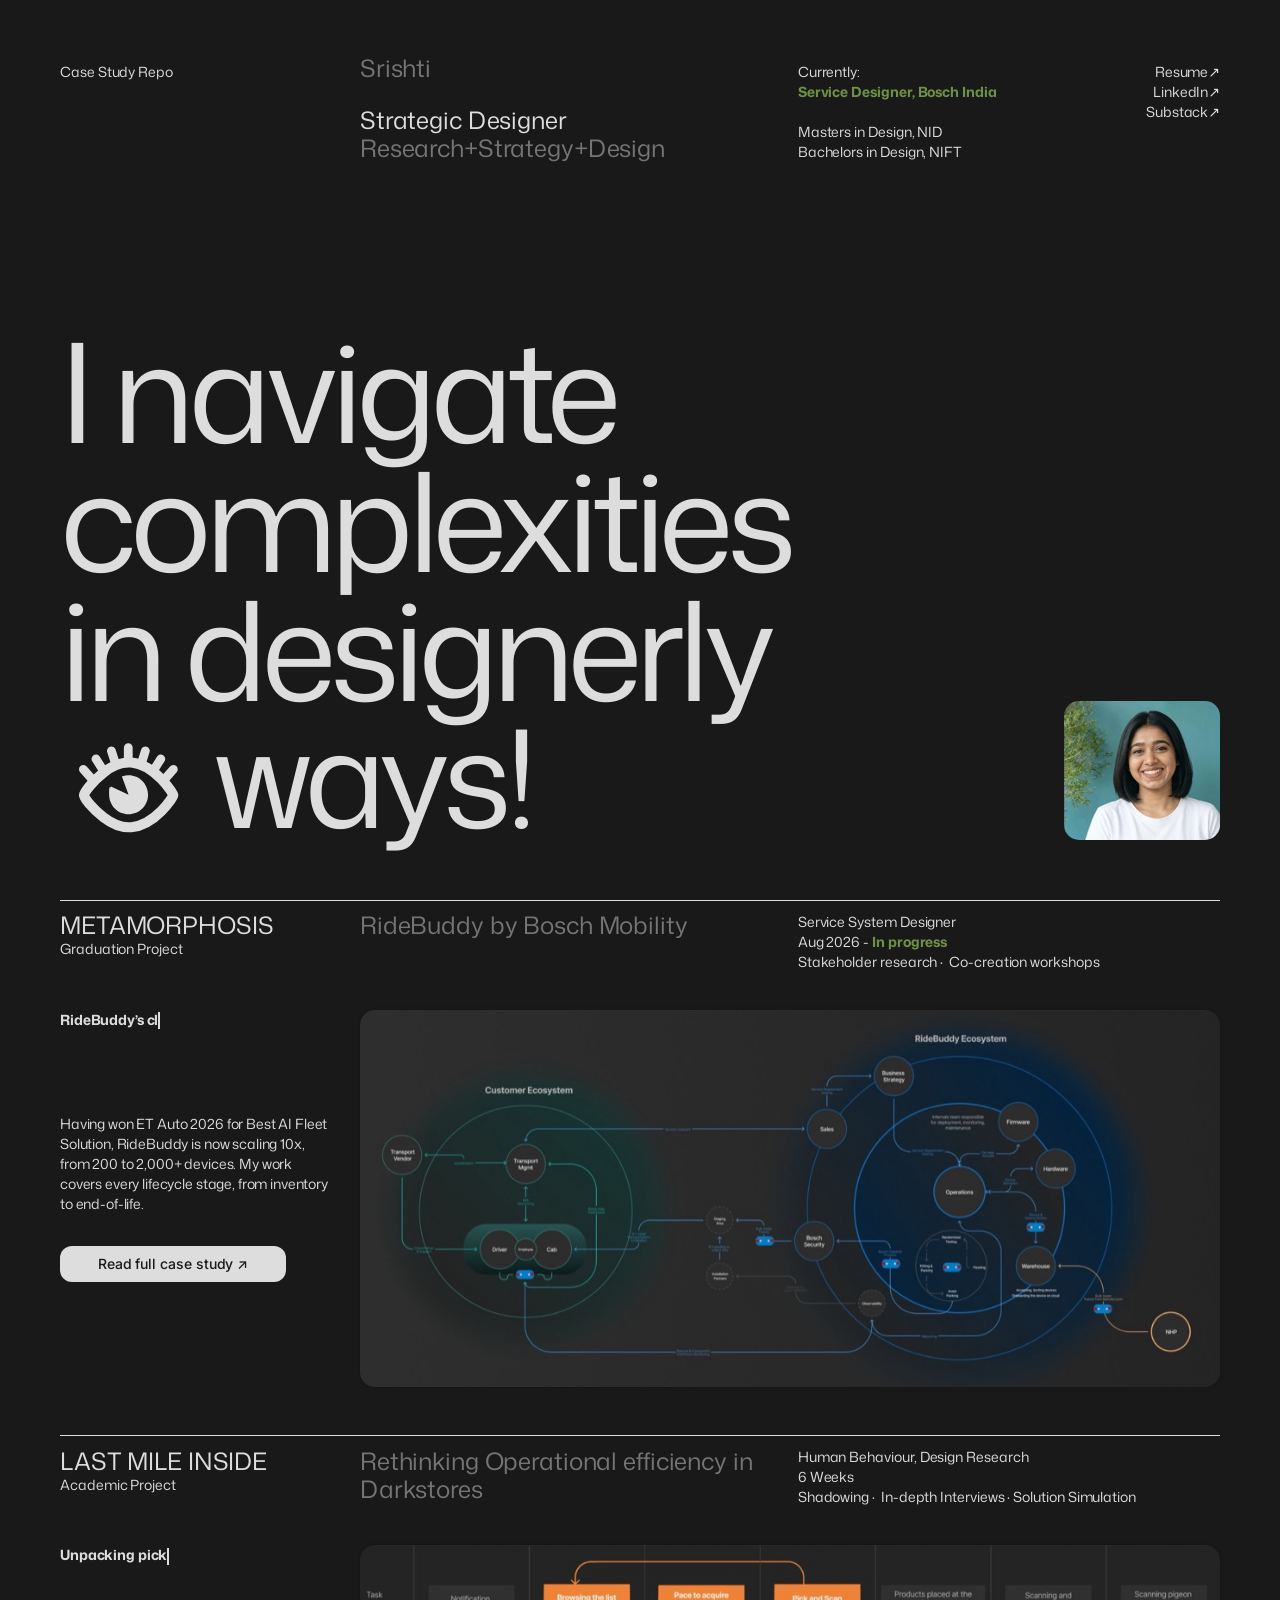
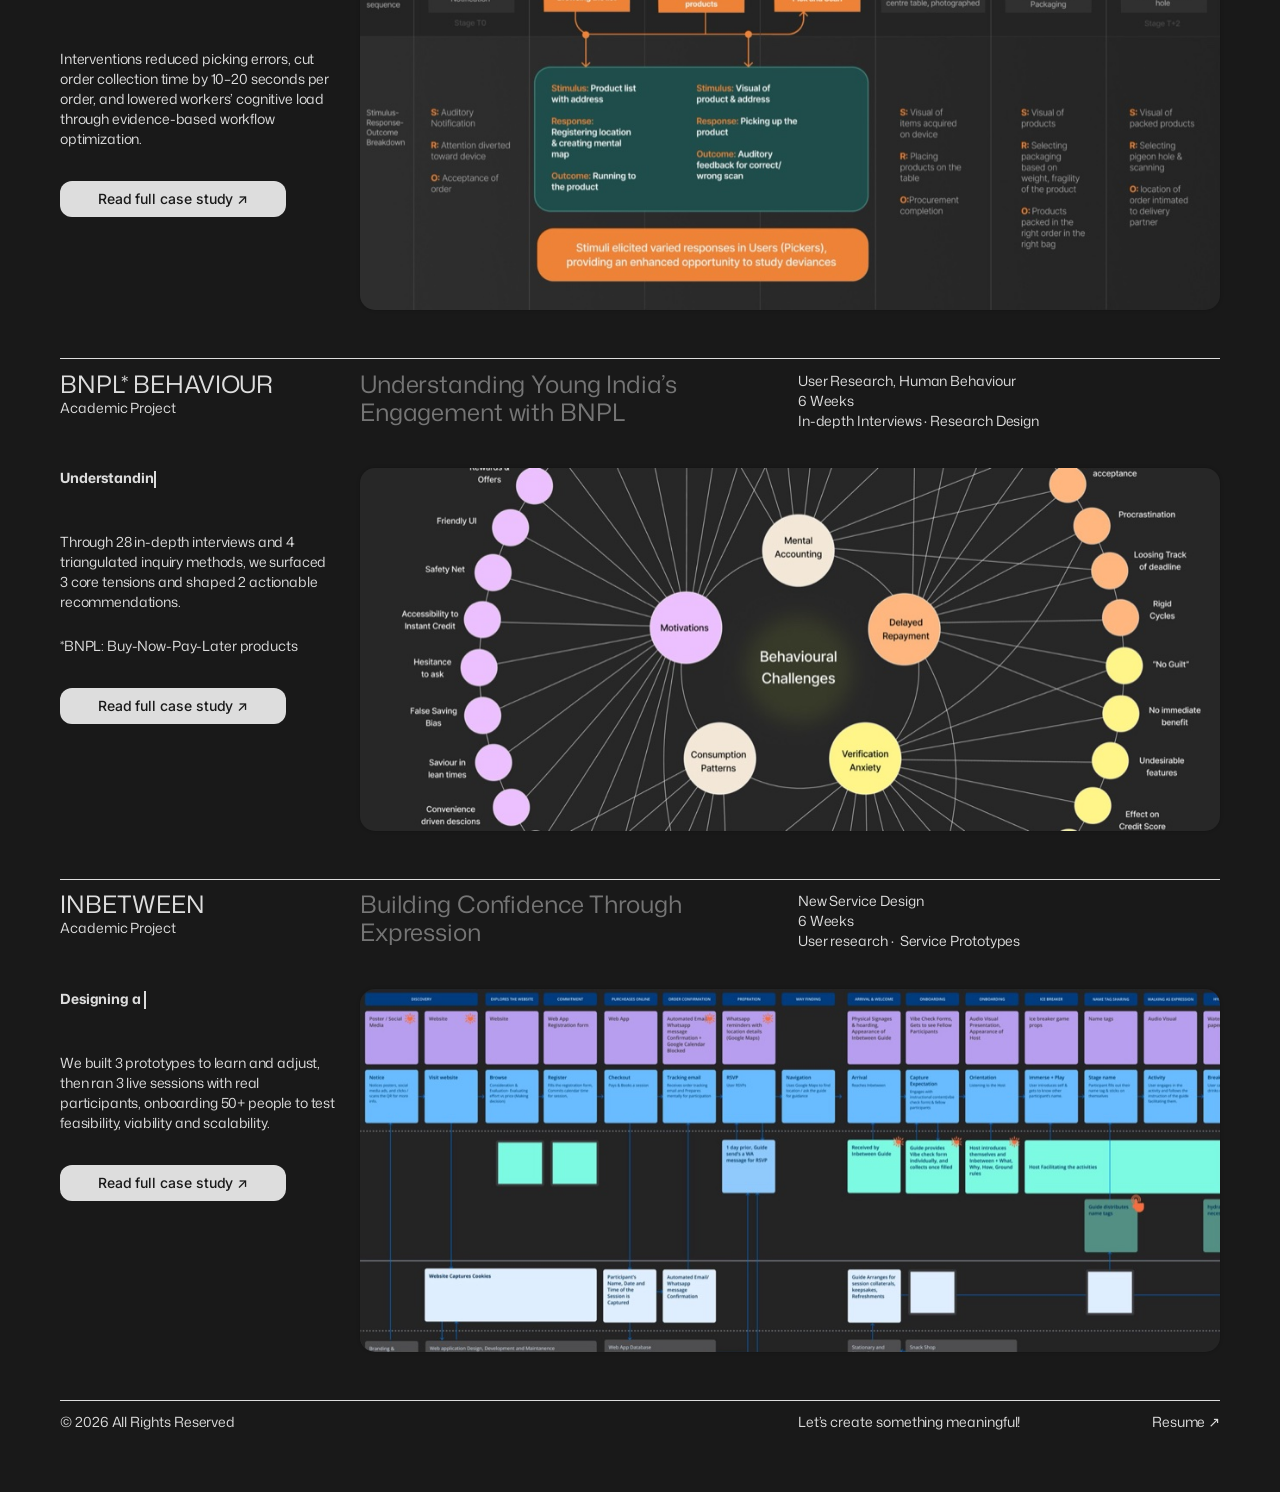
<file: index.html>
<!doctype html>
<html lang="en">
<head>
  <meta charset="utf-8">
  <meta name="viewport" content="width=device-width, initial-scale=1">
  <meta name="color-scheme" content="dark">
  <meta name="theme-color" content="#191919">
  <title>Srishti · Strategic Designer</title>
  <meta name="description" content="Case study repository of Srishti, a strategic designer working across research, strategy and design.">
  <link rel="icon" type="image/png" sizes="32x32" href="assets/icons/favicon-32.png">
  <link rel="icon" type="image/png" sizes="192x192" href="assets/icons/icon-192.png">
  <link rel="apple-touch-icon" href="assets/icons/apple-touch-icon.png">
  <link rel="canonical" href="https://srishtis.work/">
  <meta property="og:type" content="website">
  <meta property="og:url" content="https://srishtis.work/">
  <meta property="og:site_name" content="Srishti · Case Study Repo">
  <meta property="og:title" content="Srishti · Strategic Designer">
  <meta property="og:description" content="Case study repository of Srishti, a strategic designer working across research, strategy and design.">
  <meta property="og:image" content="https://srishtis.work/assets/share/home.jpg">
  <meta property="og:image:width" content="1200">
  <meta property="og:image:height" content="630">
  <meta property="og:image:alt" content="“I navigate complexities in designerly ways!” beside a photo of Srishti">
  <meta name="twitter:card" content="summary_large_image">
  <link rel="preconnect" href="https://fonts.googleapis.com">
  <link rel="preconnect" href="https://fonts.gstatic.com" crossorigin>
  <link rel="stylesheet" href="https://fonts.googleapis.com/css2?family=Mona+Sans:wght@400;700&family=Inter:wght@500&display=swap">
  <link rel="stylesheet" href="styles.css">
</head>
<body>
  <div class="page">
    <!-- Header and hero together fill the browser window -->
    <div class="intro">
      <!-- Figma 53:3513 · Header 1 -->
      <header class="site-header">
        <p class="site-header__repo">Case Study Repo</p>

        <div class="site-header__identity">
          <p class="is-muted">Srishti</p>
          <p class="site-header__role">Strategic Designer</p>
          <p class="is-muted">Research+<wbr>Strategy+<wbr>Design</p>
        </div>

        <div class="site-header__status">
          <p>Currently:</p>
          <p class="site-header__current">Service Designer, Bosch India</p>
          <p class="site-header__education">Masters in Design, NID</p>
          <p>Bachelors in Design, NIFT</p>
        </div>

        <nav class="site-header__links" aria-label="Elsewhere">
          <a href="https://docs.google.com/document/d/1N4HZvbiK7__q2nO2KZzqvmrJiSM6603BOmvfcZcDiYc/edit?usp=sharing" target="_blank" rel="noopener">Resume↗</a>
          <a href="https://www.linkedin.com/in/srishti111/" target="_blank" rel="noopener">LinkedIn↗</a>
          <a href="https://substack.com/@manchalie" target="_blank" rel="noopener">Substack↗</a>
        </nav>
      </header>

      <!-- Figma 53:3520 · Hero -->
      <section class="hero" aria-label="Introduction">
        <h1 class="hero__title">
          I navigate<br>
          complexities<br>
          in designerly<br>
          <span class="hero__last"><img class="hero__eye" src="assets/eye.svg" alt="" width="90" height="80">      ways!</span>
        </h1>

        <!-- Figma 113:10870 -->
        <img class="hero__photo" src="assets/portrait-156.jpg" srcset="assets/portrait-312.jpg 2x, assets/portrait-468.jpg 3x" alt="Portrait of Srishti" width="156" height="139">
      </section>
    </div>

    <main>
      <!-- Figma 53:4417 + 53:4426 · Metamorphosis -->
      <article class="project" aria-labelledby="project-ridebuddy">
        <header class="project__header">
          <div class="project__name">
            <p class="project__codename">METAMORPHOSIS</p>
            <p class="project__kind">Graduation Project</p>
          </div>
          <h2 class="project__title" id="project-ridebuddy">RideBuddy by Bosch Mobility</h2>
          <ul class="project__meta">
            <li>Service System Designer</li>
            <li>Aug 2026 - <strong class="project__status">In progress</strong></li>
            <li>Stakeholder research ·&nbsp; Co-creation workshops</li>
          </ul>
        </header>

        <div class="project__body">
          <div class="project__content">
            <div class="project__text">
              <h3 class="project__lede">RideBuddy’s client growth outpaced the operations behind it. I’m designing the service system that lets this in-cabin safety product scale reliably.</h3>
              <p>Having won ET Auto 2026 for Best AI Fleet Solution, RideBuddy is now scaling 10x, from 200 to 2,000+ devices. My work covers every lifecycle stage, from inventory to end-of-life.</p>
            </div>
            <a class="button" href="metamorphosis.html">Read full case study ↗</a>
          </div>
          <div class="project__media project__media--ridebuddy">
            <img src="assets/ridebuddy-ecosystem-map-dark-1000.jpg" srcset="assets/ridebuddy-ecosystem-map-dark-1000.jpg 1000w, assets/ridebuddy-ecosystem-map-dark.jpg 1967w" sizes="(max-width: 1023px) 100vw, 74vw" alt="RideBuddy service ecosystem map" width="1967" height="863" loading="lazy">
          </div>
        </div>
      </article>

      <!-- Figma 53:4443 + 53:4452 · Last Mile Inside -->
      <article class="project" aria-labelledby="project-darkstores">
        <header class="project__header">
          <div class="project__name">
            <p class="project__codename">LAST MILE INSIDE</p>
            <p class="project__kind">Academic Project</p>
          </div>
          <h2 class="project__title" id="project-darkstores">Rethinking Operational efficiency in Darkstores</h2>
          <ul class="project__meta">
            <li>Human Behaviour, Design Research</li>
            <li>6 Weeks</li>
            <li>Shadowing ·&nbsp; In-depth Interviews · Solution Simulation</li>
          </ul>
        </header>

        <div class="project__body">
          <div class="project__content">
            <div class="project__text">
              <h3 class="project__lede">Unpacking picker workflows in darkstores. Mapping how pickers work under pressure, then fixing what slows them down.</h3>
              <p>Interventions reduced picking errors, cut order collection time by 10–20 seconds per order, and lowered workers’ cognitive load through evidence-based workflow optimization.</p>
            </div>
            <a class="button" href="last-mile-inside.html">Read full case study ↗</a>
          </div>
          <div class="project__media project__media--darkstores">
            <img src="assets/darkstores-sro-breakdown-dark-1000.jpg" srcset="assets/darkstores-sro-breakdown-dark-1000.jpg 1000w, assets/darkstores-sro-breakdown-dark.jpg 1967w" sizes="(max-width: 1023px) 100vw, 74vw" alt="Stimulus–response–outcome breakdown of each step in a darkstore picker’s task" width="1967" height="835" loading="lazy">
          </div>
        </div>
      </article>

      <!-- Figma 53:4468 + 53:4477 · BNPL Behaviour -->
      <article class="project" aria-labelledby="project-bnpl">
        <header class="project__header">
          <div class="project__name">
            <p class="project__codename">BNPL* BEHAVIOUR</p>
            <p class="project__kind">Academic Project</p>
          </div>
          <h2 class="project__title" id="project-bnpl">Understanding Young India’s Engagement with BNPL</h2>
          <ul class="project__meta">
            <li>User Research, Human Behaviour</li>
            <li>6 Weeks</li>
            <li>In-depth Interviews · Research Design</li>
          </ul>
        </header>

        <div class="project__body">
          <div class="project__content">
            <div class="project__text">
              <h3 class="project__lede">Understanding BNPL behavior to design more responsible experiences</h3>
              <p>Through 28 in-depth interviews and 4 triangulated inquiry methods, we surfaced 3 core tensions and shaped 2 actionable recommendations.</p>
              <p>*BNPL: Buy-Now-Pay-Later products</p>
            </div>
            <a class="button" href="bnpl-behaviour.html">Read full case study ↗</a>
          </div>
          <div class="project__media project__media--bnpl">
            <img src="assets/bnpl-behaviour-map-dark-1000.jpg" srcset="assets/bnpl-behaviour-map-dark-1000.jpg 1000w, assets/bnpl-behaviour-map-dark.jpg 1962w" sizes="(max-width: 1023px) 100vw, 74vw" alt="Map of behavioural challenges in BNPL usage" width="1962" height="827" loading="lazy">
          </div>
        </div>
      </article>

      <!-- Figma 61:10512 + 53:4503 · Inbetween -->
      <article class="project" aria-labelledby="project-inbetween">
        <header class="project__header">
          <div class="project__name">
            <p class="project__codename">INBETWEEN</p>
            <p class="project__kind">Academic Project</p>
          </div>
          <h2 class="project__title" id="project-inbetween">Building Confidence Through Expression</h2>
          <ul class="project__meta">
            <li>New Service Design</li>
            <li>6 Weeks</li>
            <li>User research ·&nbsp; Service Prototypes</li>
          </ul>
        </header>

        <div class="project__body">
          <div class="project__content">
            <div class="project__text">
              <h3 class="project__lede">Designing a service for healthy self-expression through co-creation</h3>
              <p>We built 3 prototypes to learn and adjust, then ran 3 live sessions with real participants, onboarding 50+ people to test feasibility, viability and scalability.</p>
            </div>
            <a class="button" href="inbetween.html">Read full case study ↗</a>
          </div>
          <!-- Figma 53:4520: screenshot plus seven blocks drawn over it -->
          <div class="project__media project__media--inbetween">
            <img src="assets/inbetween-service-blueprint-dark-1000.jpg" srcset="assets/inbetween-service-blueprint-dark-1000.jpg 1000w, assets/inbetween-service-blueprint-dark.jpg 1962w" sizes="(max-width: 1023px) 100vw, 74vw" alt="Inbetween service blueprint" width="1962" height="827" loading="lazy">
          </div>
        </div>
      </article>
    </main>

    <!-- Figma 61:10482 · Footer -->
    <footer class="site-footer">
      <p>© 2026 All Rights Reserved</p>
      <p class="site-footer__tagline">Let’s create something meaningful!</p>
      <a class="site-footer__link" href="https://docs.google.com/document/d/1N4HZvbiK7__q2nO2KZzqvmrJiSM6603BOmvfcZcDiYc/edit?usp=sharing" target="_blank" rel="noopener">Resume ↗</a>
      <img class="site-footer__photo" src="assets/portrait-156.jpg" srcset="assets/portrait-312.jpg 2x, assets/portrait-468.jpg 3x" alt="Portrait of Srishti" width="156" height="139" loading="lazy">
    </footer>
  </div>
  <script src="typewriter.js" defer></script>
</body>
</html>
</file>
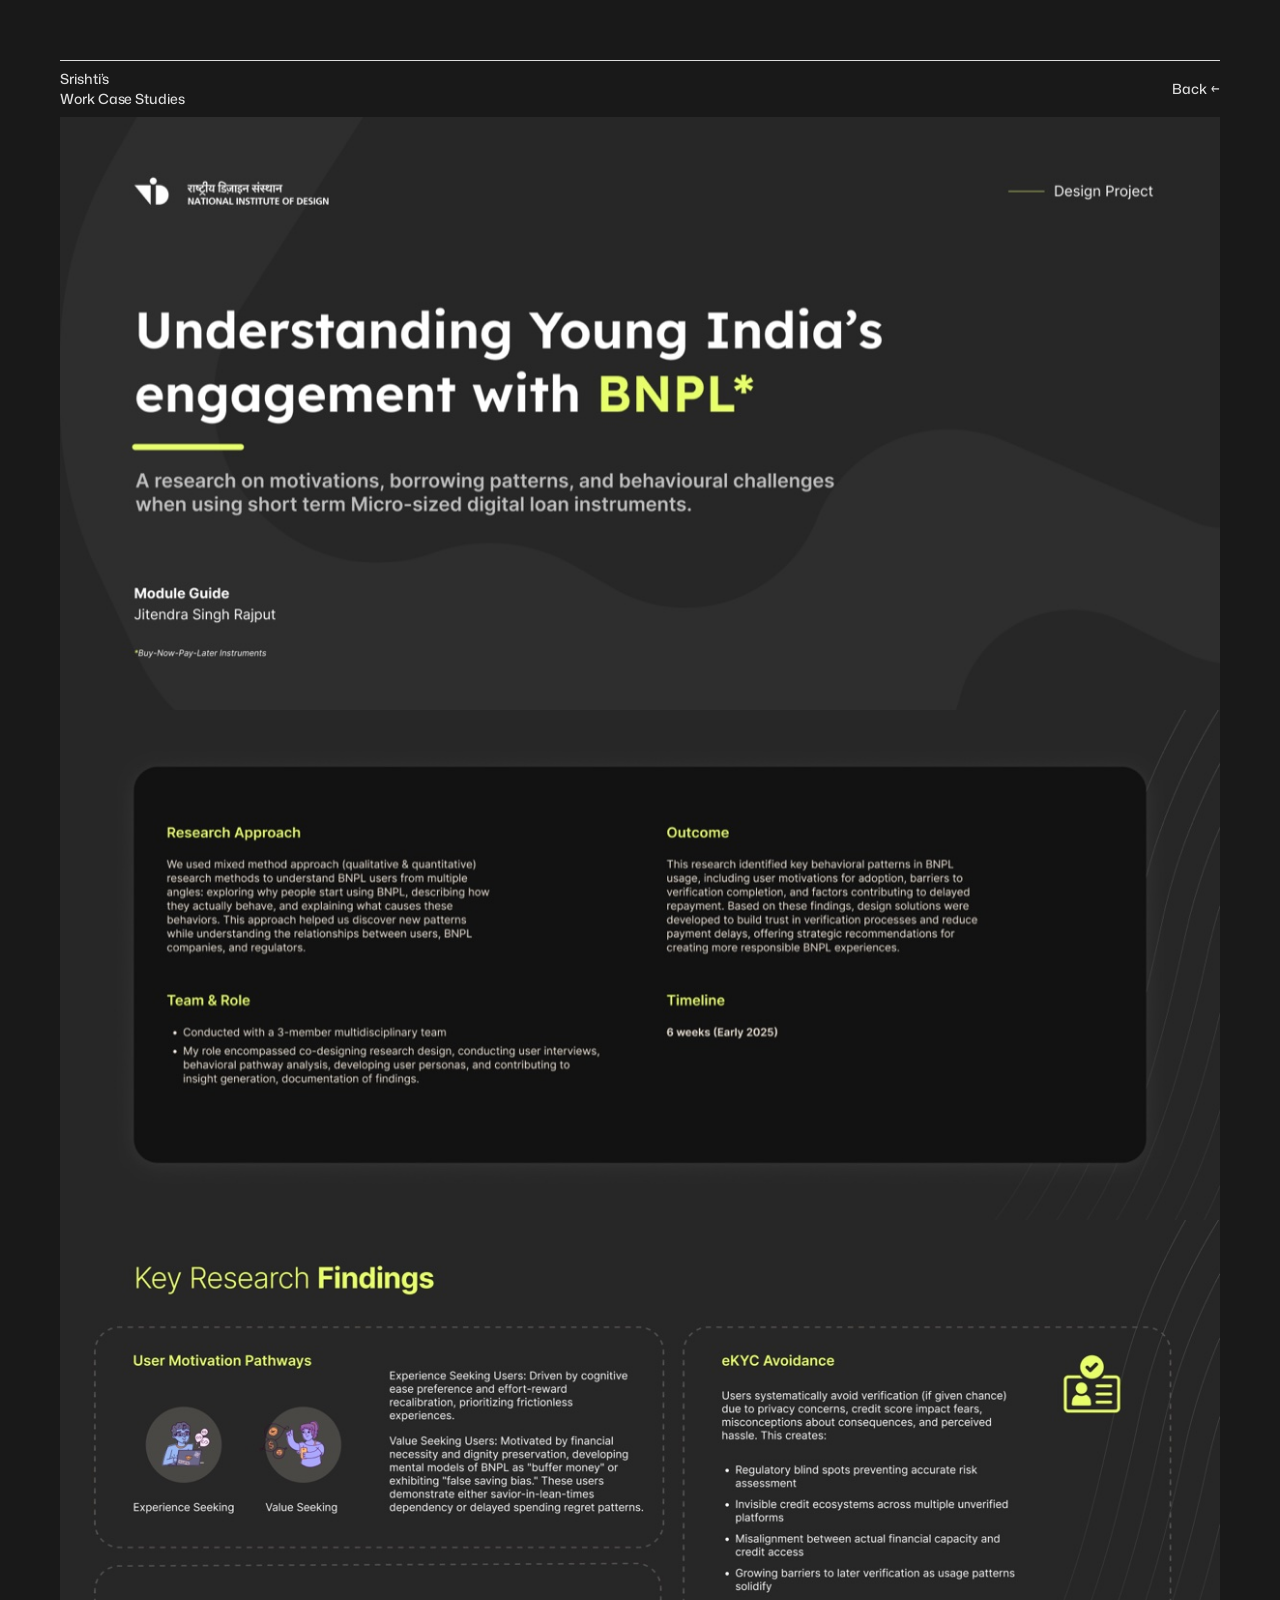
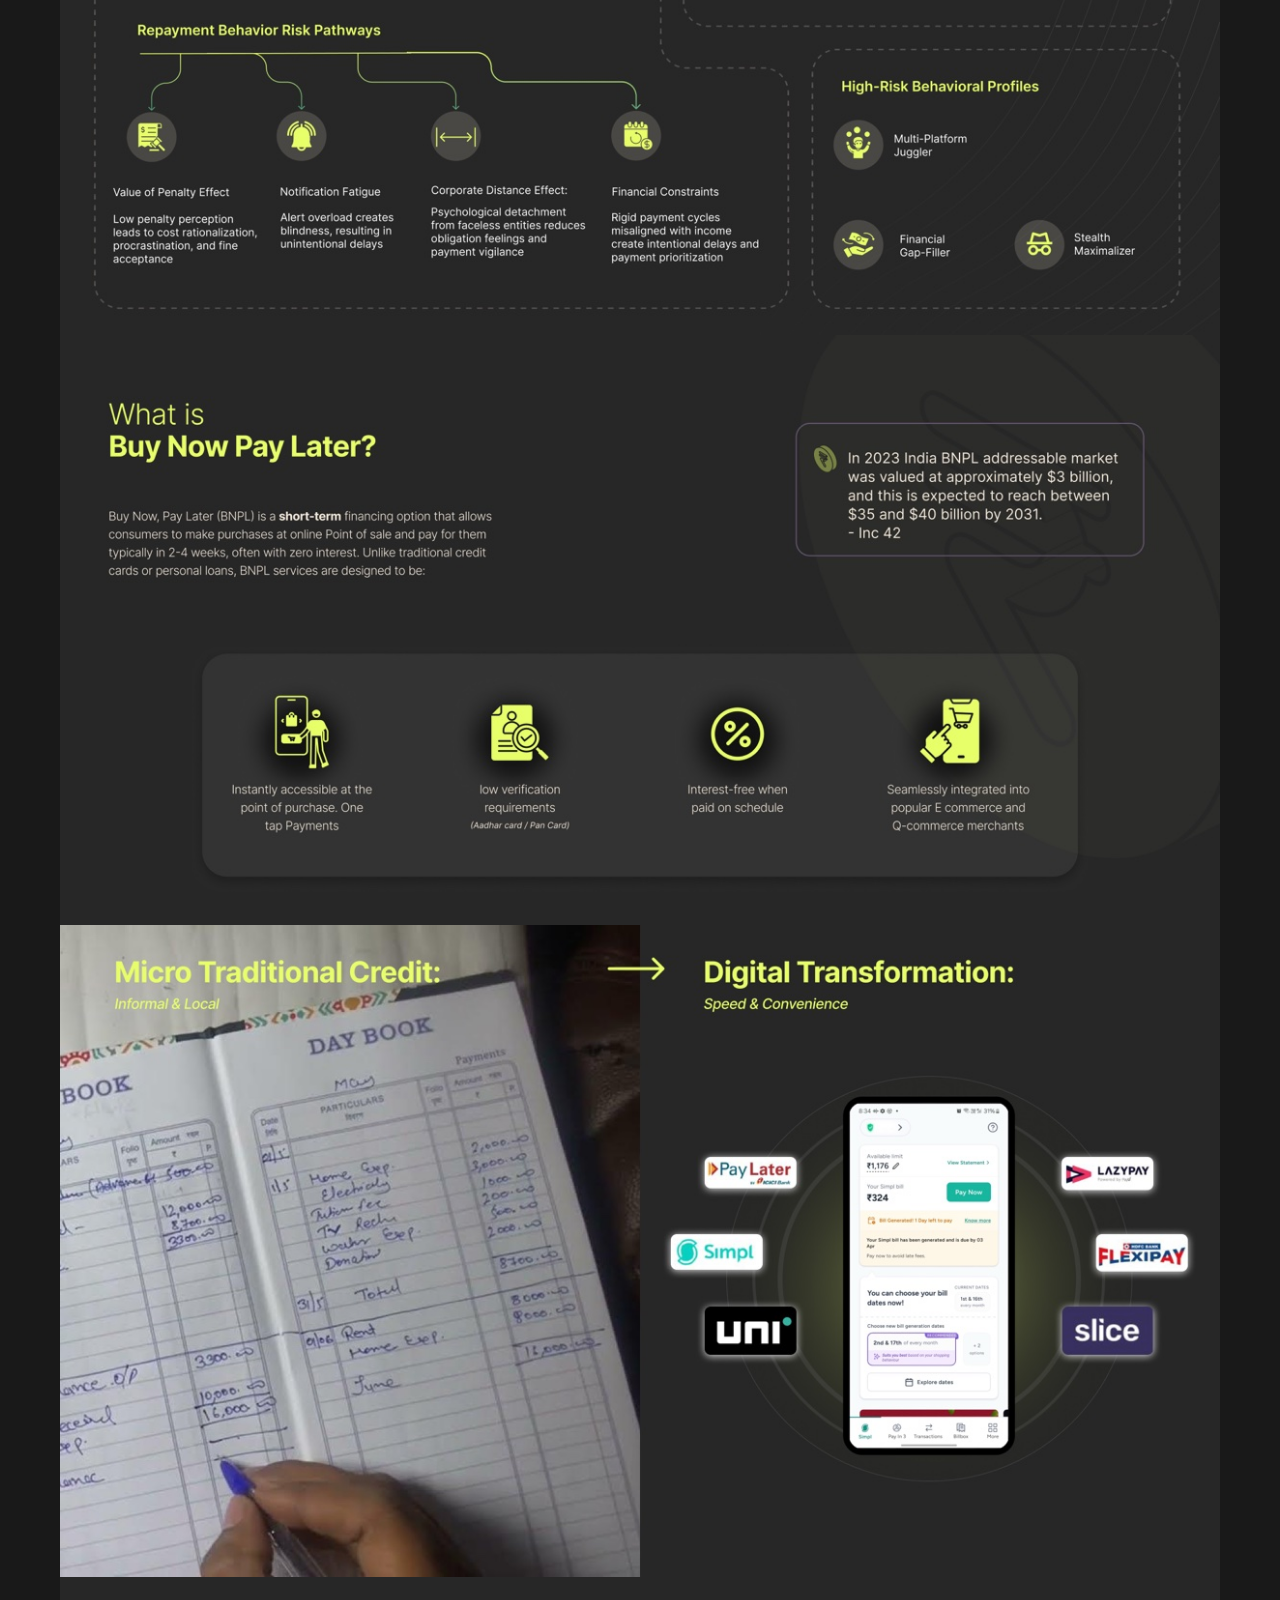
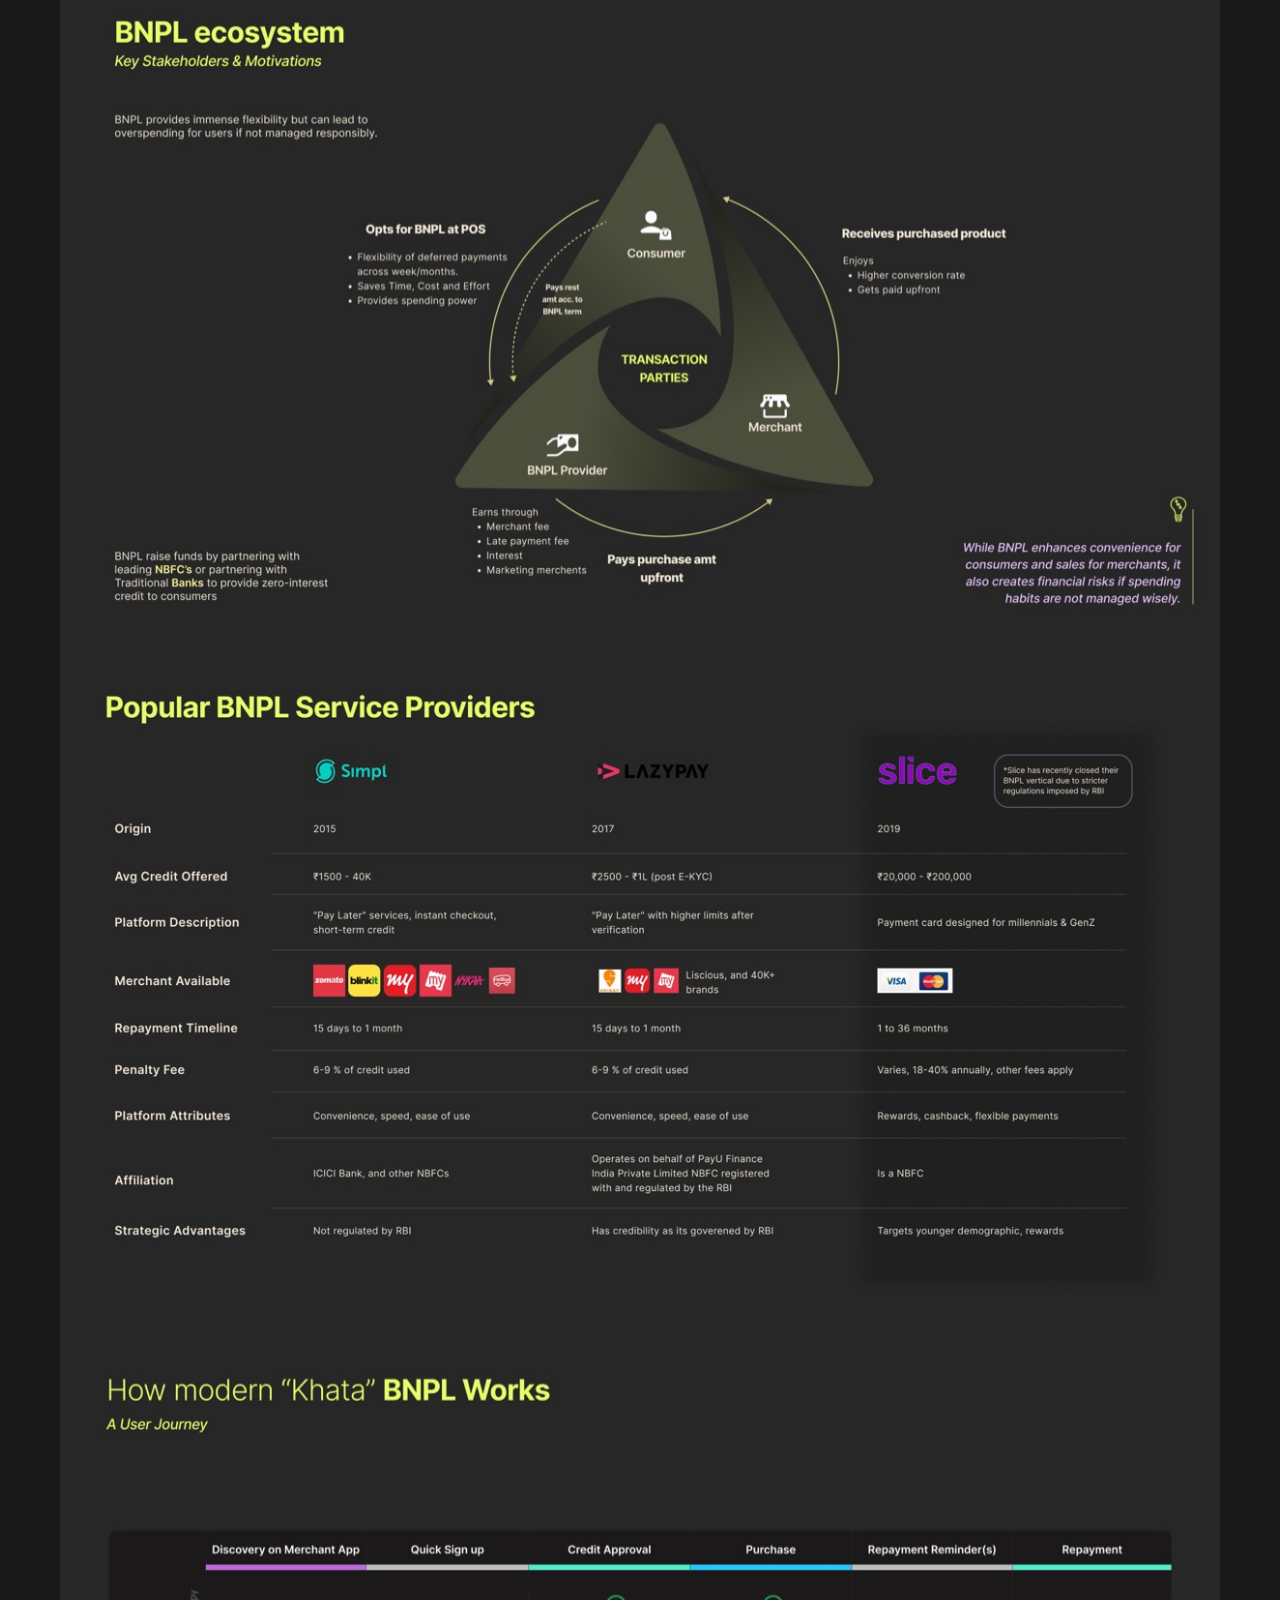
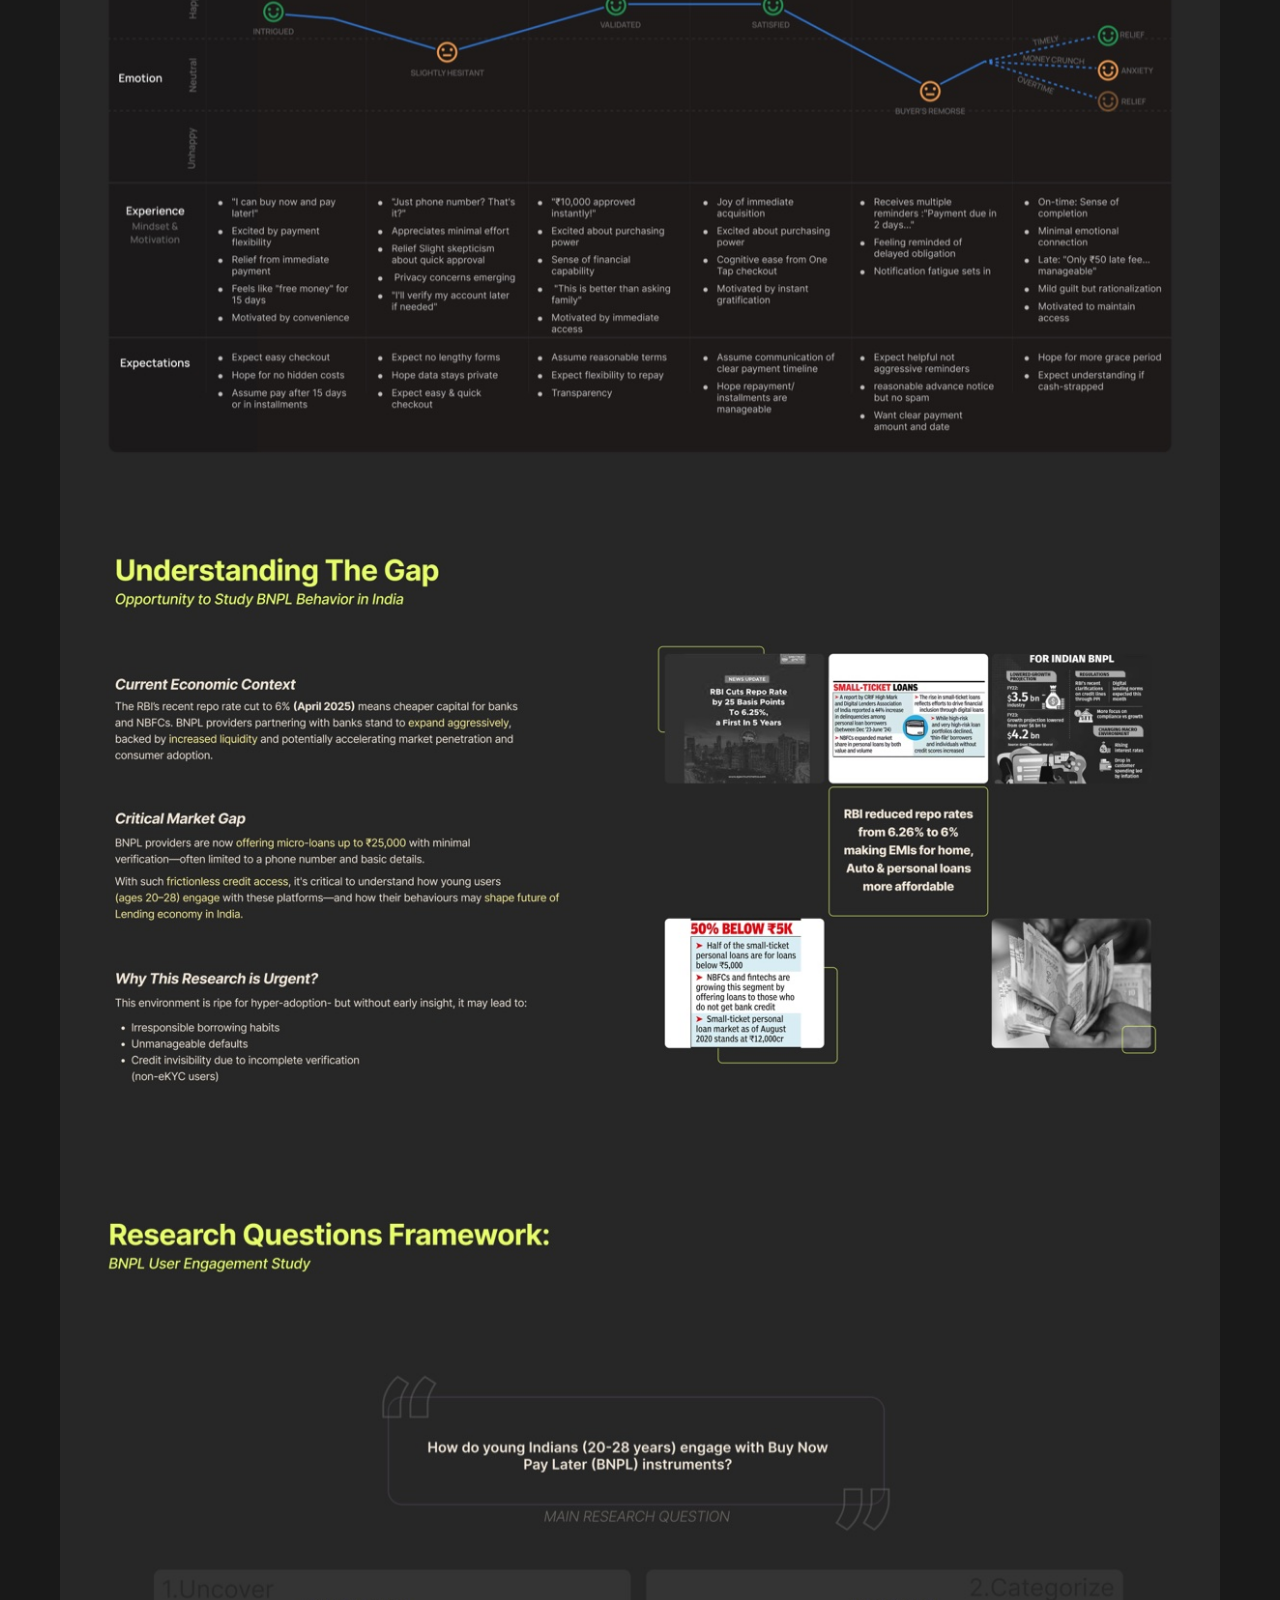
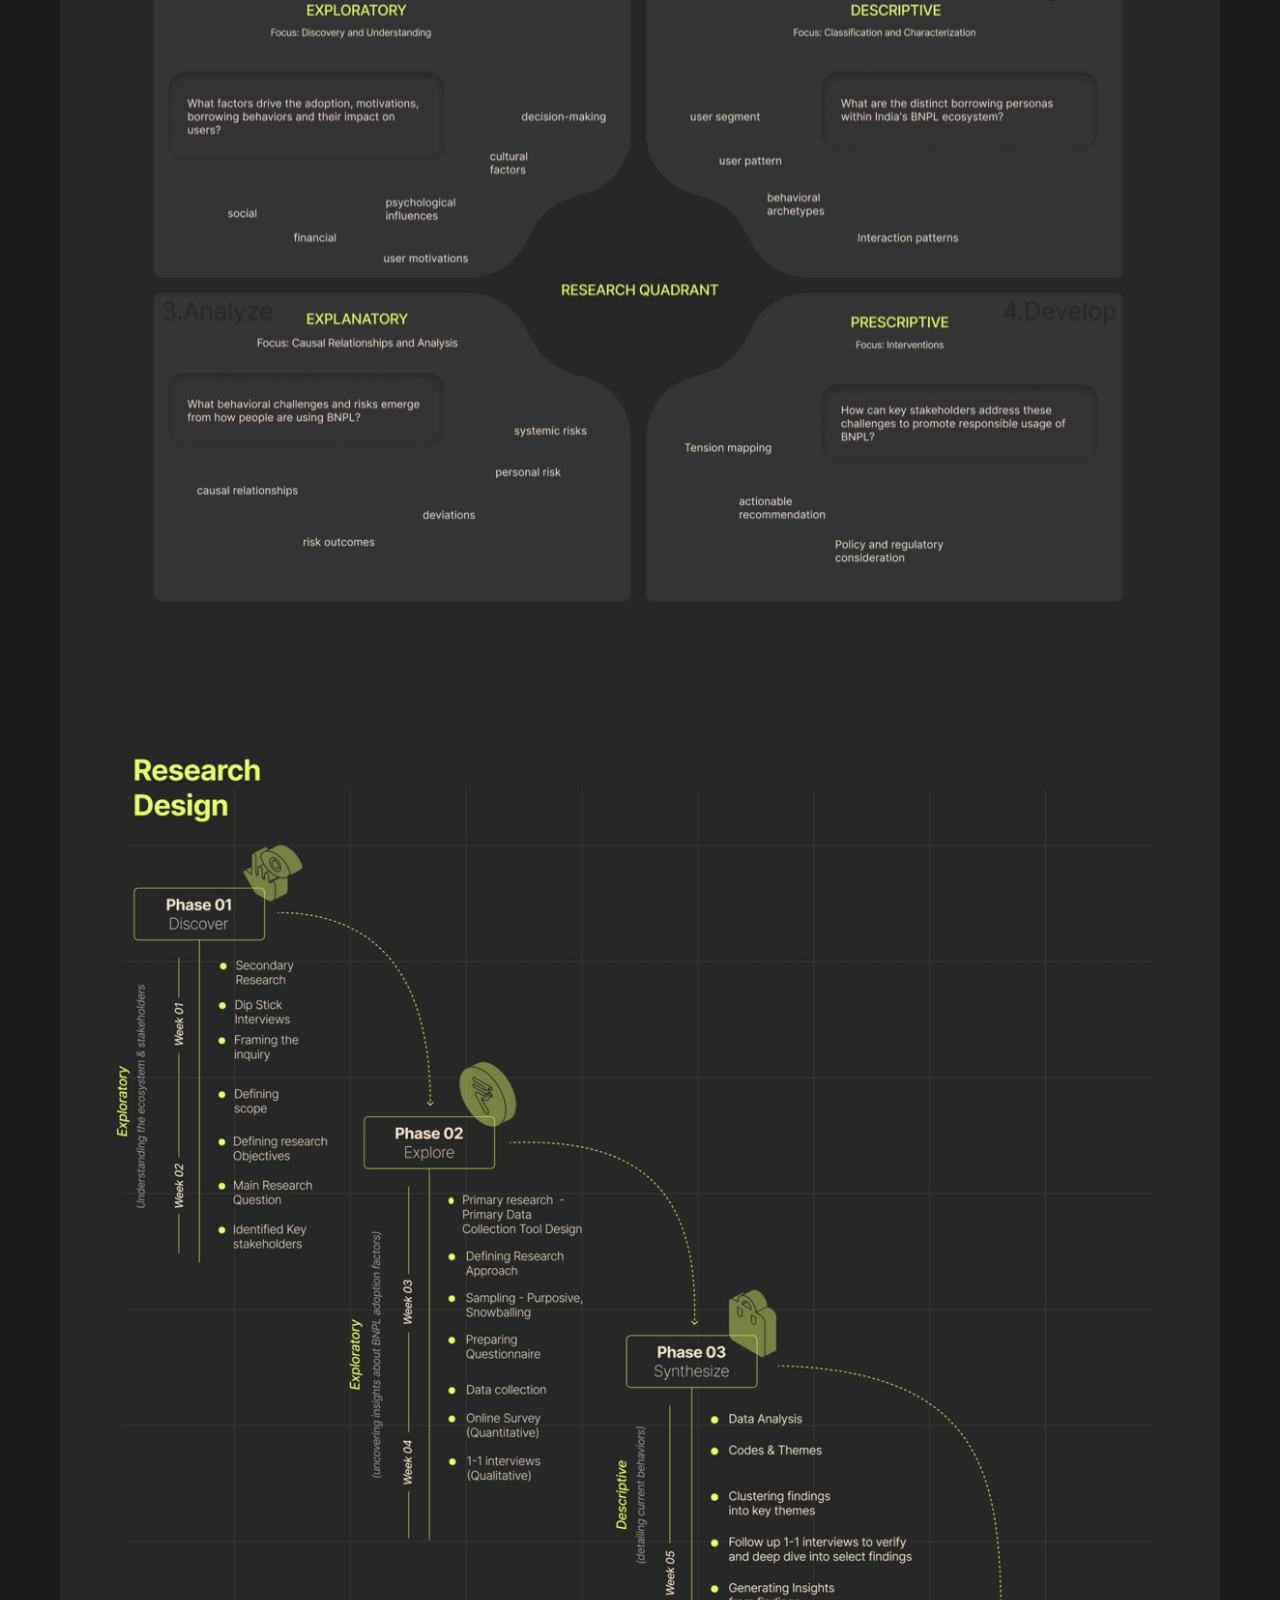
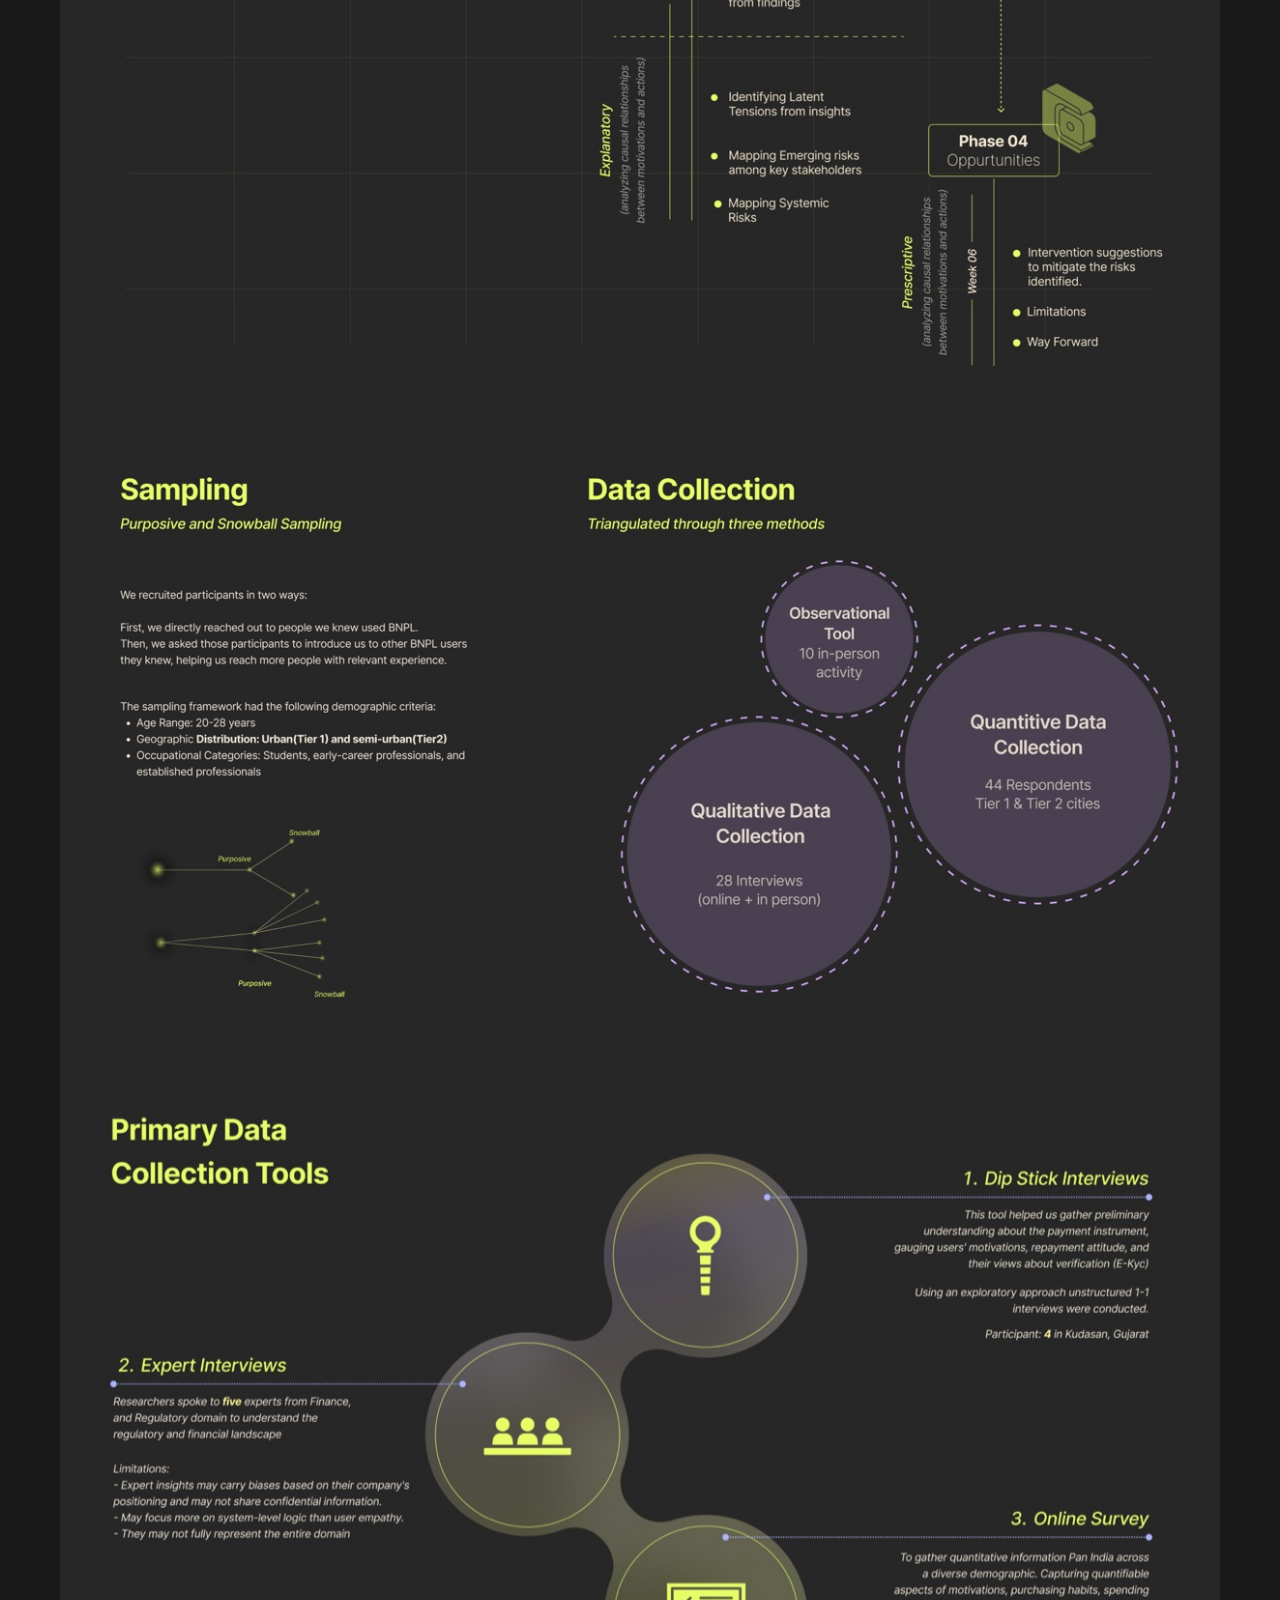
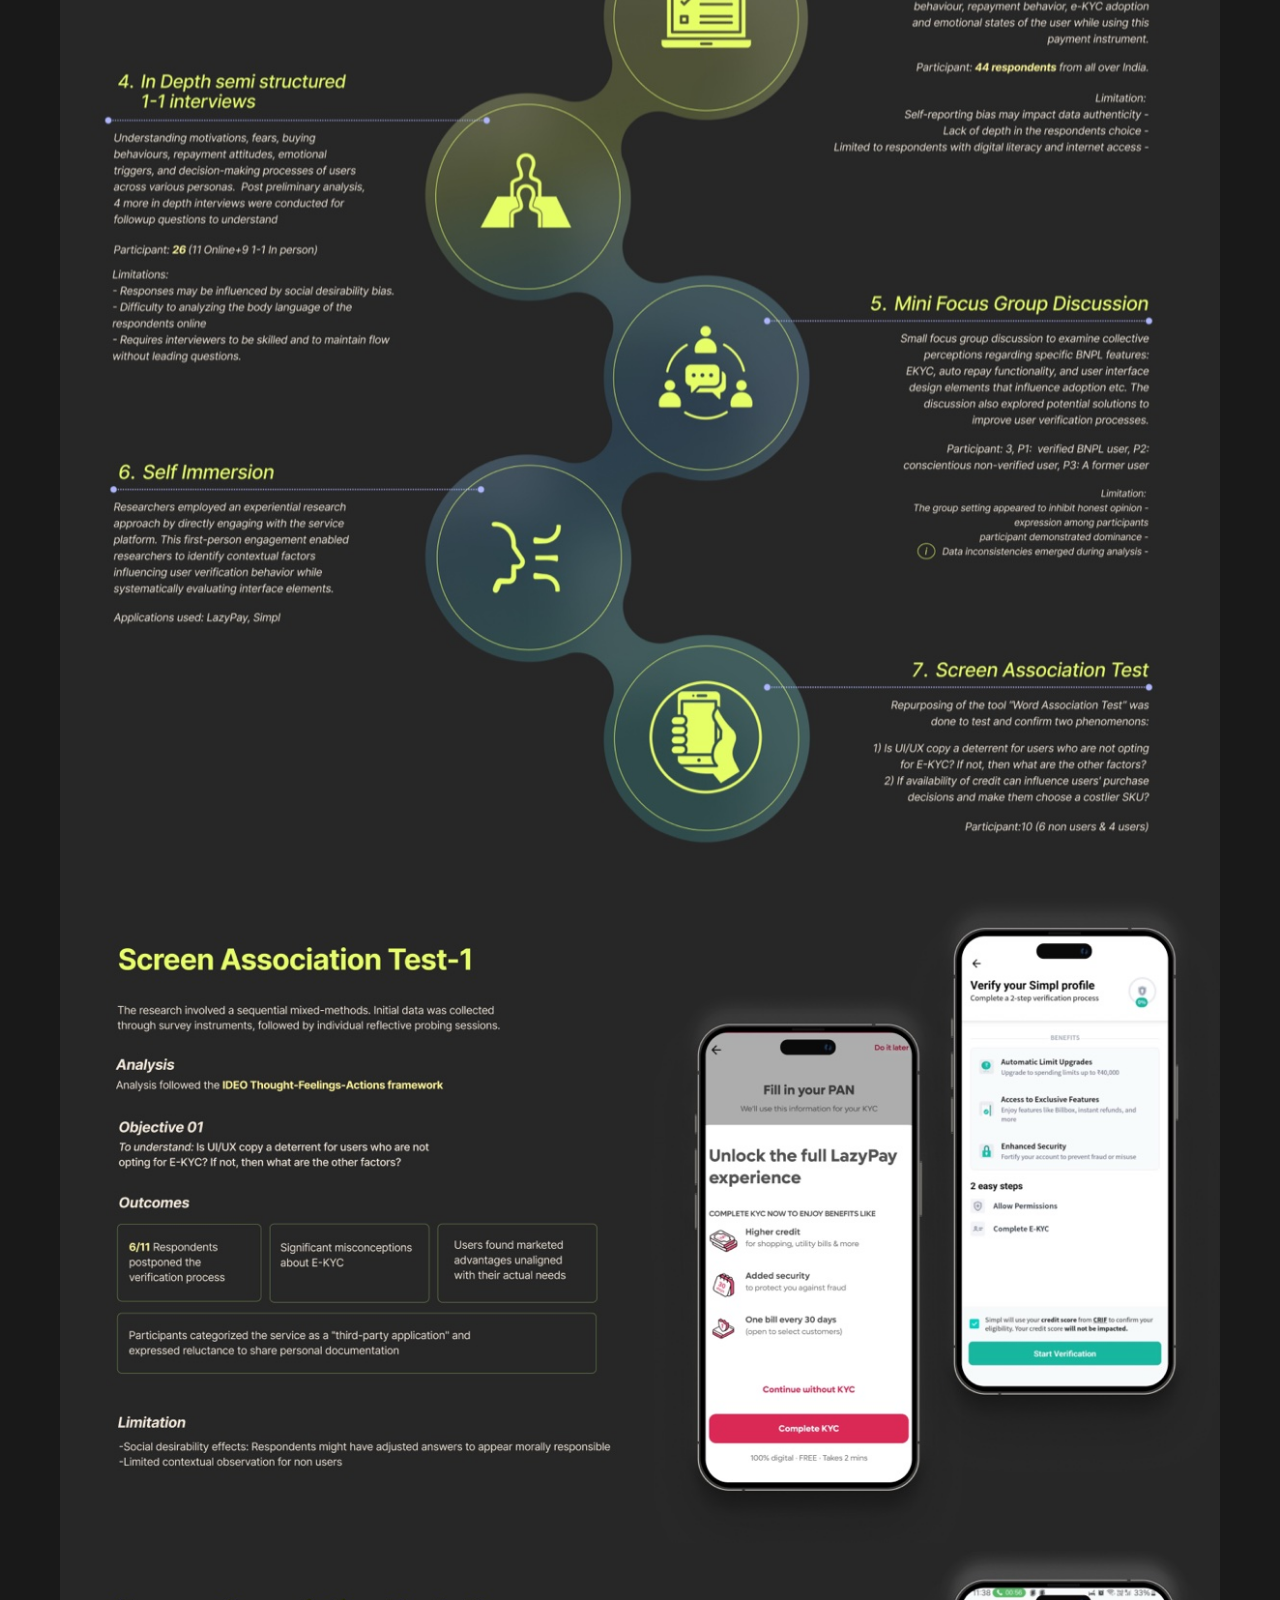
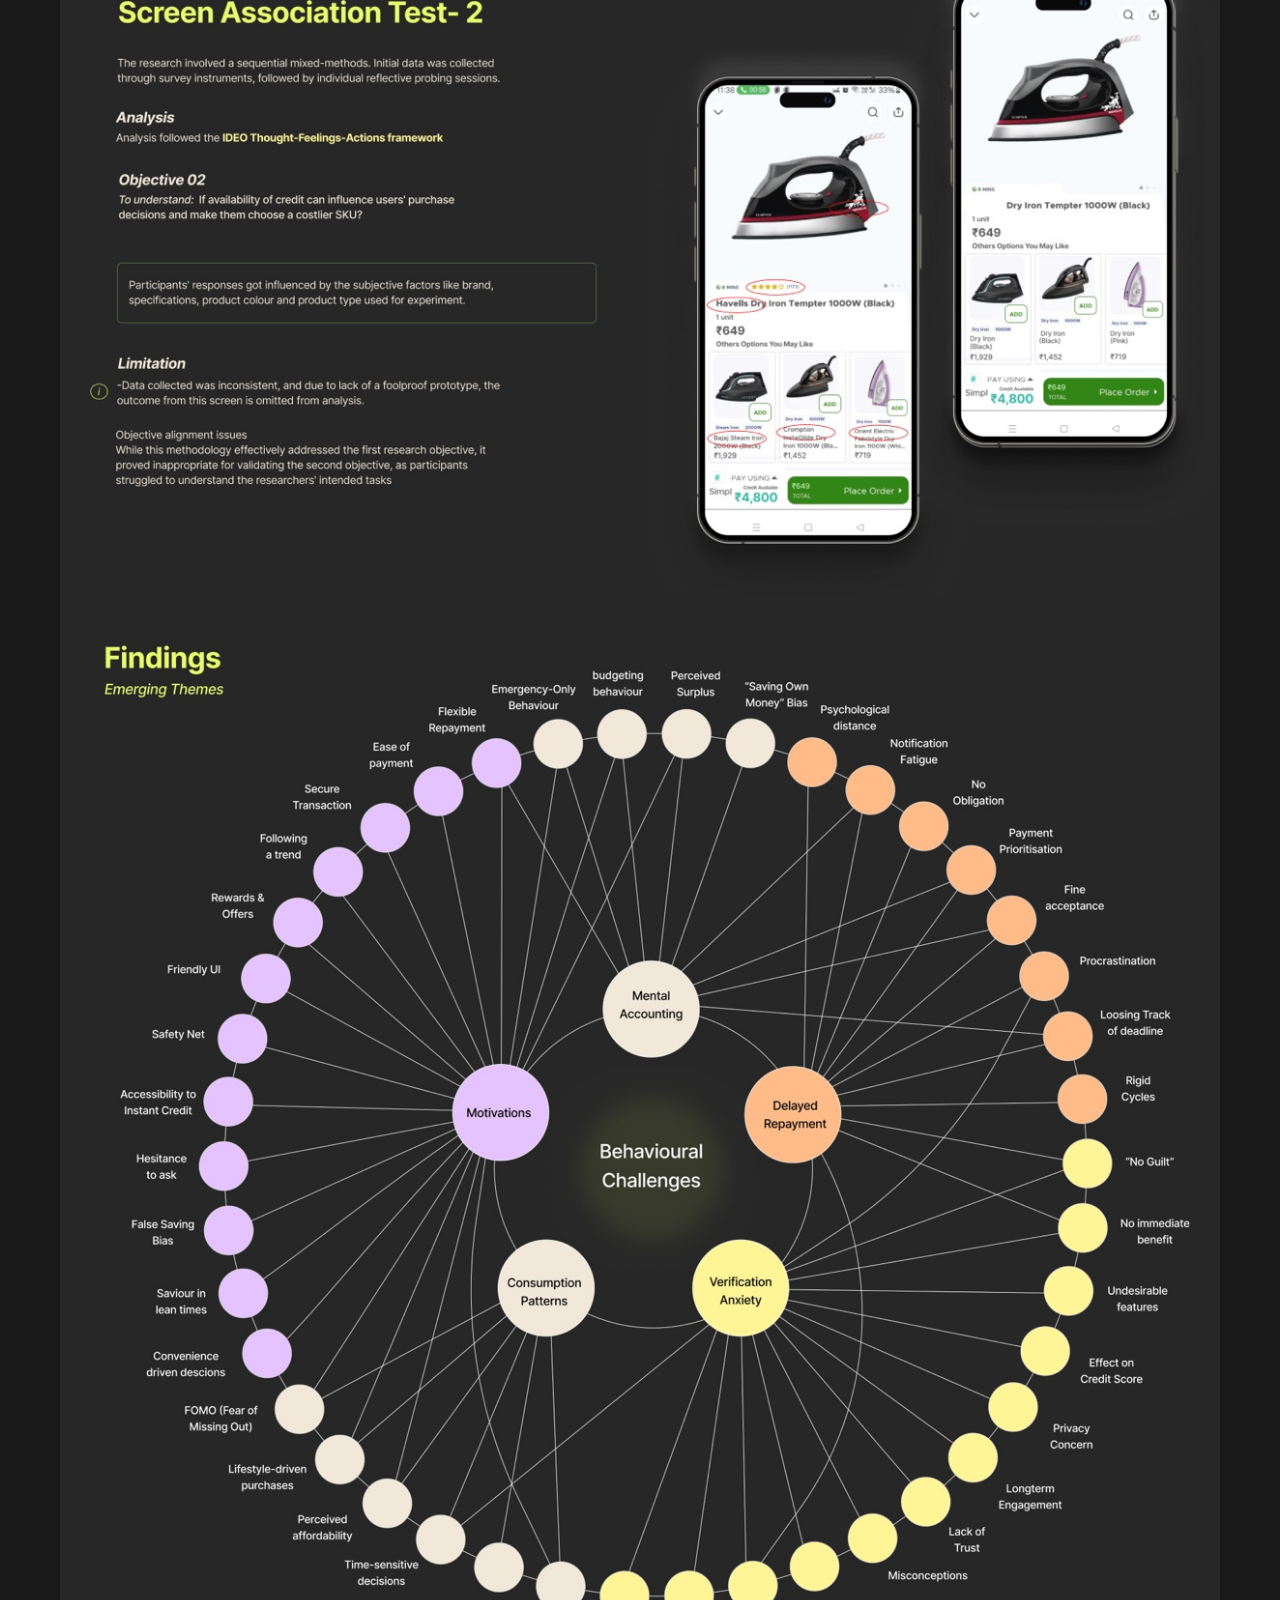
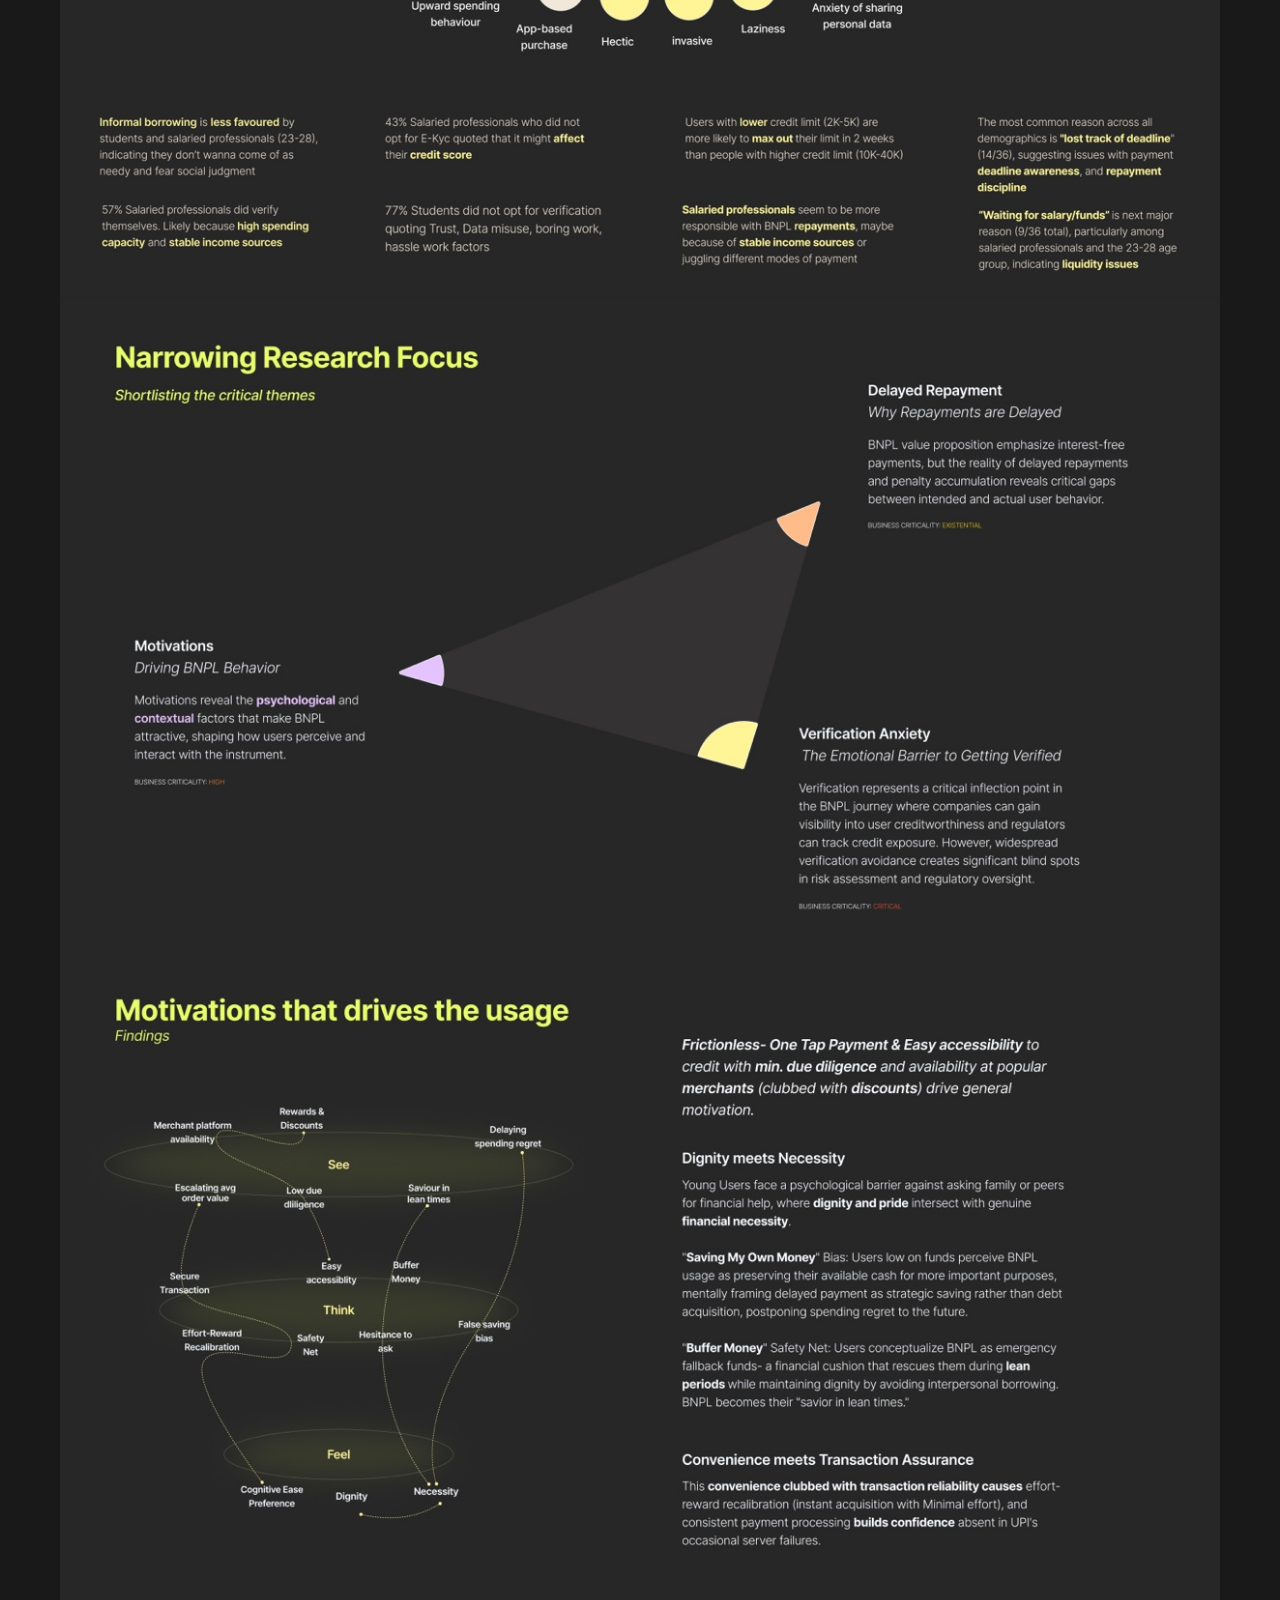
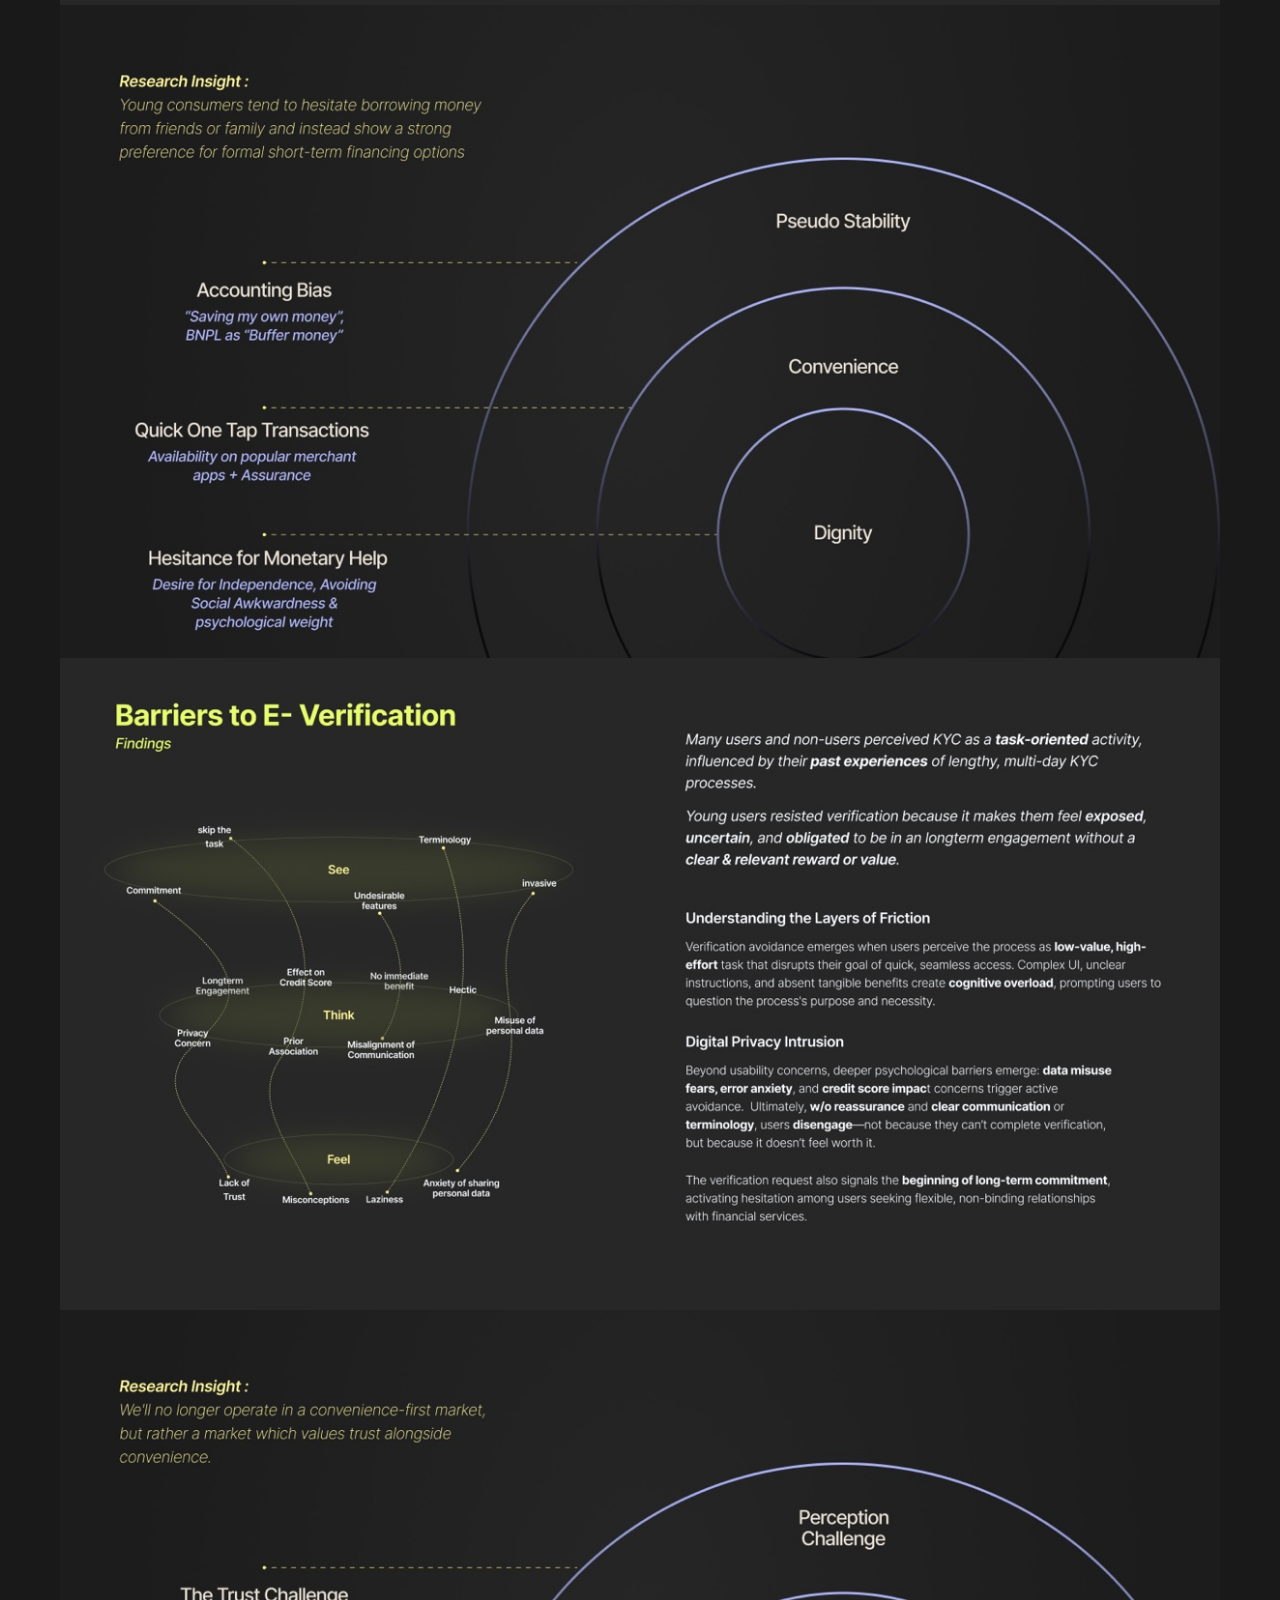
<file: bnpl-behaviour.html>
<!doctype html>
<html lang="en">
<head>
  <meta charset="utf-8">
  <meta name="viewport" content="width=device-width, initial-scale=1">
  <meta name="color-scheme" content="dark">
  <meta name="theme-color" content="#191919">
  <title>BNPL Behaviour · Srishti</title>
  <meta name="description" content="Case study: how young adults in India use Buy-Now-Pay-Later, and why they avoid verification.">
  <link rel="icon" type="image/png" sizes="32x32" href="assets/icons/favicon-32.png">
  <link rel="icon" type="image/png" sizes="192x192" href="assets/icons/icon-192.png">
  <link rel="apple-touch-icon" href="assets/icons/apple-touch-icon.png">
  <link rel="canonical" href="https://srishtis.work/bnpl-behaviour.html">
  <meta property="og:type" content="article">
  <meta property="og:url" content="https://srishtis.work/bnpl-behaviour.html">
  <meta property="og:site_name" content="Srishti · Case Study Repo">
  <meta property="og:title" content="BNPL Behaviour · Srishti">
  <meta property="og:description" content="Case study: how young adults in India use Buy-Now-Pay-Later, and why they avoid verification.">
  <meta property="og:image" content="https://srishtis.work/assets/case-studies/bnpl/01-1200.jpg">
  <meta property="og:image:width" content="1200">
  <meta property="og:image:height" content="614">
  <meta property="og:image:alt" content="First slide of the BNPL Behaviour case study">
  <meta name="twitter:card" content="summary_large_image">
  <link rel="preconnect" href="https://fonts.googleapis.com">
  <link rel="preconnect" href="https://fonts.gstatic.com" crossorigin>
  <link rel="stylesheet" href="https://fonts.googleapis.com/css2?family=Mona+Sans:wght@400;500;600;700&display=swap">
  <link rel="stylesheet" href="styles.css">
</head>
<body>
  <div class="page">
    <!-- Generated from the "BNPL Behaviour" frame in Figma. -->
    <header class="cs-header">
      <a class="cs-header__home" href="index.html">Srishti’s <br>Work Case Studies</a>
      <a class="cs-header__back" href="index.html" data-back>Back ←</a>
    </header>

    <main class="cs-slides">
      <h1 class="visually-hidden">BNPL Behaviour: Understanding Young India’s Engagement with Buy-Now-Pay-Later</h1>
      <img src="assets/case-studies/bnpl/01-1200.jpg" srcset="assets/case-studies/bnpl/01-1200.jpg 1200w, assets/case-studies/bnpl/01-2400.jpg 2400w, assets/case-studies/bnpl/01-3200.jpg 3200w, assets/case-studies/bnpl/01.jpg 3840w" sizes="(max-width: 640px) calc(100vw - 40px), calc(100vw - 120px)" width="3840" height="1964" alt="BNPL Behaviour case study, slide 1 of 27" fetchpriority="high" decoding="async">
      <img src="assets/case-studies/bnpl/02-1200.jpg" srcset="assets/case-studies/bnpl/02-1200.jpg 1200w, assets/case-studies/bnpl/02-2400.jpg 2400w, assets/case-studies/bnpl/02.jpg 2880w" sizes="(max-width: 640px) calc(100vw - 40px), calc(100vw - 120px)" width="2880" height="1269" alt="BNPL Behaviour case study, slide 2 of 27" loading="eager" decoding="async">
      <img src="assets/case-studies/bnpl/03-1200.jpg" srcset="assets/case-studies/bnpl/03-1200.jpg 1200w, assets/case-studies/bnpl/03-2400.jpg 2400w, assets/case-studies/bnpl/03-3200.jpg 3200w, assets/case-studies/bnpl/03.jpg 3840w" sizes="(max-width: 640px) calc(100vw - 40px), calc(100vw - 120px)" width="3840" height="2368" alt="BNPL Behaviour case study, slide 3 of 27" loading="lazy" decoding="async">
      <img src="assets/case-studies/bnpl/04-1200.jpg" srcset="assets/case-studies/bnpl/04-1200.jpg 1200w, assets/case-studies/bnpl/04-2400.jpg 2400w, assets/case-studies/bnpl/04-3200.jpg 3200w, assets/case-studies/bnpl/04.jpg 3840w" sizes="(max-width: 640px) calc(100vw - 40px), calc(100vw - 120px)" width="3840" height="1952" alt="BNPL Behaviour case study, slide 4 of 27" loading="lazy" decoding="async">
      <img src="assets/case-studies/bnpl/05-1200.jpg" srcset="assets/case-studies/bnpl/05-1200.jpg 1200w, assets/case-studies/bnpl/05-2400.jpg 2400w, assets/case-studies/bnpl/05-3200.jpg 3200w, assets/case-studies/bnpl/05.jpg 3840w" sizes="(max-width: 640px) calc(100vw - 40px), calc(100vw - 120px)" width="3840" height="2160" alt="BNPL Behaviour case study, slide 5 of 27" loading="lazy" decoding="async">
      <img src="assets/case-studies/bnpl/06-1200.jpg" srcset="assets/case-studies/bnpl/06-1200.jpg 1200w, assets/case-studies/bnpl/06-2400.jpg 2400w, assets/case-studies/bnpl/06-3200.jpg 3200w, assets/case-studies/bnpl/06.jpg 3840w" sizes="(max-width: 640px) calc(100vw - 40px), calc(100vw - 120px)" width="3840" height="2254" alt="BNPL Behaviour case study, slide 6 of 27" loading="lazy" decoding="async">
      <img src="assets/case-studies/bnpl/07-1200.jpg" srcset="assets/case-studies/bnpl/07-1200.jpg 1200w, assets/case-studies/bnpl/07-2400.jpg 2400w, assets/case-studies/bnpl/07-3200.jpg 3200w, assets/case-studies/bnpl/07.jpg 3840w" sizes="(max-width: 640px) calc(100vw - 40px), calc(100vw - 120px)" width="3840" height="2160" alt="BNPL Behaviour case study, slide 7 of 27" loading="lazy" decoding="async">
      <img src="assets/case-studies/bnpl/08-1200.jpg" srcset="assets/case-studies/bnpl/08-1200.jpg 1200w, assets/case-studies/bnpl/08-2400.jpg 2400w, assets/case-studies/bnpl/08-3200.jpg 3200w, assets/case-studies/bnpl/08.jpg 3840w" sizes="(max-width: 640px) calc(100vw - 40px), calc(100vw - 120px)" width="3840" height="2658" alt="BNPL Behaviour case study, slide 8 of 27" loading="lazy" decoding="async">
      <img src="assets/case-studies/bnpl/09-1200.jpg" srcset="assets/case-studies/bnpl/09-1200.jpg 1200w, assets/case-studies/bnpl/09-2400.jpg 2400w, assets/case-studies/bnpl/09-3200.jpg 3200w, assets/case-studies/bnpl/09.jpg 3840w" sizes="(max-width: 640px) calc(100vw - 40px), calc(100vw - 120px)" width="3840" height="2160" alt="BNPL Behaviour case study, slide 9 of 27" loading="lazy" decoding="async">
      <img src="assets/case-studies/bnpl/10-1200.jpg" srcset="assets/case-studies/bnpl/10-1200.jpg 1200w, assets/case-studies/bnpl/10-2400.jpg 2400w, assets/case-studies/bnpl/10-3200.jpg 3200w, assets/case-studies/bnpl/10.jpg 3840w" sizes="(max-width: 640px) calc(100vw - 40px), calc(100vw - 120px)" width="3840" height="3806" alt="BNPL Behaviour case study, slide 10 of 27" loading="lazy" decoding="async">
      <img src="assets/case-studies/bnpl/11-1200.jpg" srcset="assets/case-studies/bnpl/11-1200.jpg 1200w, assets/case-studies/bnpl/11-2400.jpg 2400w, assets/case-studies/bnpl/11-3200.jpg 3200w, assets/case-studies/bnpl/11.jpg 3641w" sizes="(max-width: 640px) calc(100vw - 40px), calc(100vw - 120px)" width="3641" height="4096" alt="BNPL Behaviour case study, slide 11 of 27" loading="lazy" decoding="async">
      <img src="assets/case-studies/bnpl/12-1200.jpg" srcset="assets/case-studies/bnpl/12-1200.jpg 1200w, assets/case-studies/bnpl/12-2400.jpg 2400w, assets/case-studies/bnpl/12-3200.jpg 3200w, assets/case-studies/bnpl/12.jpg 3840w" sizes="(max-width: 640px) calc(100vw - 40px), calc(100vw - 120px)" width="3840" height="2160" alt="BNPL Behaviour case study, slide 12 of 27" loading="lazy" decoding="async">
      <img src="assets/case-studies/bnpl/13-1200.jpg" srcset="assets/case-studies/bnpl/13-1200.jpg 1200w, assets/case-studies/bnpl/13-2400.jpg 2400w, assets/case-studies/bnpl/13.jpg 3349w" sizes="(max-width: 640px) calc(100vw - 40px), calc(100vw - 120px)" width="3349" height="4096" alt="BNPL Behaviour case study, slide 13 of 27" loading="lazy" decoding="async">
      <img src="assets/case-studies/bnpl/14-1200.jpg" srcset="assets/case-studies/bnpl/14-1200.jpg 1200w, assets/case-studies/bnpl/14-2400.jpg 2400w, assets/case-studies/bnpl/14.jpg 2880w" sizes="(max-width: 640px) calc(100vw - 40px), calc(100vw - 120px)" width="2880" height="1620" alt="BNPL Behaviour case study, slide 14 of 27" loading="lazy" decoding="async">
      <img src="assets/case-studies/bnpl/15-1200.jpg" srcset="assets/case-studies/bnpl/15-1200.jpg 1200w, assets/case-studies/bnpl/15-2400.jpg 2400w, assets/case-studies/bnpl/15.jpg 2880w" sizes="(max-width: 640px) calc(100vw - 40px), calc(100vw - 120px)" width="2880" height="1620" alt="BNPL Behaviour case study, slide 15 of 27" loading="lazy" decoding="async">
      <img src="assets/case-studies/bnpl/16-1200.jpg" srcset="assets/case-studies/bnpl/16-1200.jpg 1200w, assets/case-studies/bnpl/16-2400.jpg 2400w, assets/case-studies/bnpl/16-3200.jpg 3200w, assets/case-studies/bnpl/16.jpg 3641w" sizes="(max-width: 640px) calc(100vw - 40px), calc(100vw - 120px)" width="3641" height="4096" alt="BNPL Behaviour case study, slide 16 of 27" loading="lazy" decoding="async">
      <img src="assets/case-studies/bnpl/17-1200.jpg" srcset="assets/case-studies/bnpl/17-1200.jpg 1200w, assets/case-studies/bnpl/17-2400.jpg 2400w, assets/case-studies/bnpl/17.jpg 2880w" sizes="(max-width: 640px) calc(100vw - 40px), calc(100vw - 120px)" width="2880" height="1620" alt="BNPL Behaviour case study, slide 17 of 27" loading="lazy" decoding="async">
      <img src="assets/case-studies/bnpl/18-1200.jpg" srcset="assets/case-studies/bnpl/18-1200.jpg 1200w, assets/case-studies/bnpl/18-2400.jpg 2400w, assets/case-studies/bnpl/18.jpg 2880w" sizes="(max-width: 640px) calc(100vw - 40px), calc(100vw - 120px)" width="2880" height="1620" alt="BNPL Behaviour case study, slide 18 of 27" loading="lazy" decoding="async">
      <img src="assets/case-studies/bnpl/19-1200.jpg" srcset="assets/case-studies/bnpl/19-1200.jpg 1200w, assets/case-studies/bnpl/19-2400.jpg 2400w, assets/case-studies/bnpl/19.jpg 2880w" sizes="(max-width: 640px) calc(100vw - 40px), calc(100vw - 120px)" width="2880" height="1620" alt="BNPL Behaviour case study, slide 19 of 27" loading="lazy" decoding="async">
      <img src="assets/case-studies/bnpl/20-1200.jpg" srcset="assets/case-studies/bnpl/20-1200.jpg 1200w, assets/case-studies/bnpl/20-2400.jpg 2400w, assets/case-studies/bnpl/20.jpg 2880w" sizes="(max-width: 640px) calc(100vw - 40px), calc(100vw - 120px)" width="2880" height="1620" alt="BNPL Behaviour case study, slide 20 of 27" loading="lazy" decoding="async">
      <img src="assets/case-studies/bnpl/21-1200.jpg" srcset="assets/case-studies/bnpl/21-1200.jpg 1200w, assets/case-studies/bnpl/21-2400.jpg 2400w, assets/case-studies/bnpl/21.jpg 2880w" sizes="(max-width: 640px) calc(100vw - 40px), calc(100vw - 120px)" width="2880" height="1620" alt="BNPL Behaviour case study, slide 21 of 27" loading="lazy" decoding="async">
      <img src="assets/case-studies/bnpl/22-1200.jpg" srcset="assets/case-studies/bnpl/22-1200.jpg 1200w, assets/case-studies/bnpl/22-2400.jpg 2400w, assets/case-studies/bnpl/22.jpg 2880w" sizes="(max-width: 640px) calc(100vw - 40px), calc(100vw - 120px)" width="2880" height="1620" alt="BNPL Behaviour case study, slide 22 of 27" loading="lazy" decoding="async">
      <img src="assets/case-studies/bnpl/23-1200.jpg" srcset="assets/case-studies/bnpl/23-1200.jpg 1200w, assets/case-studies/bnpl/23-2400.jpg 2400w, assets/case-studies/bnpl/23.jpg 2880w" sizes="(max-width: 640px) calc(100vw - 40px), calc(100vw - 120px)" width="2880" height="1620" alt="BNPL Behaviour case study, slide 23 of 27" loading="lazy" decoding="async">
      <img src="assets/case-studies/bnpl/24-1200.jpg" srcset="assets/case-studies/bnpl/24-1200.jpg 1200w, assets/case-studies/bnpl/24-2400.jpg 2400w, assets/case-studies/bnpl/24.jpg 2880w" sizes="(max-width: 640px) calc(100vw - 40px), calc(100vw - 120px)" width="2880" height="1620" alt="BNPL Behaviour case study, slide 24 of 27" loading="lazy" decoding="async">
      <img src="assets/case-studies/bnpl/25-1200.jpg" srcset="assets/case-studies/bnpl/25-1200.jpg 1200w, assets/case-studies/bnpl/25-2400.jpg 2400w, assets/case-studies/bnpl/25.jpg 2880w" sizes="(max-width: 640px) calc(100vw - 40px), calc(100vw - 120px)" width="2880" height="2418" alt="BNPL Behaviour case study, slide 25 of 27" loading="lazy" decoding="async">
      <img src="assets/case-studies/bnpl/26-1200.jpg" srcset="assets/case-studies/bnpl/26-1200.jpg 1200w, assets/case-studies/bnpl/26-2400.jpg 2400w, assets/case-studies/bnpl/26.jpg 2880w" sizes="(max-width: 640px) calc(100vw - 40px), calc(100vw - 120px)" width="2880" height="2268" alt="BNPL Behaviour case study, slide 26 of 27" loading="lazy" decoding="async">
      <img src="assets/case-studies/bnpl/31-1200.jpg" srcset="assets/case-studies/bnpl/31-1200.jpg 1200w, assets/case-studies/bnpl/31-2400.jpg 2400w, assets/case-studies/bnpl/31.jpg 2880w" sizes="(max-width: 640px) calc(100vw - 40px), calc(100vw - 120px)" width="2880" height="1860" alt="BNPL Behaviour case study, slide 27 of 27" loading="lazy" decoding="async">
    </main>

    <footer class="site-footer cs-footer">
      <p>© 2026 All Rights Reserved</p>
      <p class="site-footer__tagline">Let’s create something meaningful!</p>
      <a class="site-footer__link" href="https://docs.google.com/document/d/1N4HZvbiK7__q2nO2KZzqvmrJiSM6603BOmvfcZcDiYc/edit?usp=sharing" target="_blank" rel="noopener">Resume ↗</a>
    </footer>
  </div>
  <script>
    // "Back" returns to the previous page when it was on this site; otherwise it links home.
    document.querySelector("[data-back]").addEventListener("click", function (event) {
      if (document.referrer && new URL(document.referrer).origin === location.origin && history.length > 1) {
        event.preventDefault();
        history.back();
      }
    });
  </script>
</body>
</html>
</file>
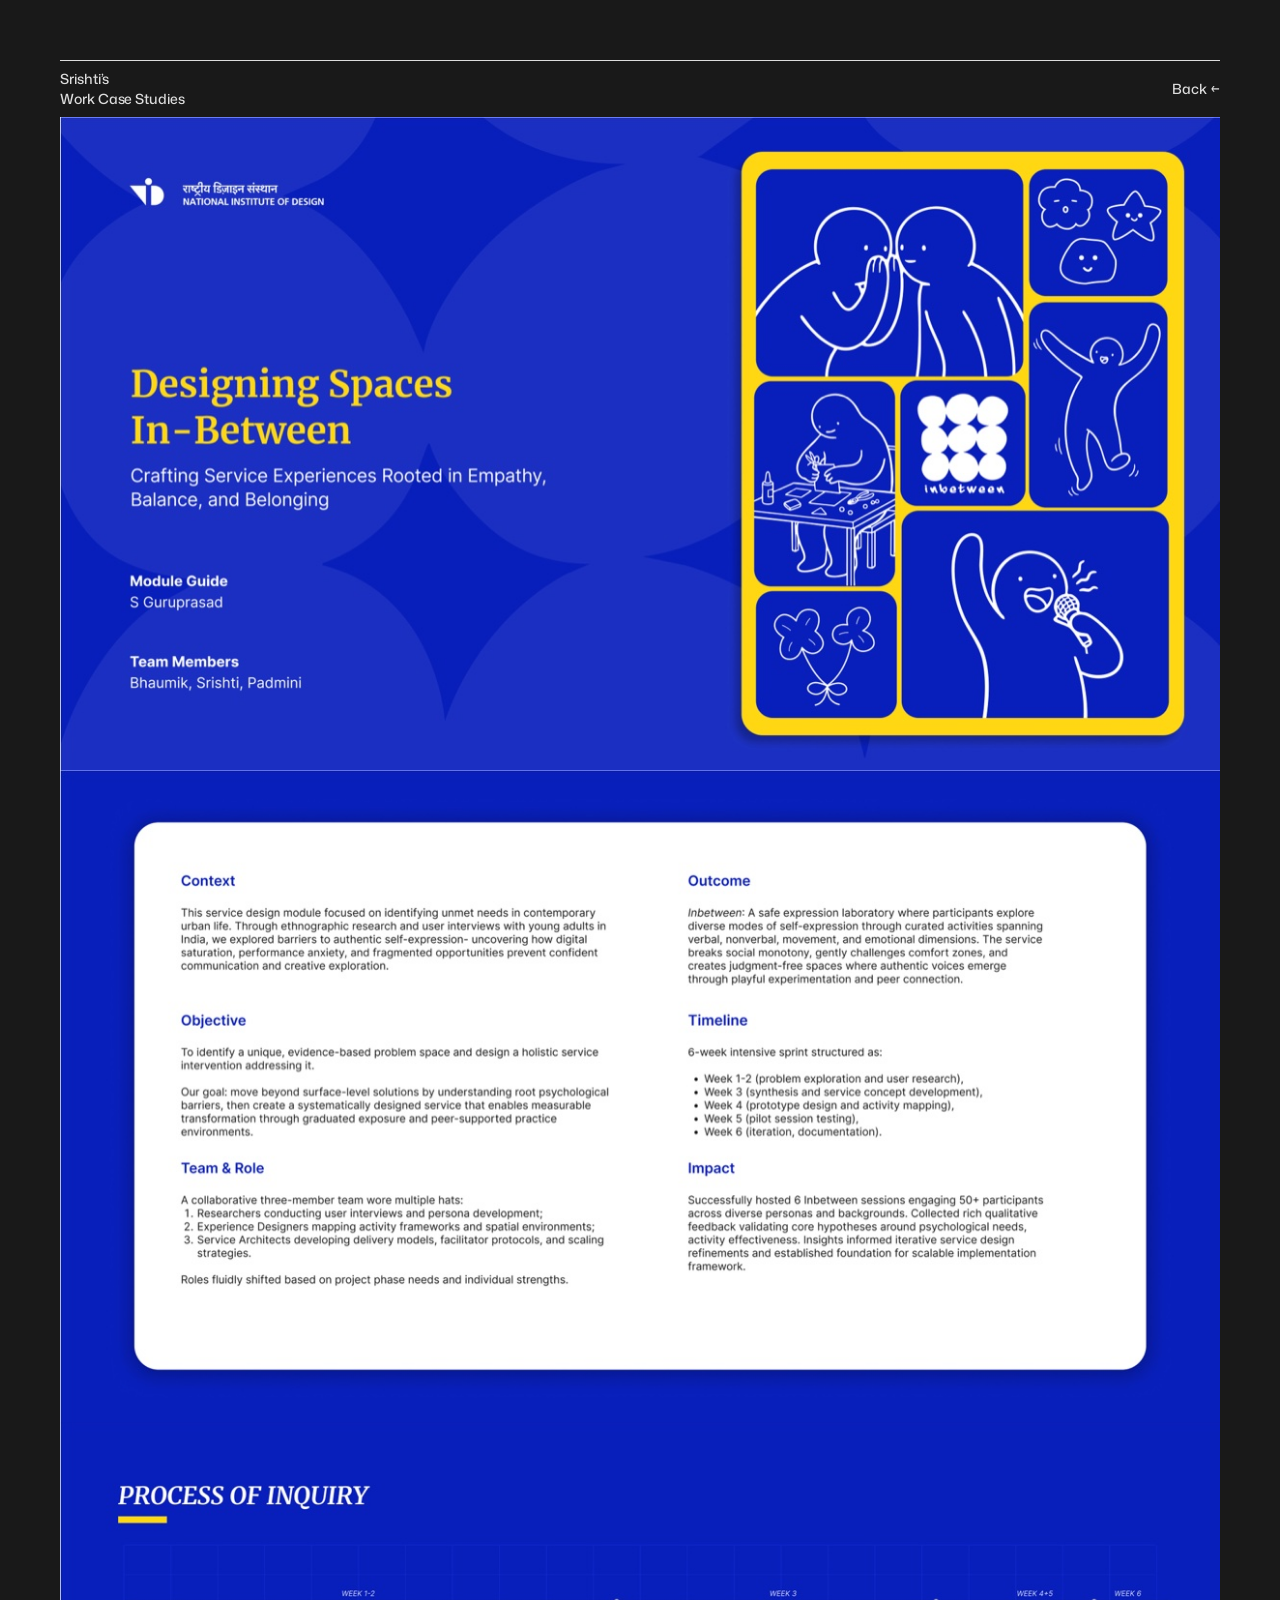
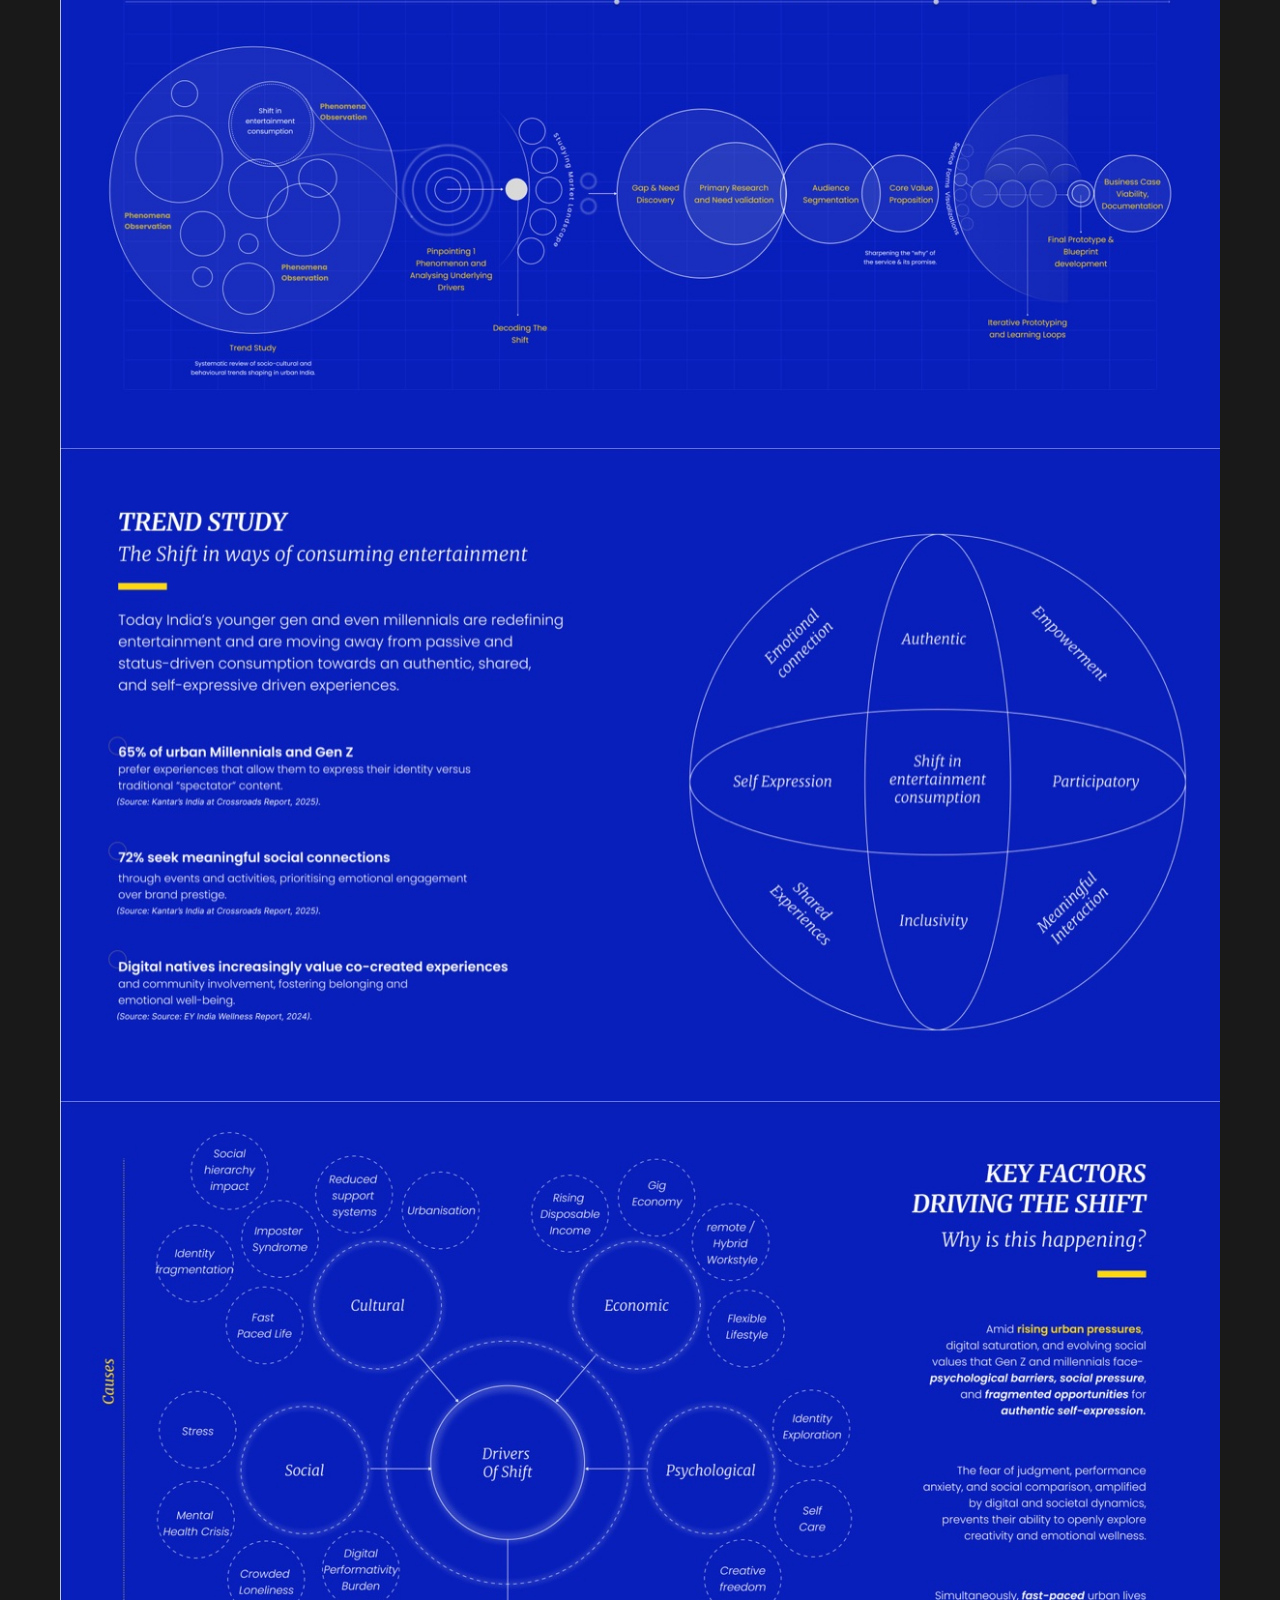
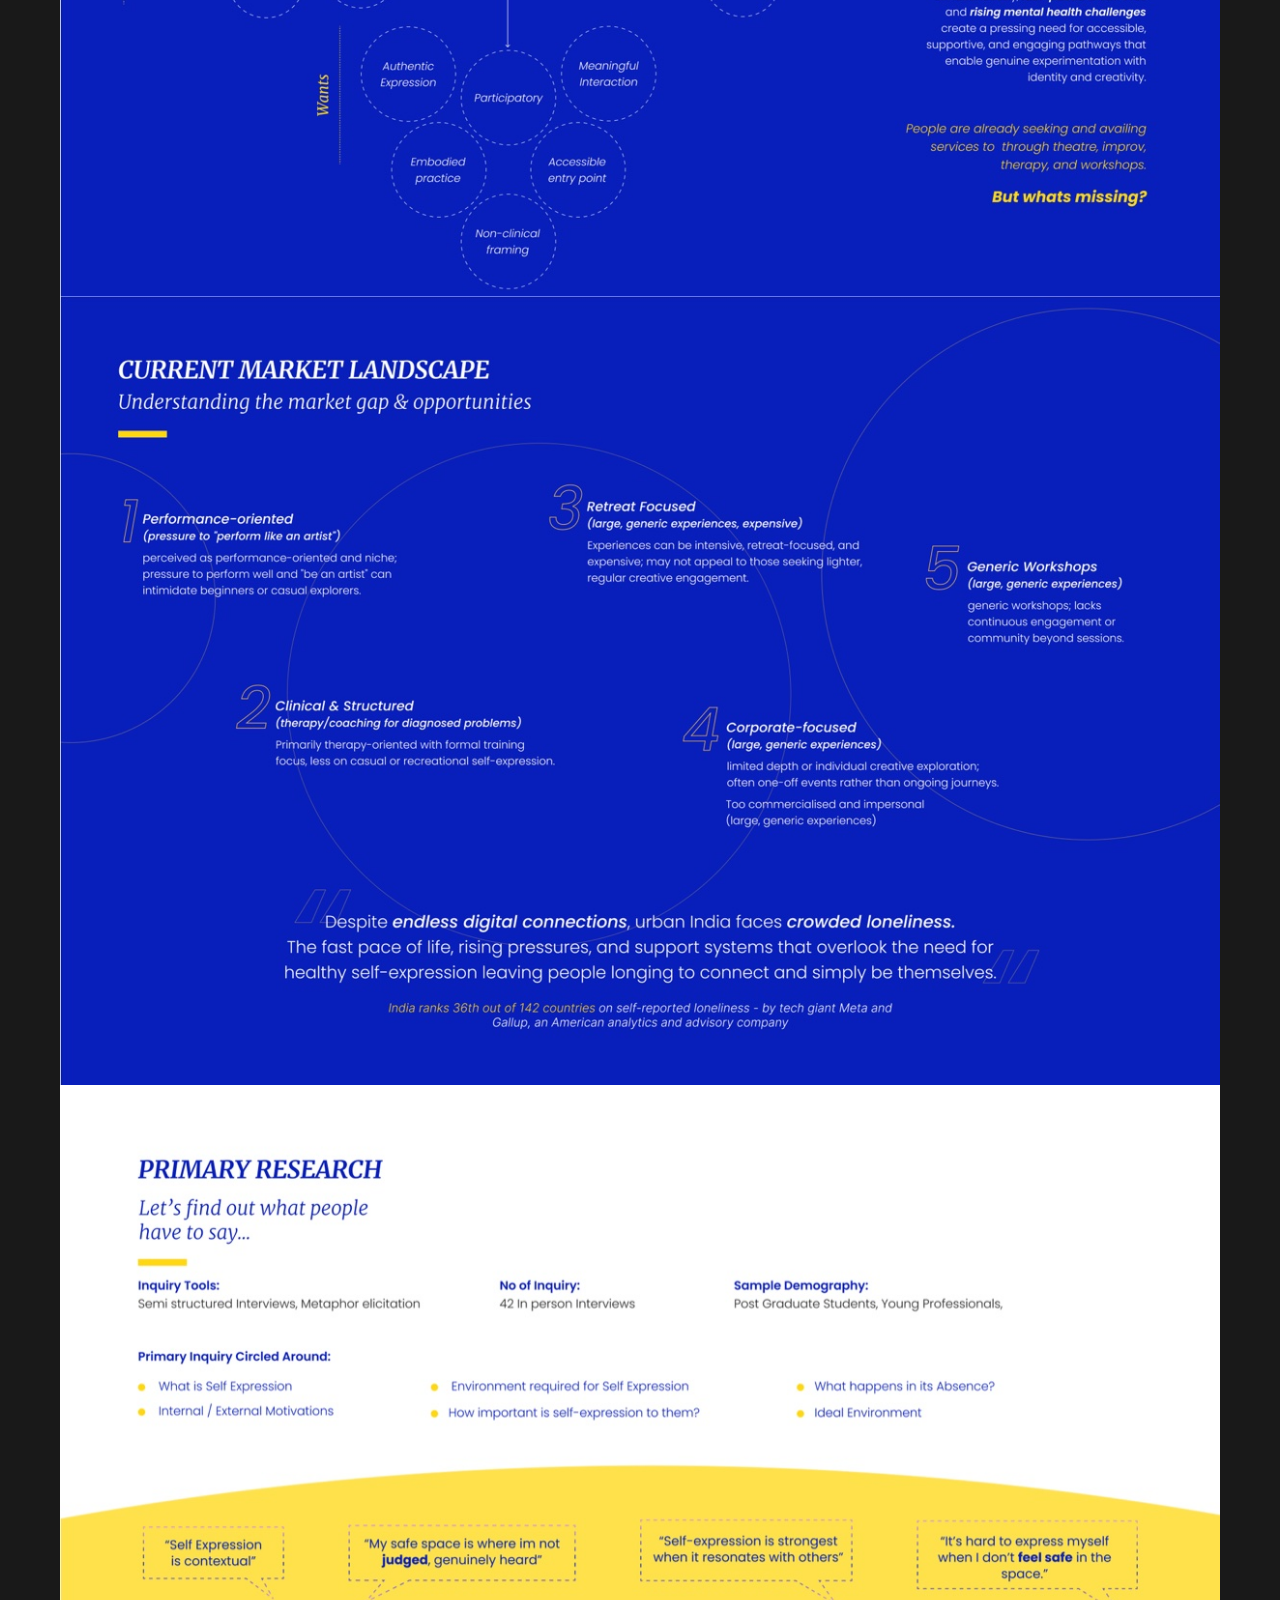
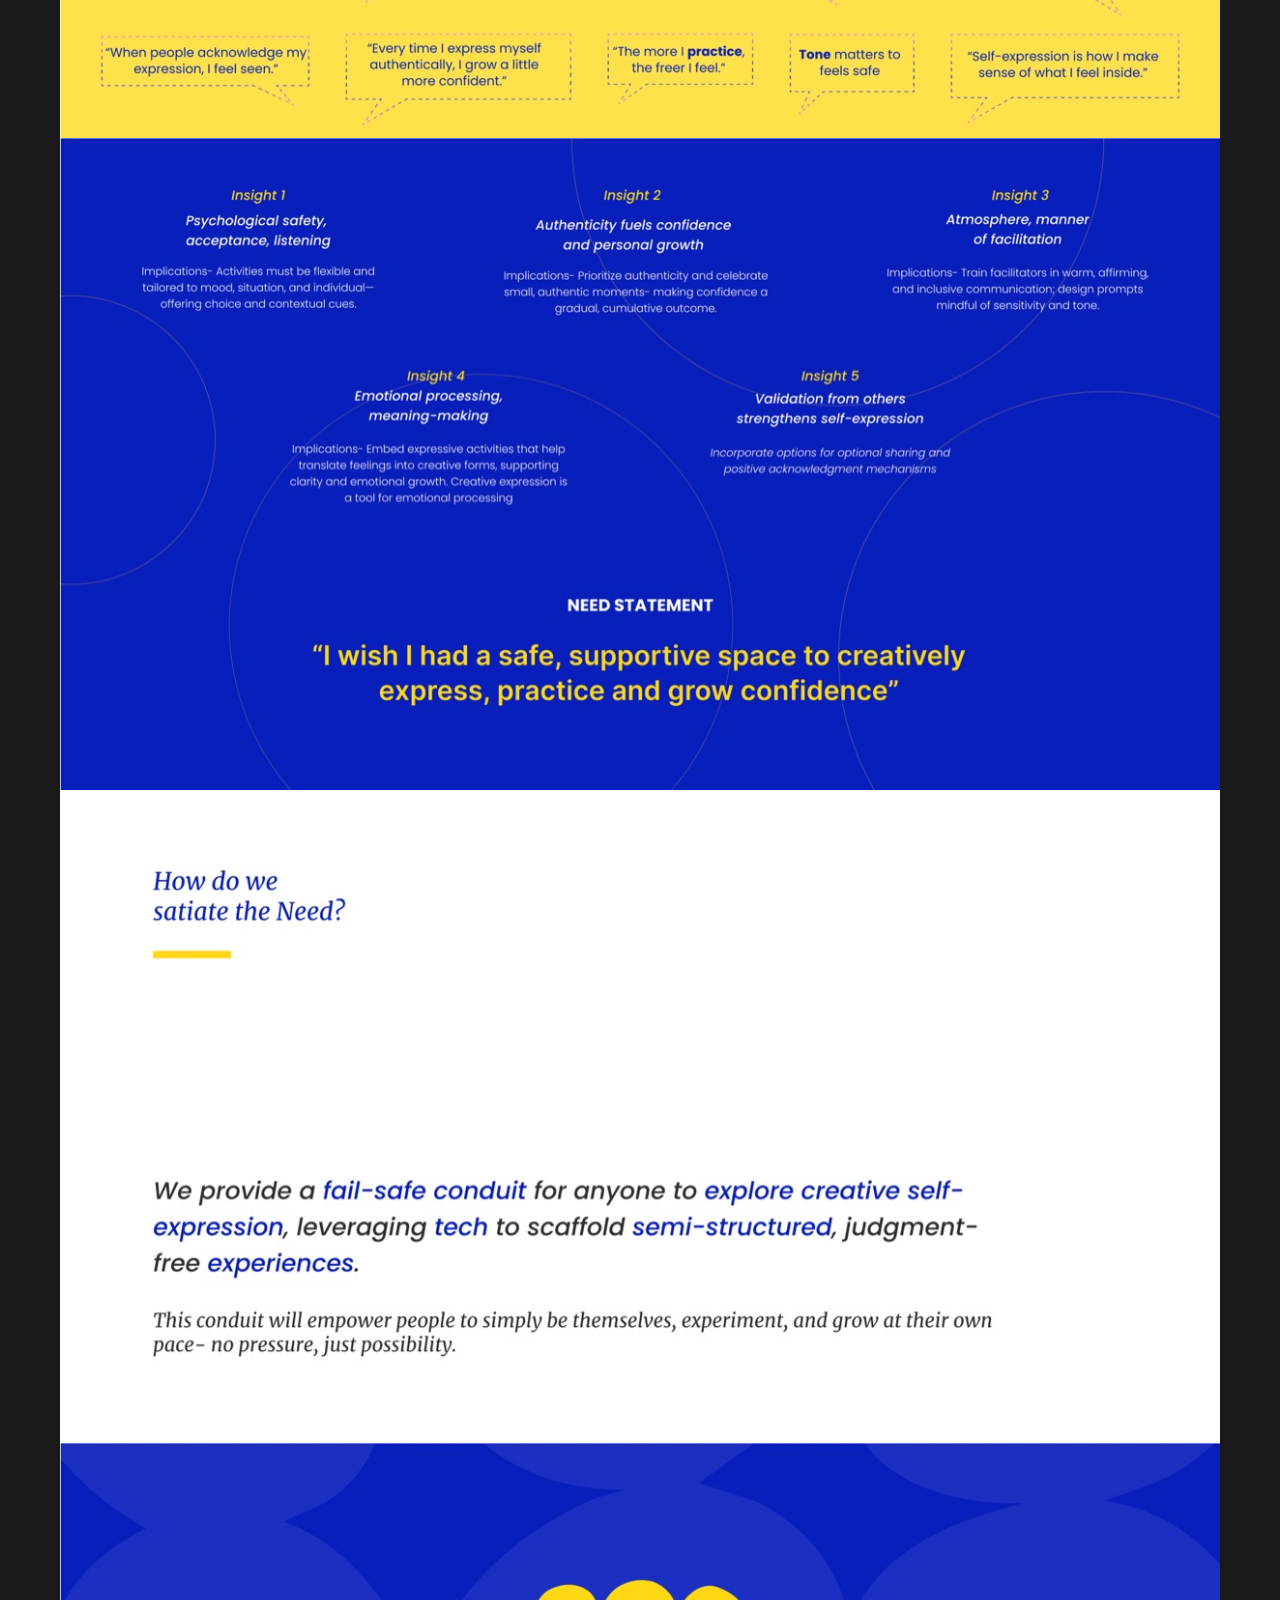
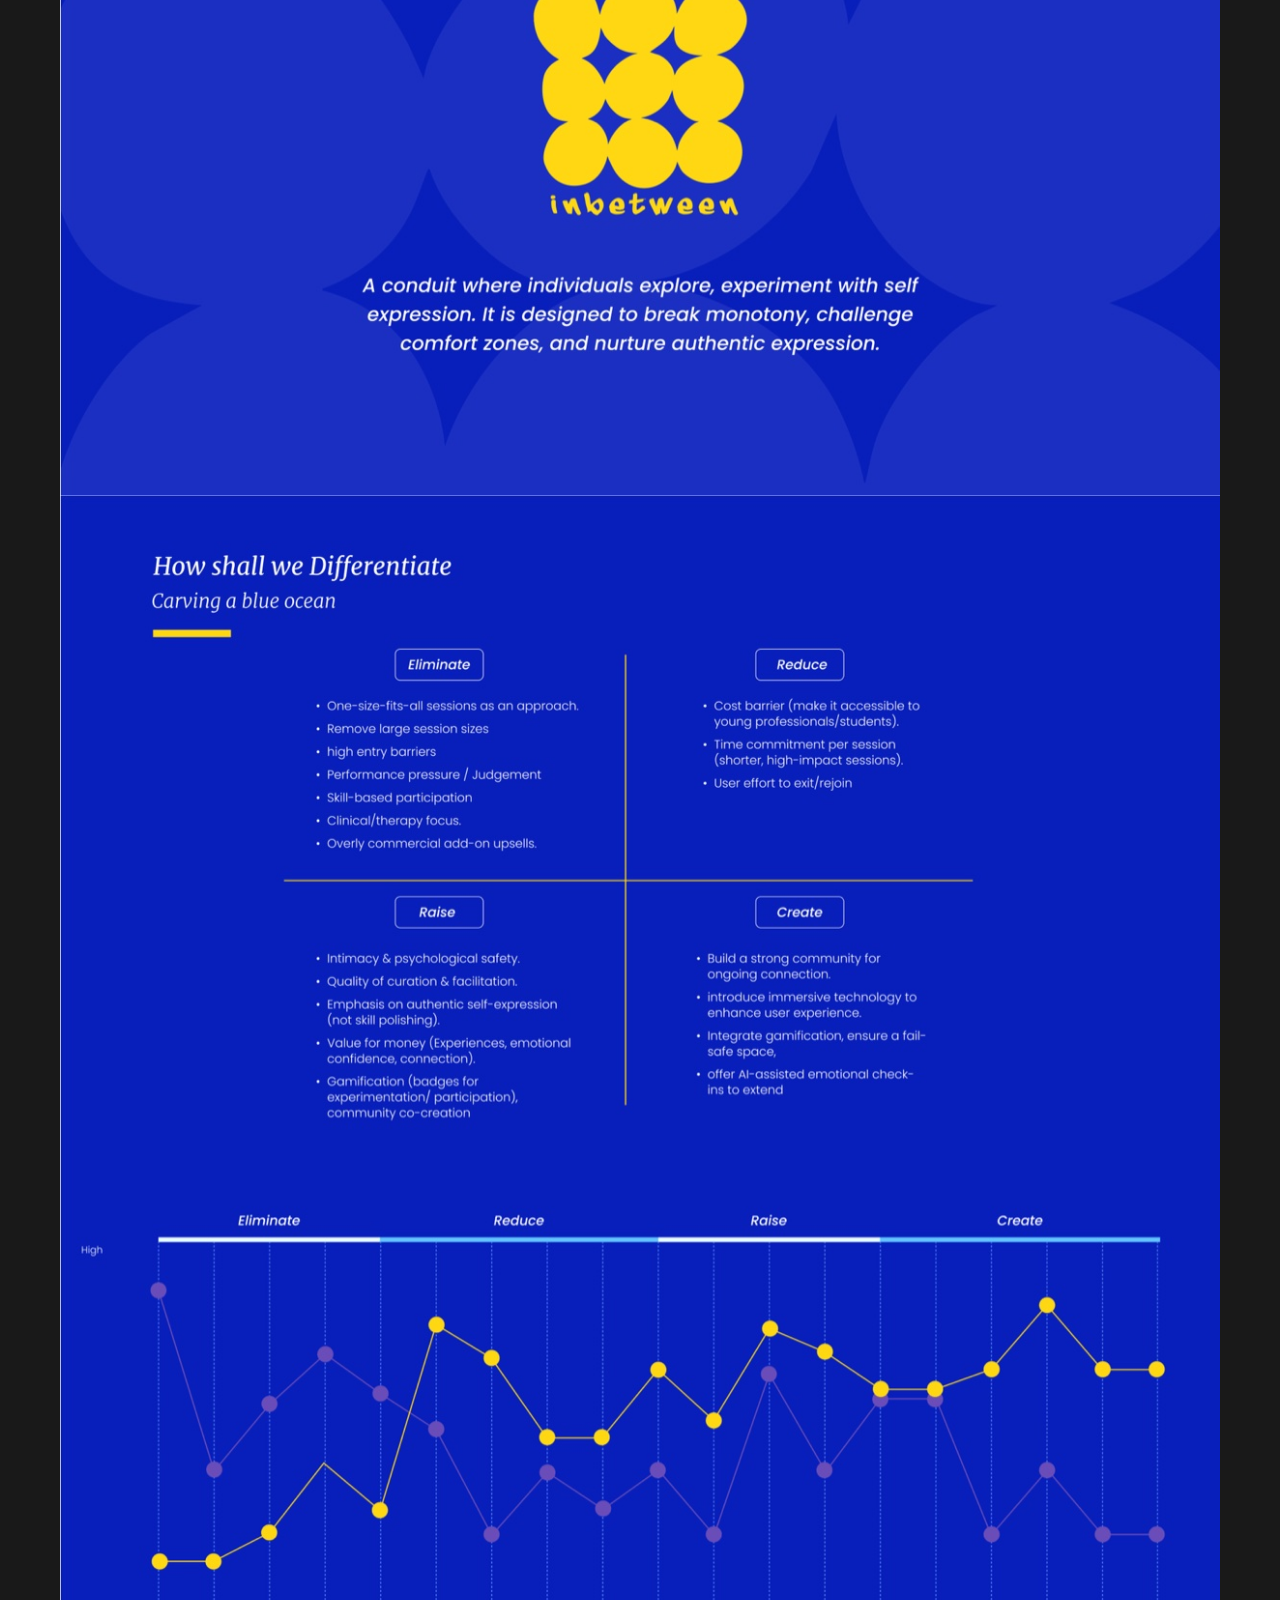
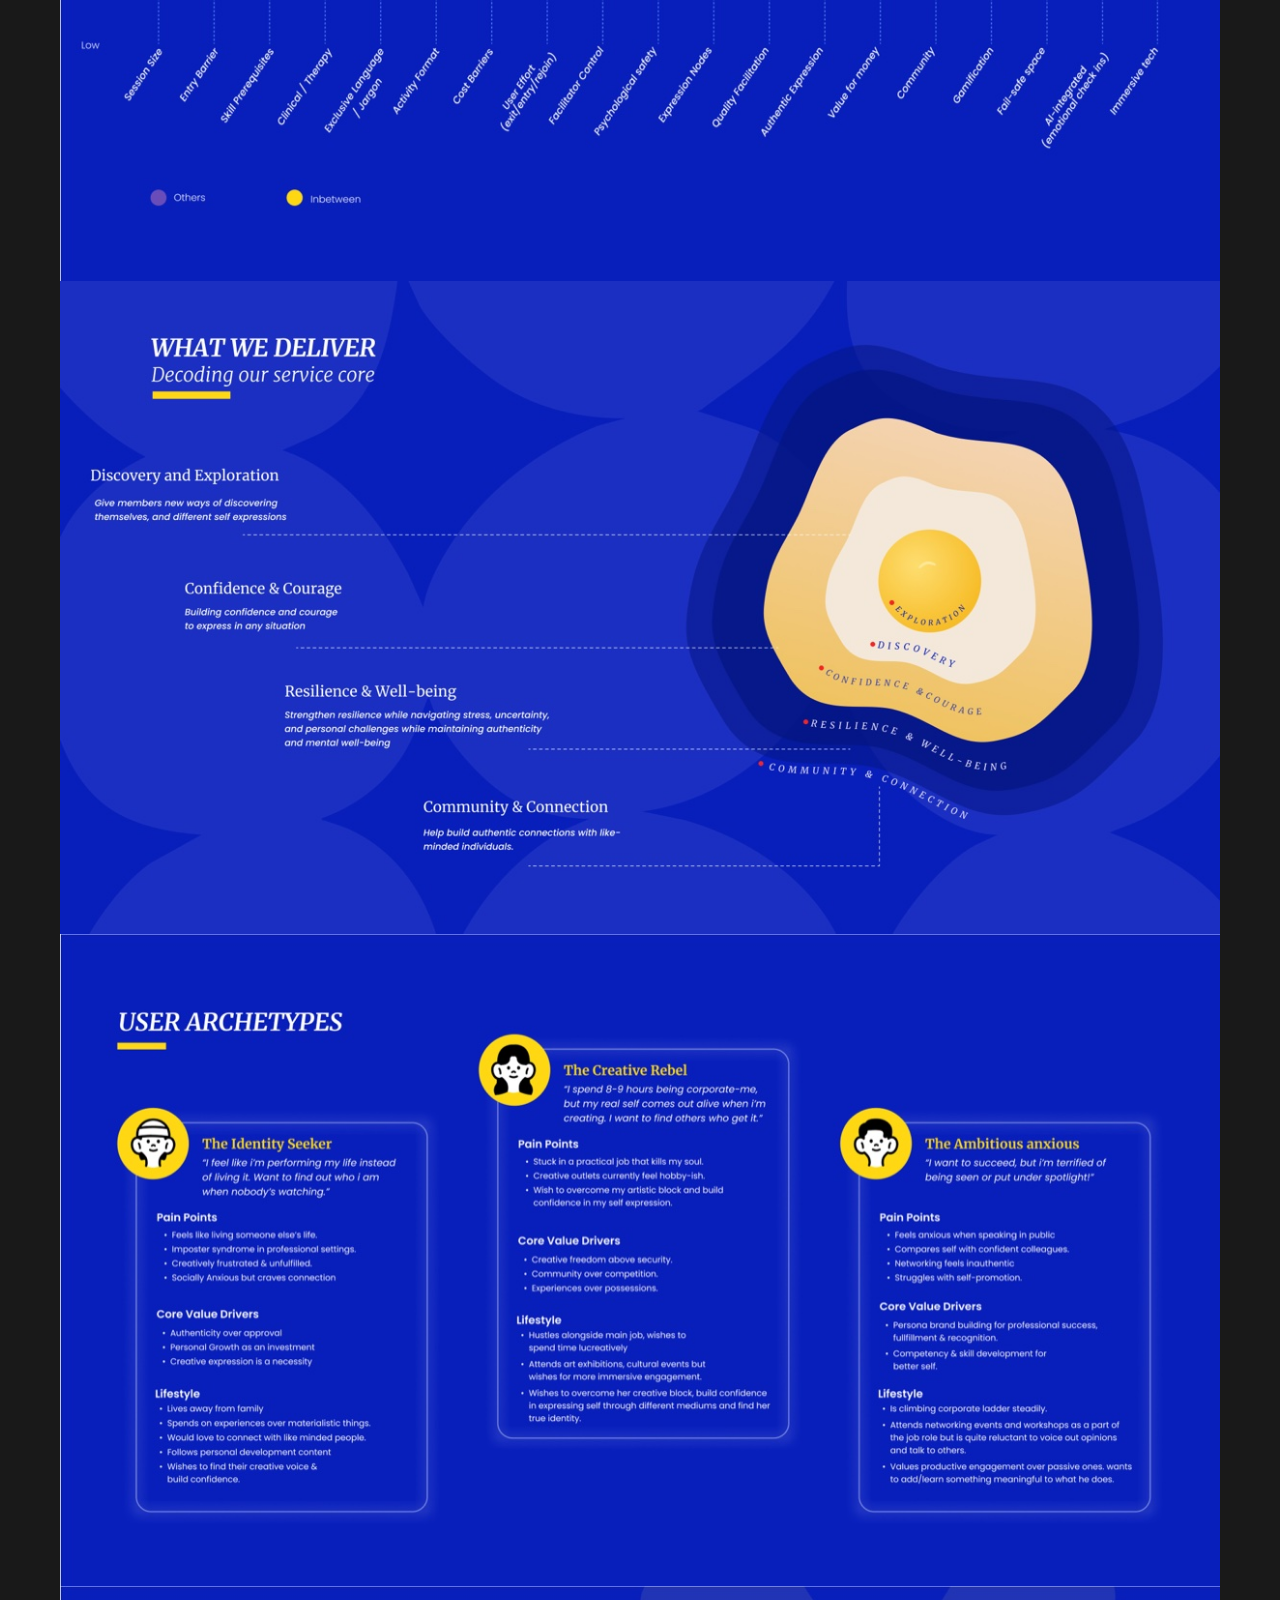
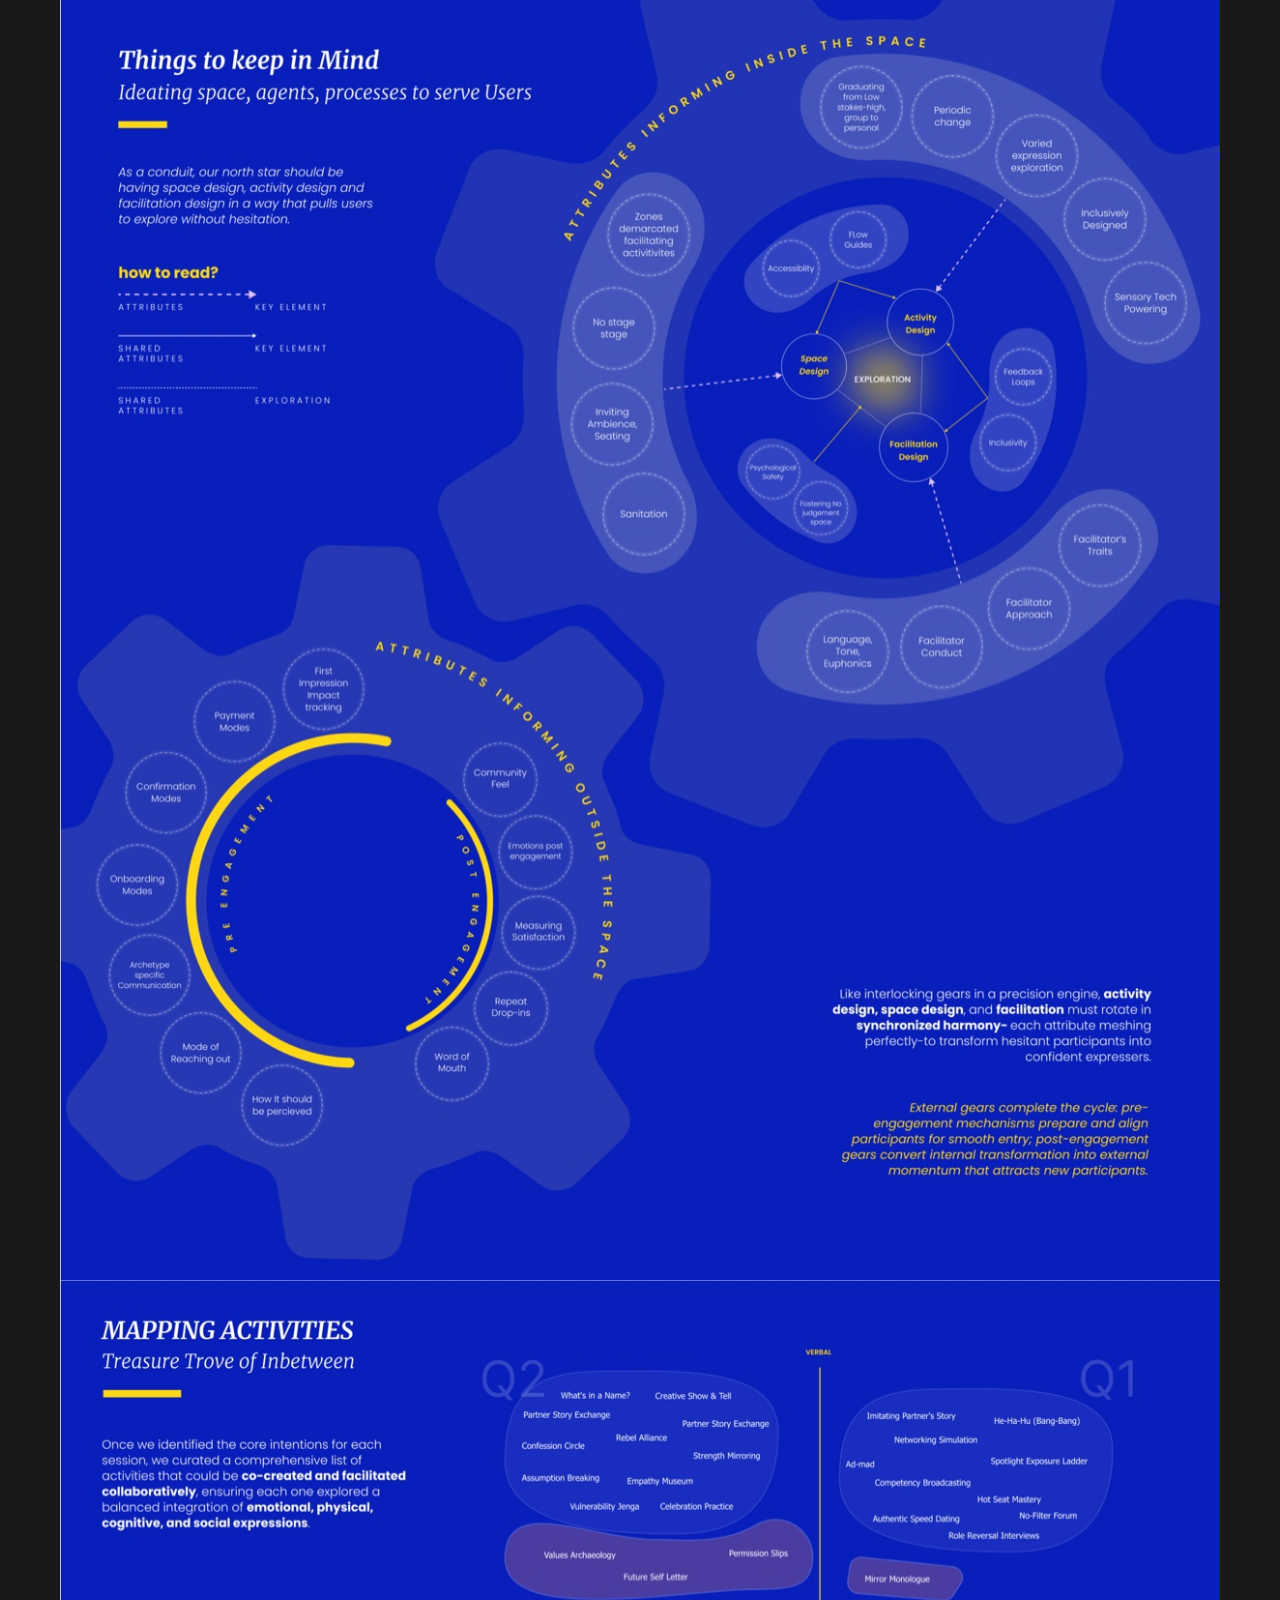
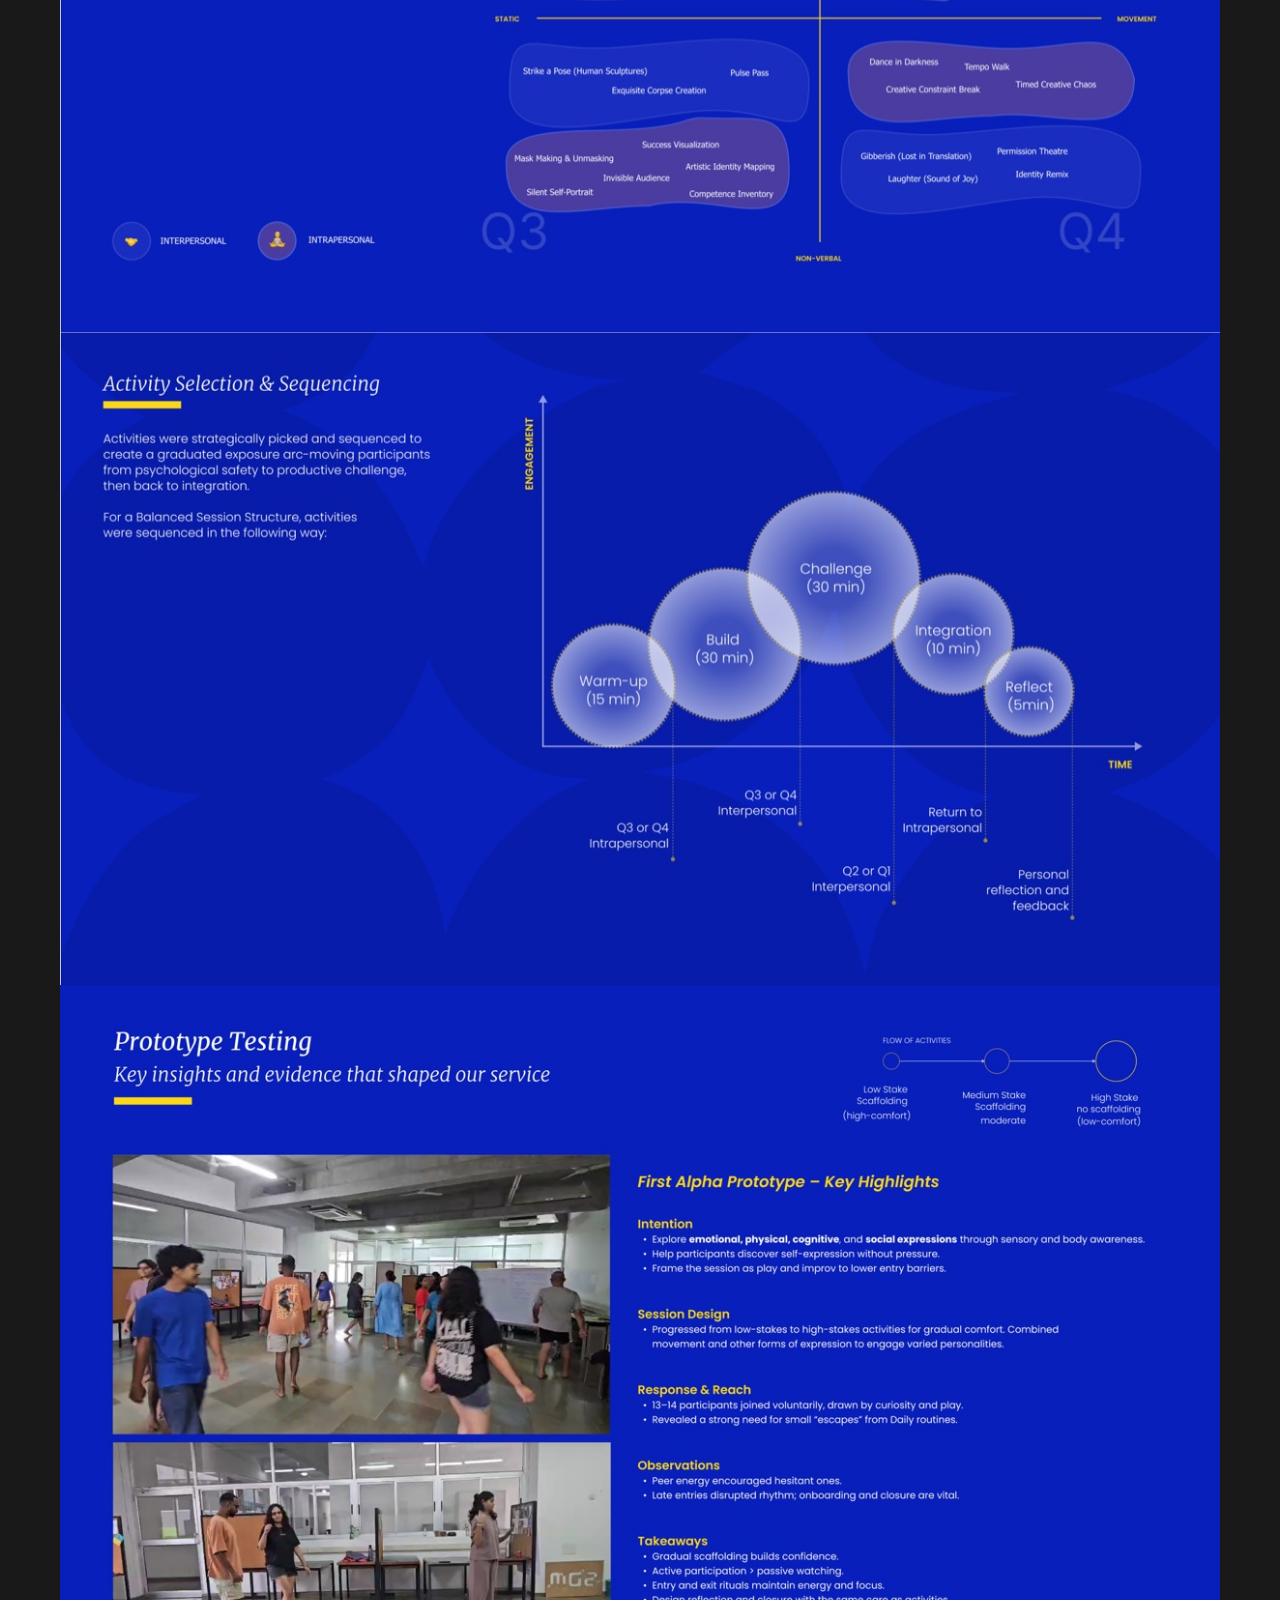
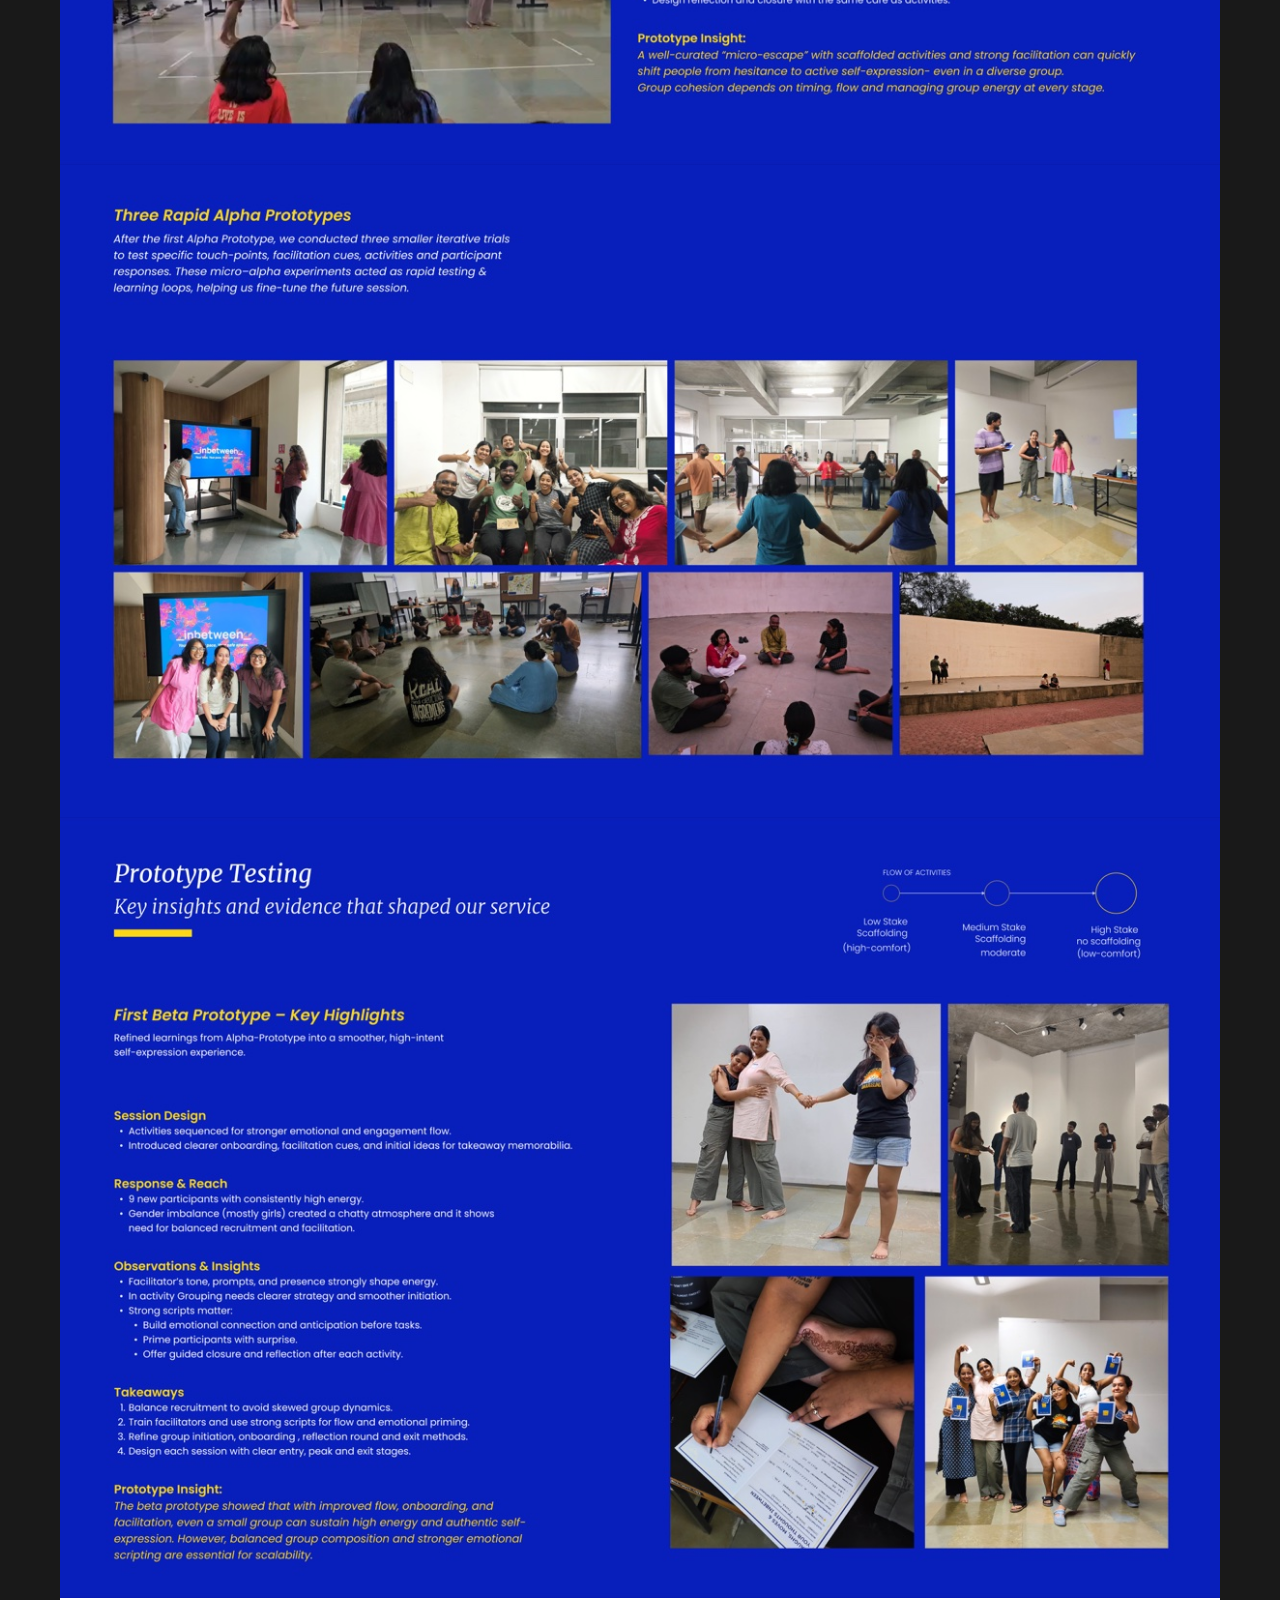
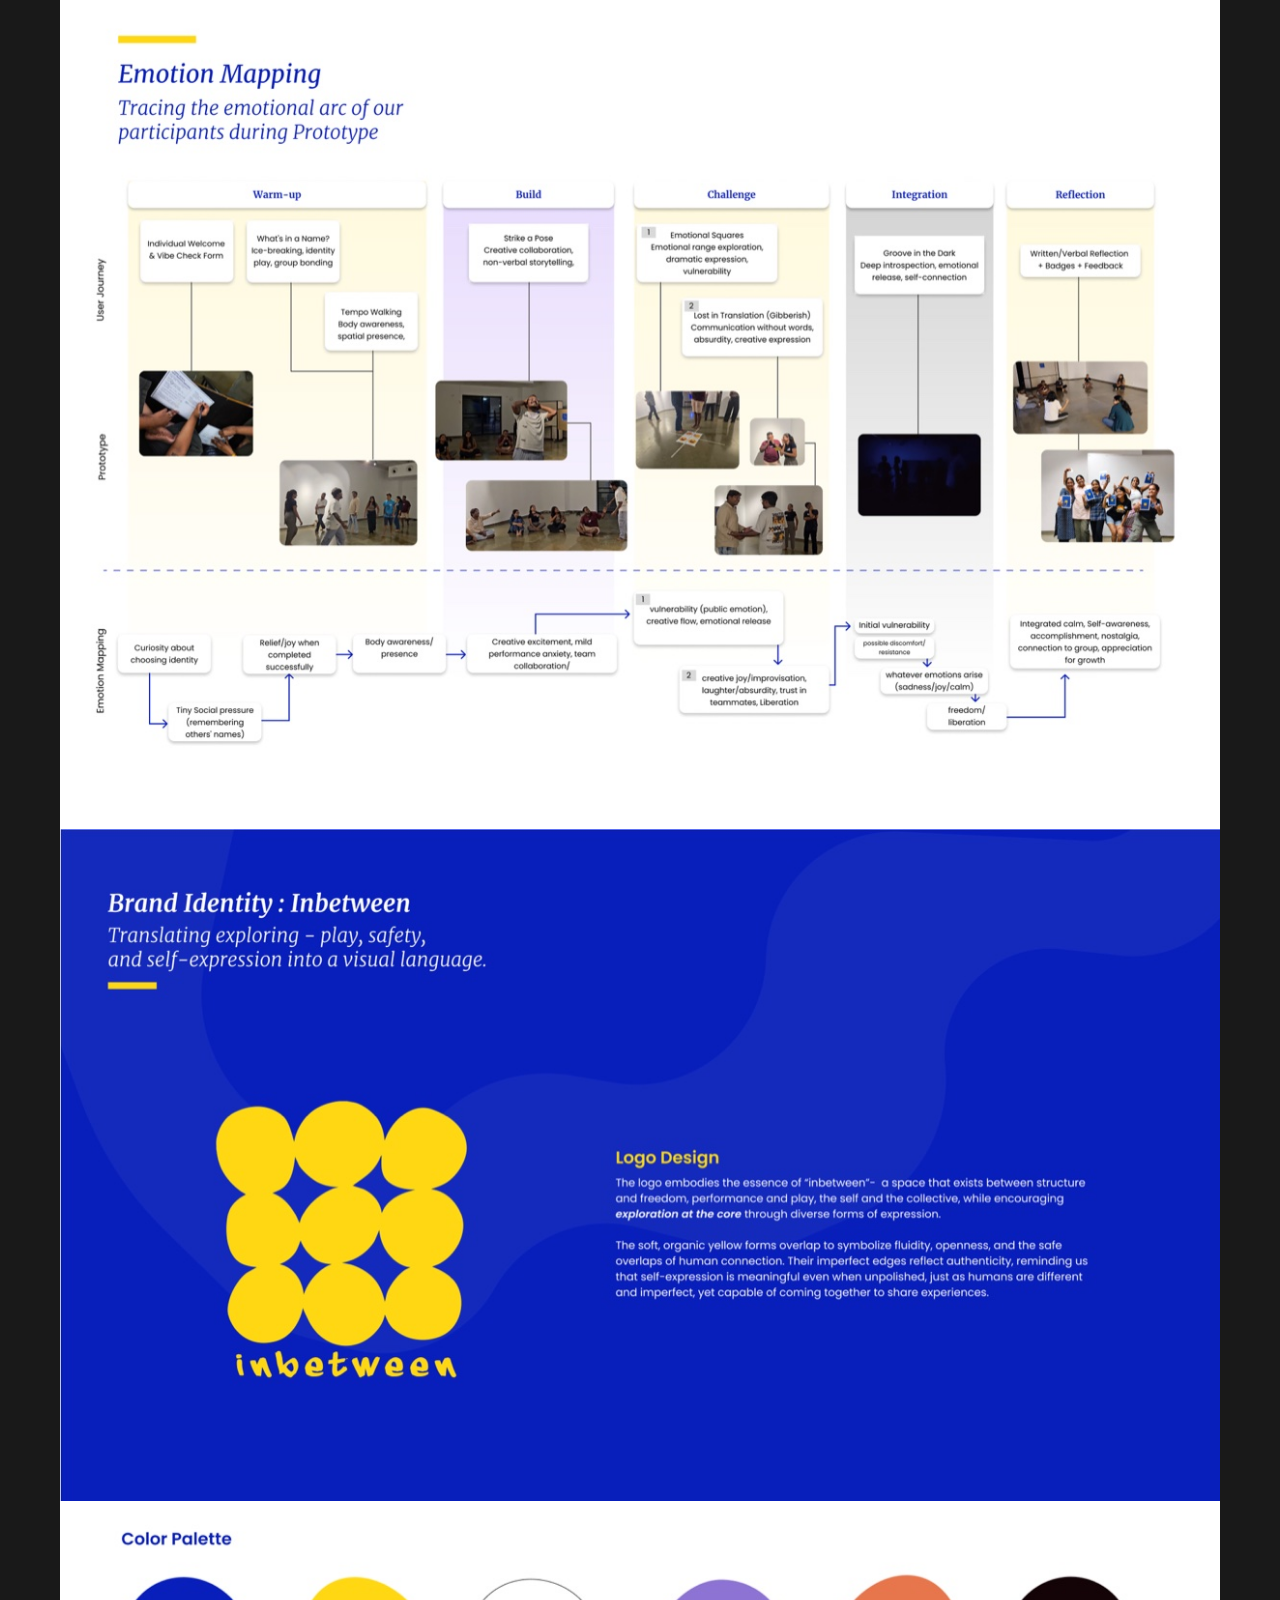
<file: inbetween.html>
<!doctype html>
<html lang="en">
<head>
  <meta charset="utf-8">
  <meta name="viewport" content="width=device-width, initial-scale=1">
  <meta name="color-scheme" content="dark">
  <meta name="theme-color" content="#191919">
  <title>Inbetween · Srishti</title>
  <meta name="description" content="Case study: a new service for healthy self-expression among young Indians, built through co-creation.">
  <link rel="icon" type="image/png" sizes="32x32" href="assets/icons/favicon-32.png">
  <link rel="icon" type="image/png" sizes="192x192" href="assets/icons/icon-192.png">
  <link rel="apple-touch-icon" href="assets/icons/apple-touch-icon.png">
  <link rel="canonical" href="https://srishtis.work/inbetween.html">
  <meta property="og:type" content="article">
  <meta property="og:url" content="https://srishtis.work/inbetween.html">
  <meta property="og:site_name" content="Srishti · Case Study Repo">
  <meta property="og:title" content="Inbetween · Srishti">
  <meta property="og:description" content="Case study: a new service for healthy self-expression among young Indians, built through co-creation.">
  <meta property="og:image" content="https://srishtis.work/assets/case-studies/inbetween/01-1200.jpg">
  <meta property="og:image:width" content="1200">
  <meta property="og:image:height" content="675">
  <meta property="og:image:alt" content="First slide of the Inbetween case study">
  <meta name="twitter:card" content="summary_large_image">
  <link rel="preconnect" href="https://fonts.googleapis.com">
  <link rel="preconnect" href="https://fonts.gstatic.com" crossorigin>
  <link rel="stylesheet" href="https://fonts.googleapis.com/css2?family=Mona+Sans:wght@400;500;600;700&display=swap">
  <link rel="stylesheet" href="styles.css">
</head>
<body>
  <div class="page">
    <!-- Generated from the "Inbetween" frame in Figma. -->
    <header class="cs-header">
      <a class="cs-header__home" href="index.html">Srishti’s <br>Work Case Studies</a>
      <a class="cs-header__back" href="index.html" data-back>Back ←</a>
    </header>

    <main class="cs-slides">
      <h1 class="visually-hidden">Inbetween: Building Confidence Through Expression</h1>
      <img src="assets/case-studies/inbetween/01-1200.jpg" srcset="assets/case-studies/inbetween/01-1200.jpg 1200w, assets/case-studies/inbetween/01-2400.jpg 2400w, assets/case-studies/inbetween/01-3200.jpg 3200w, assets/case-studies/inbetween/01.jpg 3841w" sizes="(max-width: 640px) calc(100vw - 40px), calc(100vw - 120px)" width="3841" height="2161" alt="Inbetween case study, slide 1 of 34" fetchpriority="high" decoding="async">
      <img src="assets/case-studies/inbetween/02-1200.jpg" srcset="assets/case-studies/inbetween/02-1200.jpg 1200w, assets/case-studies/inbetween/02-2400.jpg 2400w, assets/case-studies/inbetween/02-3200.jpg 3200w, assets/case-studies/inbetween/02.jpg 3841w" sizes="(max-width: 640px) calc(100vw - 40px), calc(100vw - 120px)" width="3841" height="2161" alt="Inbetween case study, slide 2 of 34" loading="eager" decoding="async">
      <img src="assets/case-studies/inbetween/03-1200.jpg" srcset="assets/case-studies/inbetween/03-1200.jpg 1200w, assets/case-studies/inbetween/03-2400.jpg 2400w, assets/case-studies/inbetween/03-3200.jpg 3200w, assets/case-studies/inbetween/03.jpg 3841w" sizes="(max-width: 640px) calc(100vw - 40px), calc(100vw - 120px)" width="3841" height="2074" alt="Inbetween case study, slide 3 of 34" loading="lazy" decoding="async">
      <img src="assets/case-studies/inbetween/04-1200.jpg" srcset="assets/case-studies/inbetween/04-1200.jpg 1200w, assets/case-studies/inbetween/04-2400.jpg 2400w, assets/case-studies/inbetween/04-3200.jpg 3200w, assets/case-studies/inbetween/04.jpg 3841w" sizes="(max-width: 640px) calc(100vw - 40px), calc(100vw - 120px)" width="3841" height="2161" alt="Inbetween case study, slide 4 of 34" loading="lazy" decoding="async">
      <img src="assets/case-studies/inbetween/05-1200.jpg" srcset="assets/case-studies/inbetween/05-1200.jpg 1200w, assets/case-studies/inbetween/05-2400.jpg 2400w, assets/case-studies/inbetween/05-3200.jpg 3200w, assets/case-studies/inbetween/05.jpg 3841w" sizes="(max-width: 640px) calc(100vw - 40px), calc(100vw - 120px)" width="3841" height="2631" alt="Inbetween case study, slide 5 of 34" loading="lazy" decoding="async">
      <img src="assets/case-studies/inbetween/06-1200.jpg" srcset="assets/case-studies/inbetween/06-1200.jpg 1200w, assets/case-studies/inbetween/06-2400.jpg 2400w, assets/case-studies/inbetween/06-3200.jpg 3200w, assets/case-studies/inbetween/06.jpg 3841w" sizes="(max-width: 640px) calc(100vw - 40px), calc(100vw - 120px)" width="3841" height="2615" alt="Inbetween case study, slide 6 of 34" loading="lazy" decoding="async">
      <img src="assets/case-studies/inbetween/07-1200.jpg" srcset="assets/case-studies/inbetween/07-1200.jpg 1200w, assets/case-studies/inbetween/07-2400.jpg 2400w, assets/case-studies/inbetween/07-3200.jpg 3200w, assets/case-studies/inbetween/07.jpg 3841w" sizes="(max-width: 640px) calc(100vw - 40px), calc(100vw - 120px)" width="3841" height="2161" alt="Inbetween case study, slide 7 of 34" loading="lazy" decoding="async">
      <img src="assets/case-studies/inbetween/08-1200.jpg" srcset="assets/case-studies/inbetween/08-1200.jpg 1200w, assets/case-studies/inbetween/08-2400.jpg 2400w, assets/case-studies/inbetween/08-3200.jpg 3200w, assets/case-studies/inbetween/08.jpg 3841w" sizes="(max-width: 640px) calc(100vw - 40px), calc(100vw - 120px)" width="3841" height="2161" alt="Inbetween case study, slide 8 of 34" loading="lazy" decoding="async">
      <img src="assets/case-studies/inbetween/09-1200.jpg" srcset="assets/case-studies/inbetween/09-1200.jpg 1200w, assets/case-studies/inbetween/09-2400.jpg 2400w, assets/case-studies/inbetween/09-3200.jpg 3200w, assets/case-studies/inbetween/09.jpg 3841w" sizes="(max-width: 640px) calc(100vw - 40px), calc(100vw - 120px)" width="3841" height="2161" alt="Inbetween case study, slide 9 of 34" loading="lazy" decoding="async">
      <img src="assets/case-studies/inbetween/10-1200.jpg" srcset="assets/case-studies/inbetween/10-1200.jpg 1200w, assets/case-studies/inbetween/10-2400.jpg 2400w, assets/case-studies/inbetween/10-3200.jpg 3200w, assets/case-studies/inbetween/10.jpg 3841w" sizes="(max-width: 640px) calc(100vw - 40px), calc(100vw - 120px)" width="3841" height="2161" alt="Inbetween case study, slide 10 of 34" loading="lazy" decoding="async">
      <img src="assets/case-studies/inbetween/11-1200.jpg" srcset="assets/case-studies/inbetween/11-1200.jpg 1200w, assets/case-studies/inbetween/11-2400.jpg 2400w, assets/case-studies/inbetween/11.jpg 3427w" sizes="(max-width: 640px) calc(100vw - 40px), calc(100vw - 120px)" width="3427" height="4096" alt="Inbetween case study, slide 11 of 34" loading="lazy" decoding="async">
      <img src="assets/case-studies/inbetween/12-1200.jpg" srcset="assets/case-studies/inbetween/12-1200.jpg 1200w, assets/case-studies/inbetween/12-2400.jpg 2400w, assets/case-studies/inbetween/12-3200.jpg 3200w, assets/case-studies/inbetween/12.jpg 3840w" sizes="(max-width: 640px) calc(100vw - 40px), calc(100vw - 120px)" width="3840" height="2160" alt="Inbetween case study, slide 12 of 34" loading="lazy" decoding="async">
      <img src="assets/case-studies/inbetween/13-1200.jpg" srcset="assets/case-studies/inbetween/13-1200.jpg 1200w, assets/case-studies/inbetween/13-2400.jpg 2400w, assets/case-studies/inbetween/13-3200.jpg 3200w, assets/case-studies/inbetween/13.jpg 3841w" sizes="(max-width: 640px) calc(100vw - 40px), calc(100vw - 120px)" width="3841" height="2161" alt="Inbetween case study, slide 13 of 34" loading="lazy" decoding="async">
      <img src="assets/case-studies/inbetween/14-1200.jpg" srcset="assets/case-studies/inbetween/14-1200.jpg 1200w, assets/case-studies/inbetween/14-2400.jpg 2400w, assets/case-studies/inbetween/14-3200.jpg 3200w, assets/case-studies/inbetween/14.jpg 3673w" sizes="(max-width: 640px) calc(100vw - 40px), calc(100vw - 120px)" width="3673" height="4096" alt="Inbetween case study, slide 14 of 34" loading="lazy" decoding="async">
      <img src="assets/case-studies/inbetween/15-1200.jpg" srcset="assets/case-studies/inbetween/15-1200.jpg 1200w, assets/case-studies/inbetween/15-2400.jpg 2400w, assets/case-studies/inbetween/15-3200.jpg 3200w, assets/case-studies/inbetween/15.jpg 3841w" sizes="(max-width: 640px) calc(100vw - 40px), calc(100vw - 120px)" width="3841" height="2161" alt="Inbetween case study, slide 15 of 34" loading="lazy" decoding="async">
      <img src="assets/case-studies/inbetween/16-1200.jpg" srcset="assets/case-studies/inbetween/16-1200.jpg 1200w, assets/case-studies/inbetween/16-2400.jpg 2400w, assets/case-studies/inbetween/16-3200.jpg 3200w, assets/case-studies/inbetween/16.jpg 3841w" sizes="(max-width: 640px) calc(100vw - 40px), calc(100vw - 120px)" width="3841" height="2161" alt="Inbetween case study, slide 16 of 34" loading="lazy" decoding="async">
      <img src="assets/case-studies/inbetween/17-1200.jpg" srcset="assets/case-studies/inbetween/17-1200.jpg 1200w, assets/case-studies/inbetween/17-2400.jpg 2400w, assets/case-studies/inbetween/17-3200.jpg 3200w, assets/case-studies/inbetween/17.jpg 3840w" sizes="(max-width: 640px) calc(100vw - 40px), calc(100vw - 120px)" width="3840" height="2582" alt="Inbetween case study, slide 17 of 34" loading="lazy" decoding="async">
      <img src="assets/case-studies/inbetween/18-1200.jpg" srcset="assets/case-studies/inbetween/18-1200.jpg 1200w, assets/case-studies/inbetween/18-2400.jpg 2400w, assets/case-studies/inbetween/18-3200.jpg 3200w, assets/case-studies/inbetween/18.jpg 3840w" sizes="(max-width: 640px) calc(100vw - 40px), calc(100vw - 120px)" width="3840" height="2160" alt="Inbetween case study, slide 18 of 34" loading="lazy" decoding="async">
      <img src="assets/case-studies/inbetween/19-1200.jpg" srcset="assets/case-studies/inbetween/19-1200.jpg 1200w, assets/case-studies/inbetween/19-2400.jpg 2400w, assets/case-studies/inbetween/19-3200.jpg 3200w, assets/case-studies/inbetween/19.jpg 3840w" sizes="(max-width: 640px) calc(100vw - 40px), calc(100vw - 120px)" width="3840" height="2582" alt="Inbetween case study, slide 19 of 34" loading="lazy" decoding="async">
      <img src="assets/case-studies/inbetween/20-1200.jpg" srcset="assets/case-studies/inbetween/20-1200.jpg 1200w, assets/case-studies/inbetween/20-2400.jpg 2400w, assets/case-studies/inbetween/20-3200.jpg 3200w, assets/case-studies/inbetween/20.jpg 3841w" sizes="(max-width: 640px) calc(100vw - 40px), calc(100vw - 120px)" width="3841" height="2753" alt="Inbetween case study, slide 20 of 34" loading="lazy" decoding="async">
      <img src="assets/case-studies/inbetween/21-1200.jpg" srcset="assets/case-studies/inbetween/21-1200.jpg 1200w, assets/case-studies/inbetween/21-2400.jpg 2400w, assets/case-studies/inbetween/21-3200.jpg 3200w, assets/case-studies/inbetween/21.jpg 3841w" sizes="(max-width: 640px) calc(100vw - 40px), calc(100vw - 120px)" width="3841" height="2225" alt="Inbetween case study, slide 21 of 34" loading="lazy" decoding="async">
      <img src="assets/case-studies/inbetween/22-1200.jpg" srcset="assets/case-studies/inbetween/22-1200.jpg 1200w, assets/case-studies/inbetween/22.jpg 1921w" sizes="(max-width: 640px) calc(100vw - 40px), calc(100vw - 120px)" width="1921" height="553" alt="Inbetween case study, slide 22 of 34" loading="lazy" decoding="async">
      <img src="assets/case-studies/inbetween/23-1200.jpg" srcset="assets/case-studies/inbetween/23-1200.jpg 1200w, assets/case-studies/inbetween/23.jpg 1921w" sizes="(max-width: 640px) calc(100vw - 40px), calc(100vw - 120px)" width="1921" height="553" alt="Inbetween case study, slide 23 of 34" loading="lazy" decoding="async">
      <img src="assets/case-studies/inbetween/24-1200.jpg" srcset="assets/case-studies/inbetween/24-1200.jpg 1200w, assets/case-studies/inbetween/24-2400.jpg 2400w, assets/case-studies/inbetween/24-3200.jpg 3200w, assets/case-studies/inbetween/24.jpg 3840w" sizes="(max-width: 640px) calc(100vw - 40px), calc(100vw - 120px)" width="3840" height="3542" alt="Inbetween case study, slide 24 of 34" loading="lazy" decoding="async">
      <img src="assets/case-studies/inbetween/25-1200.jpg" srcset="assets/case-studies/inbetween/25-1200.jpg 1200w, assets/case-studies/inbetween/25-2400.jpg 2400w, assets/case-studies/inbetween/25-3200.jpg 3200w, assets/case-studies/inbetween/25.jpg 3840w" sizes="(max-width: 640px) calc(100vw - 40px), calc(100vw - 120px)" width="3840" height="2282" alt="Inbetween case study, slide 25 of 34" loading="lazy" decoding="async">
      <img src="assets/case-studies/inbetween/26-1200.jpg" srcset="assets/case-studies/inbetween/26-1200.jpg 1200w, assets/case-studies/inbetween/26-2400.jpg 2400w, assets/case-studies/inbetween/26-3200.jpg 3200w, assets/case-studies/inbetween/26.jpg 3840w" sizes="(max-width: 640px) calc(100vw - 40px), calc(100vw - 120px)" width="3840" height="2161" alt="Inbetween case study, slide 26 of 34" loading="lazy" decoding="async">
      <div class="cs-embed"><!-- Figma 71:10785 --><iframe src="https://embed.figma.com/board/g4kpbjArRb8SkVeOfWQMB5/Untitled?node-id=1-179&amp;embed-host=share" title="Inbetween: service blueprint board (FigJam)" loading="lazy" allow="fullscreen" allowfullscreen></iframe></div>
      <img src="assets/case-studies/inbetween/27-1200.jpg" srcset="assets/case-studies/inbetween/27-1200.jpg 1200w, assets/case-studies/inbetween/27-2400.jpg 2400w, assets/case-studies/inbetween/27.jpg 3348w" sizes="(max-width: 640px) calc(100vw - 40px), calc(100vw - 120px)" width="3348" height="4096" alt="Inbetween case study, slide 27 of 34" loading="lazy" decoding="async">
      <img src="assets/case-studies/inbetween/28-1200.jpg" srcset="assets/case-studies/inbetween/28-1200.jpg 1200w, assets/case-studies/inbetween/28-2400.jpg 2400w, assets/case-studies/inbetween/28-3200.jpg 3200w, assets/case-studies/inbetween/28.jpg 3841w" sizes="(max-width: 640px) calc(100vw - 40px), calc(100vw - 120px)" width="3841" height="2161" alt="Inbetween case study, slide 28 of 34" loading="lazy" decoding="async">
      <img src="assets/case-studies/inbetween/29-1200.jpg" srcset="assets/case-studies/inbetween/29-1200.jpg 1200w, assets/case-studies/inbetween/29-2400.jpg 2400w, assets/case-studies/inbetween/29-3200.jpg 3200w, assets/case-studies/inbetween/29.jpg 3841w" sizes="(max-width: 640px) calc(100vw - 40px), calc(100vw - 120px)" width="3841" height="2161" alt="Inbetween case study, slide 29 of 34" loading="lazy" decoding="async">
      <img src="assets/case-studies/inbetween/30-1200.jpg" srcset="assets/case-studies/inbetween/30-1200.jpg 1200w, assets/case-studies/inbetween/30-2400.jpg 2400w, assets/case-studies/inbetween/30-3200.jpg 3200w, assets/case-studies/inbetween/30.jpg 3841w" sizes="(max-width: 640px) calc(100vw - 40px), calc(100vw - 120px)" width="3841" height="2161" alt="Inbetween case study, slide 30 of 34" loading="lazy" decoding="async">
      <img src="assets/case-studies/inbetween/31-1200.jpg" srcset="assets/case-studies/inbetween/31-1200.jpg 1200w, assets/case-studies/inbetween/31-2400.jpg 2400w, assets/case-studies/inbetween/31-3200.jpg 3200w, assets/case-studies/inbetween/31.jpg 3841w" sizes="(max-width: 640px) calc(100vw - 40px), calc(100vw - 120px)" width="3841" height="2161" alt="Inbetween case study, slide 31 of 34" loading="lazy" decoding="async">
      <img src="assets/case-studies/inbetween/32-1200.jpg" srcset="assets/case-studies/inbetween/32-1200.jpg 1200w, assets/case-studies/inbetween/32-2400.jpg 2400w, assets/case-studies/inbetween/32-3200.jpg 3200w, assets/case-studies/inbetween/32.jpg 3841w" sizes="(max-width: 640px) calc(100vw - 40px), calc(100vw - 120px)" width="3841" height="2401" alt="Inbetween case study, slide 32 of 34" loading="lazy" decoding="async">
      <img src="assets/case-studies/inbetween/33-1200.jpg" srcset="assets/case-studies/inbetween/33-1200.jpg 1200w, assets/case-studies/inbetween/33-2400.jpg 2400w, assets/case-studies/inbetween/33-3200.jpg 3200w, assets/case-studies/inbetween/33.jpg 3841w" sizes="(max-width: 640px) calc(100vw - 40px), calc(100vw - 120px)" width="3841" height="2161" alt="Inbetween case study, slide 33 of 34" loading="lazy" decoding="async">
      <img src="assets/case-studies/inbetween/34-1200.jpg" srcset="assets/case-studies/inbetween/34-1200.jpg 1200w, assets/case-studies/inbetween/34.jpg 1920w" sizes="(max-width: 640px) calc(100vw - 40px), calc(100vw - 120px)" width="1920" height="880" alt="Inbetween case study, slide 34 of 34" loading="lazy" decoding="async">
    </main>

    <footer class="site-footer cs-footer">
      <p>© 2026 All Rights Reserved</p>
      <p class="site-footer__tagline">Let’s create something meaningful!</p>
      <a class="site-footer__link" href="https://docs.google.com/document/d/1N4HZvbiK7__q2nO2KZzqvmrJiSM6603BOmvfcZcDiYc/edit?usp=sharing" target="_blank" rel="noopener">Resume ↗</a>
    </footer>
  </div>
  <script>
    // "Back" returns to the previous page when it was on this site; otherwise it links home.
    document.querySelector("[data-back]").addEventListener("click", function (event) {
      if (document.referrer && new URL(document.referrer).origin === location.origin && history.length > 1) {
        event.preventDefault();
        history.back();
      }
    });
  </script>
</body>
</html>
</file>
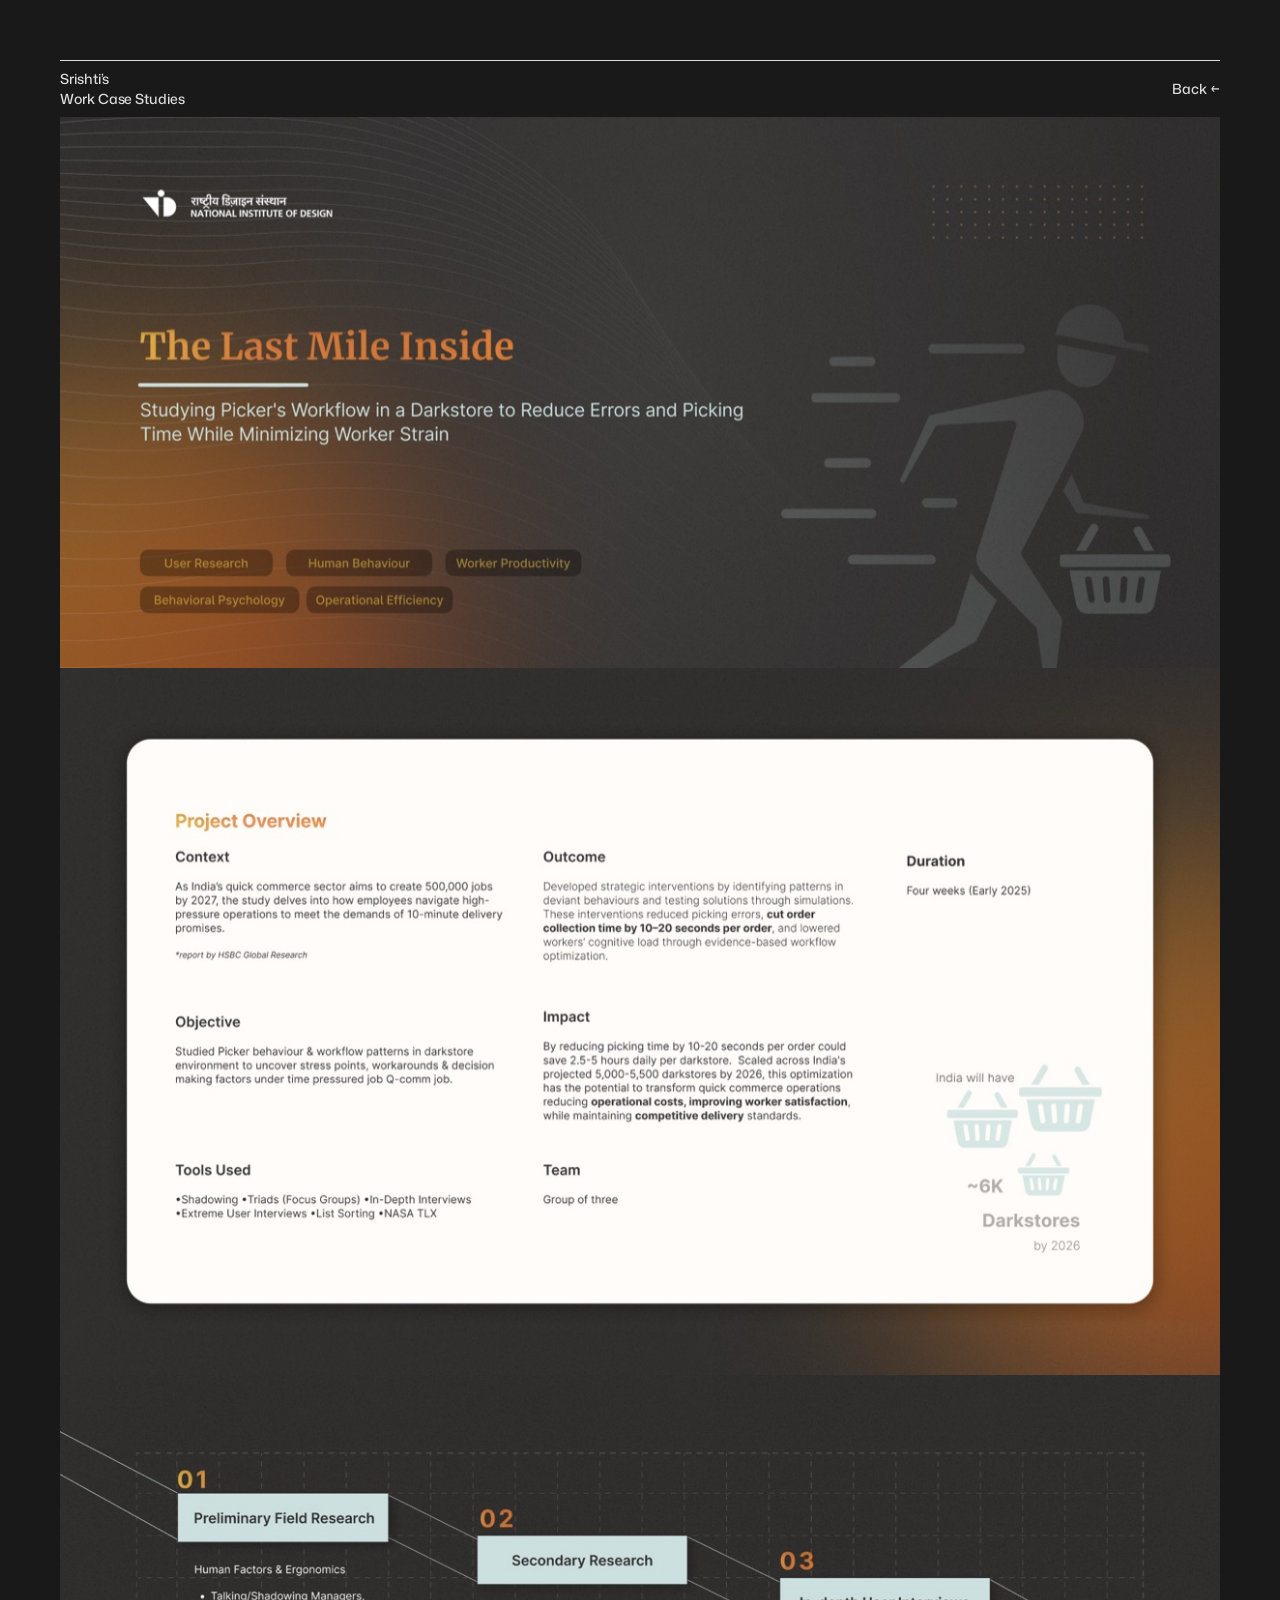
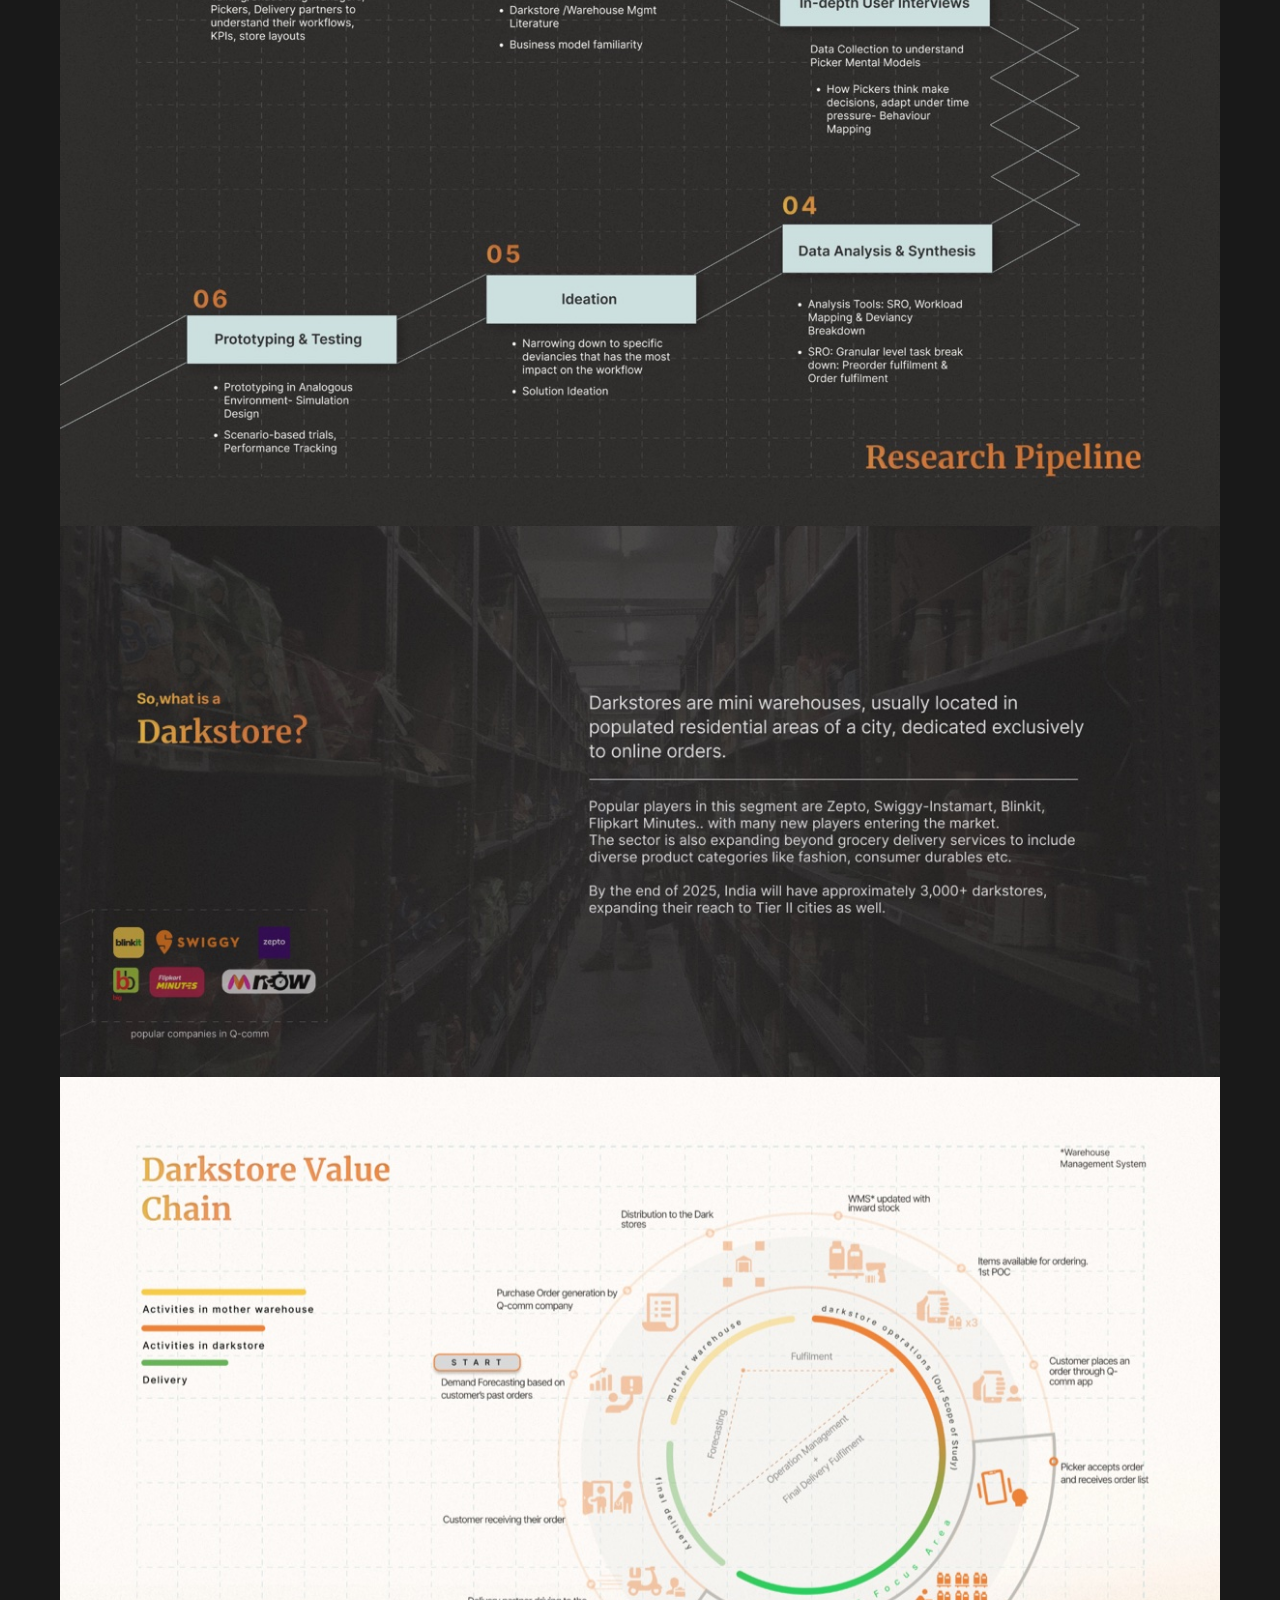
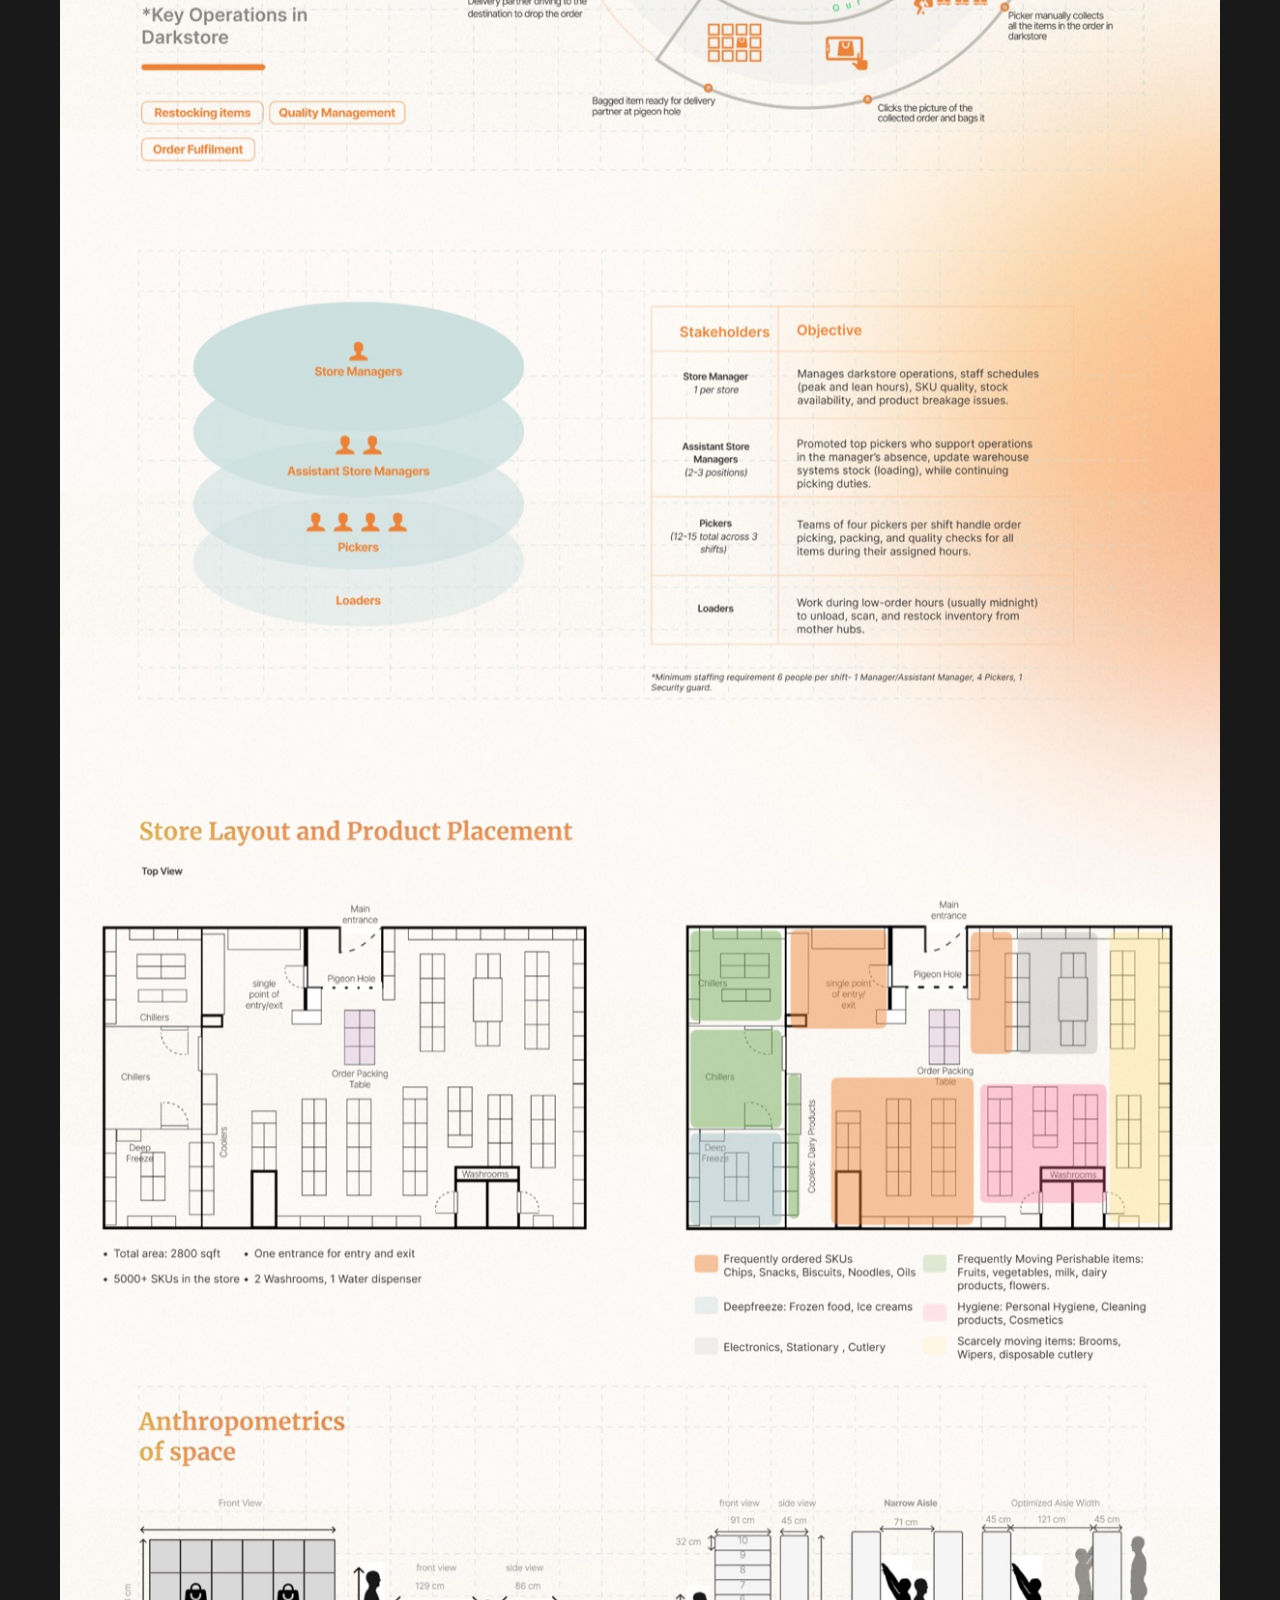
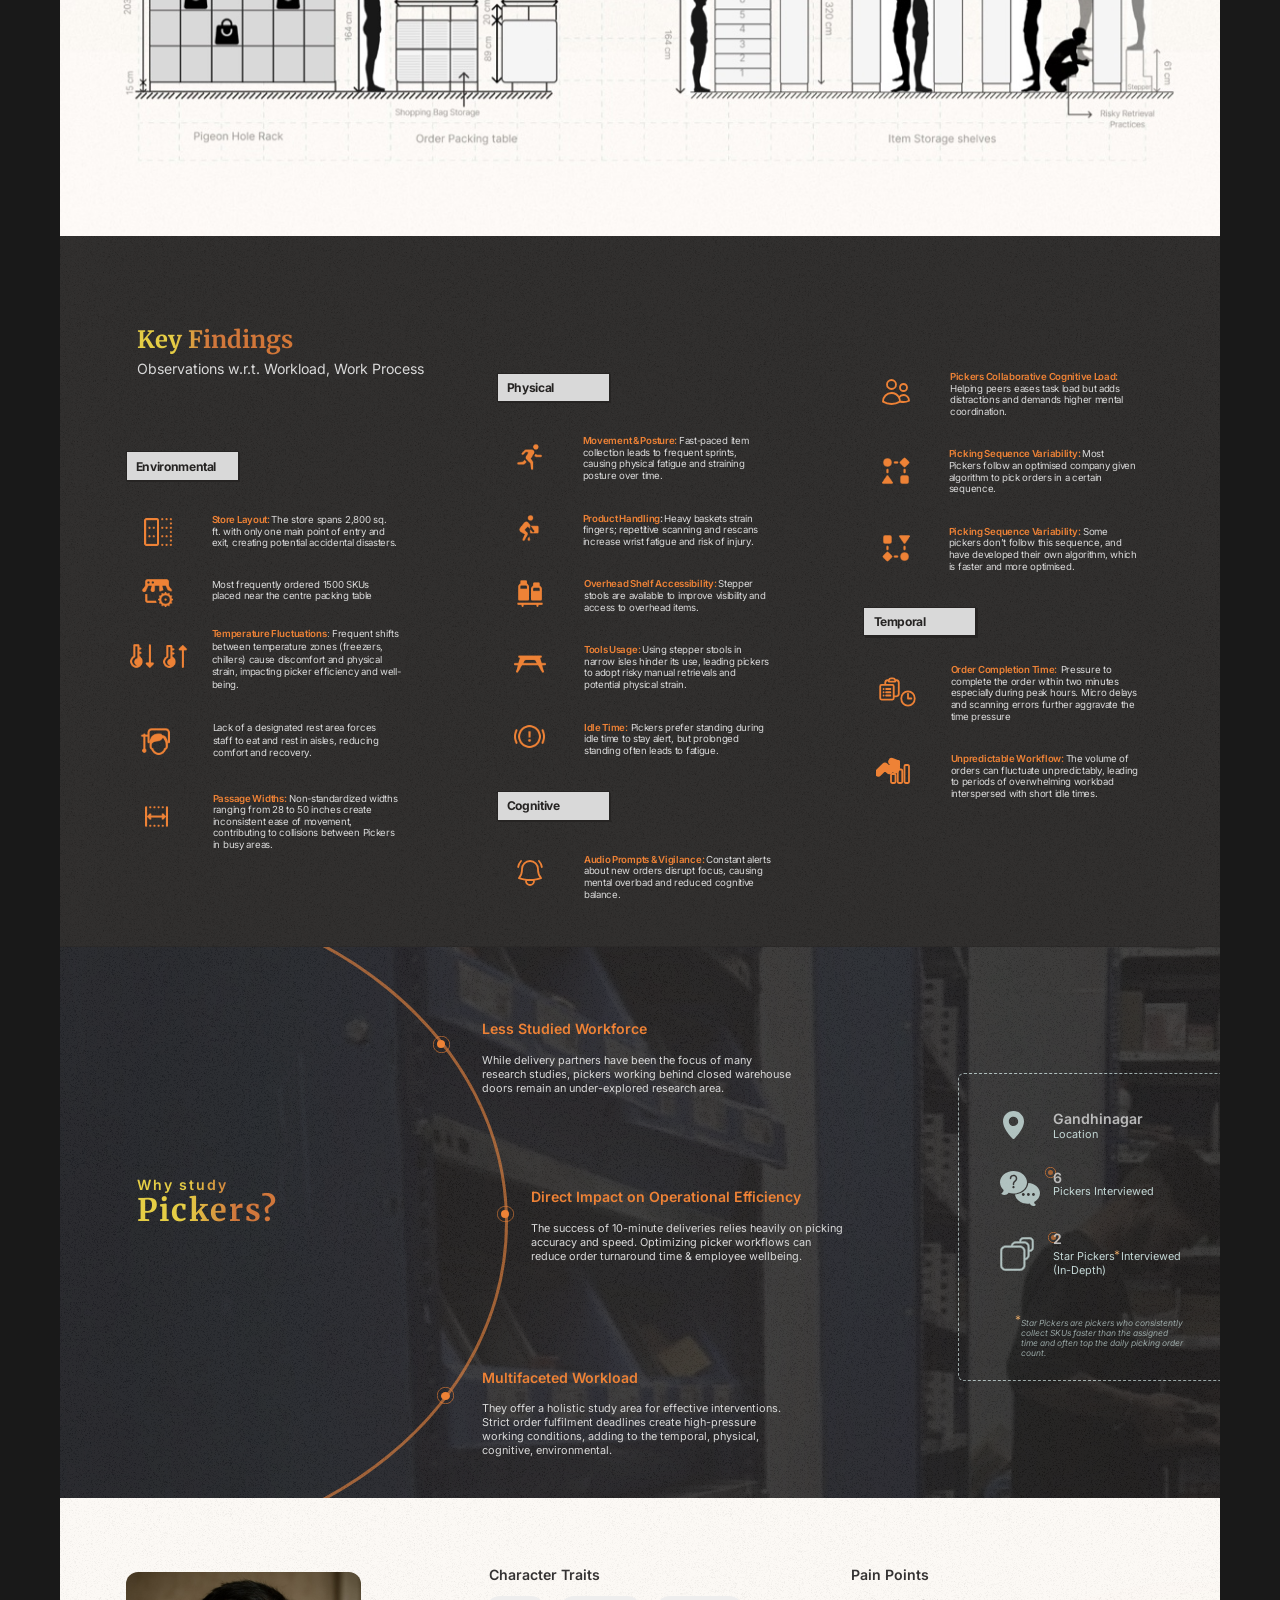
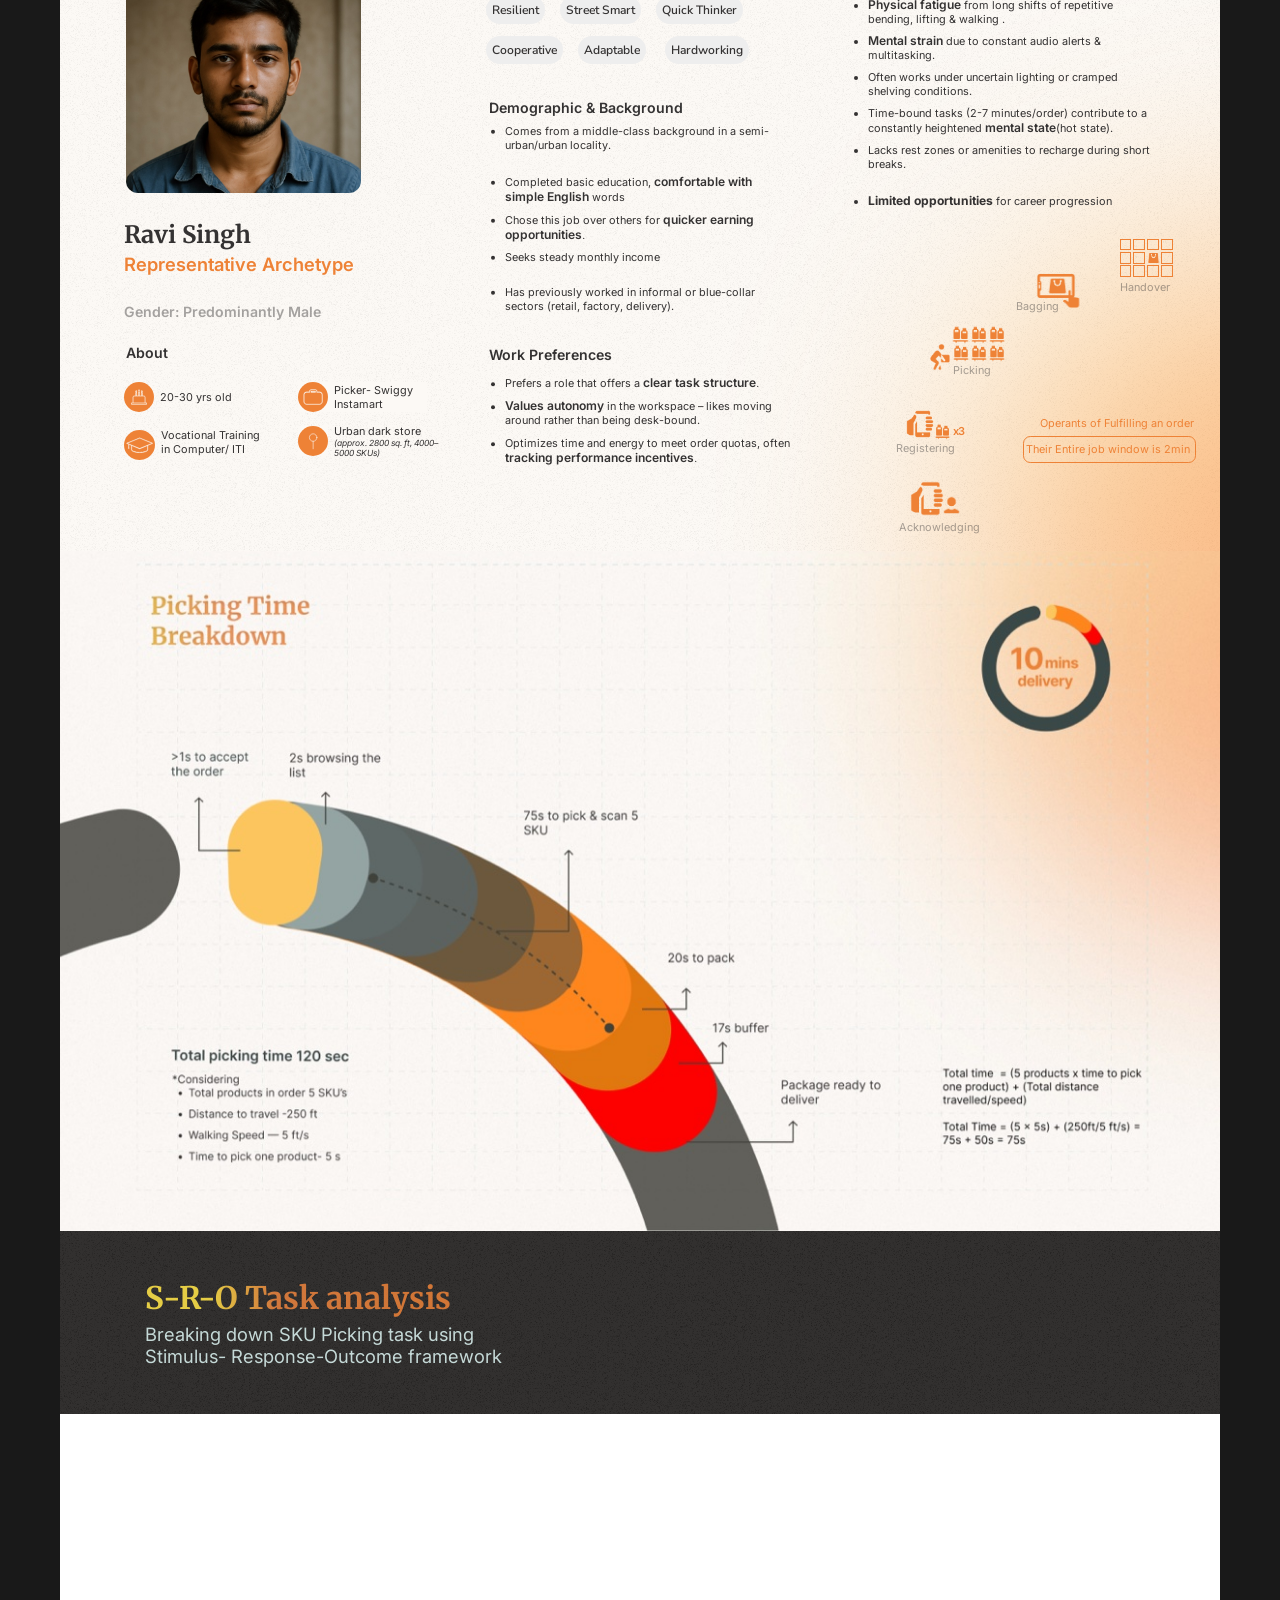
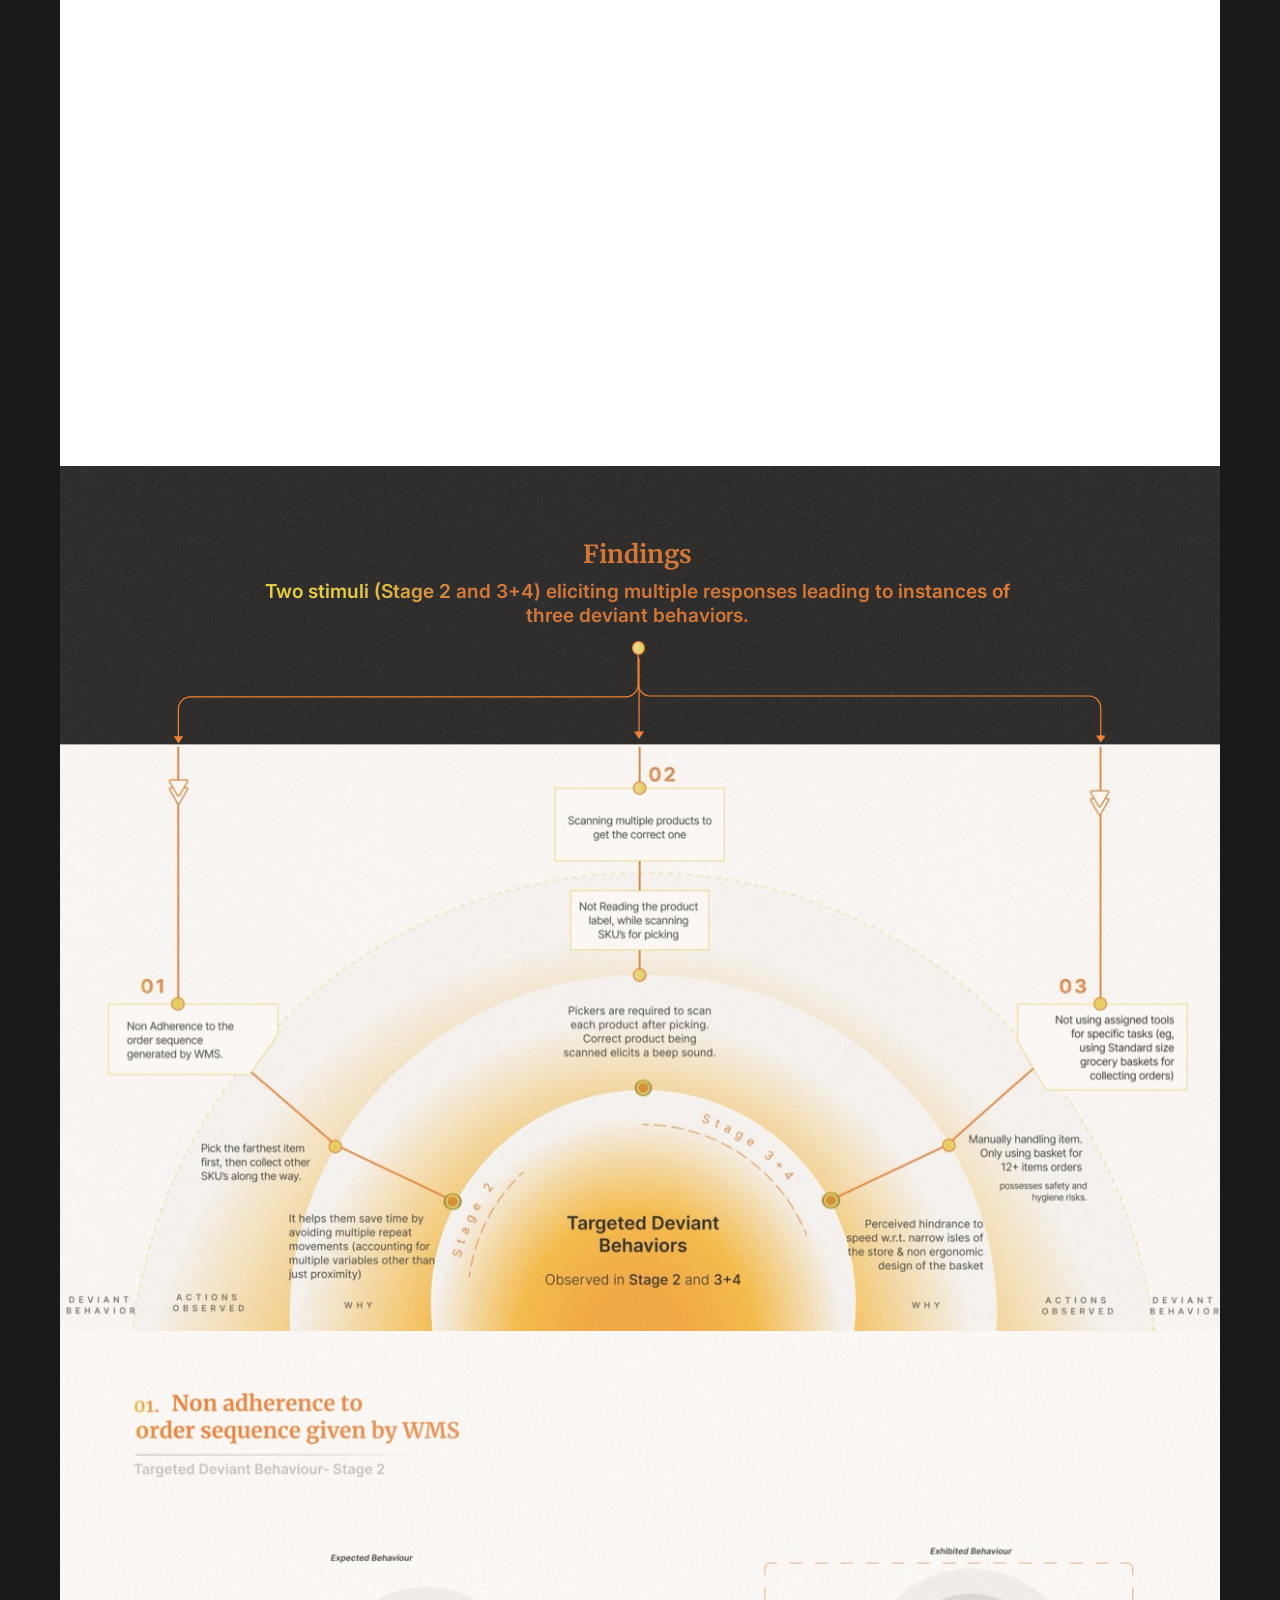
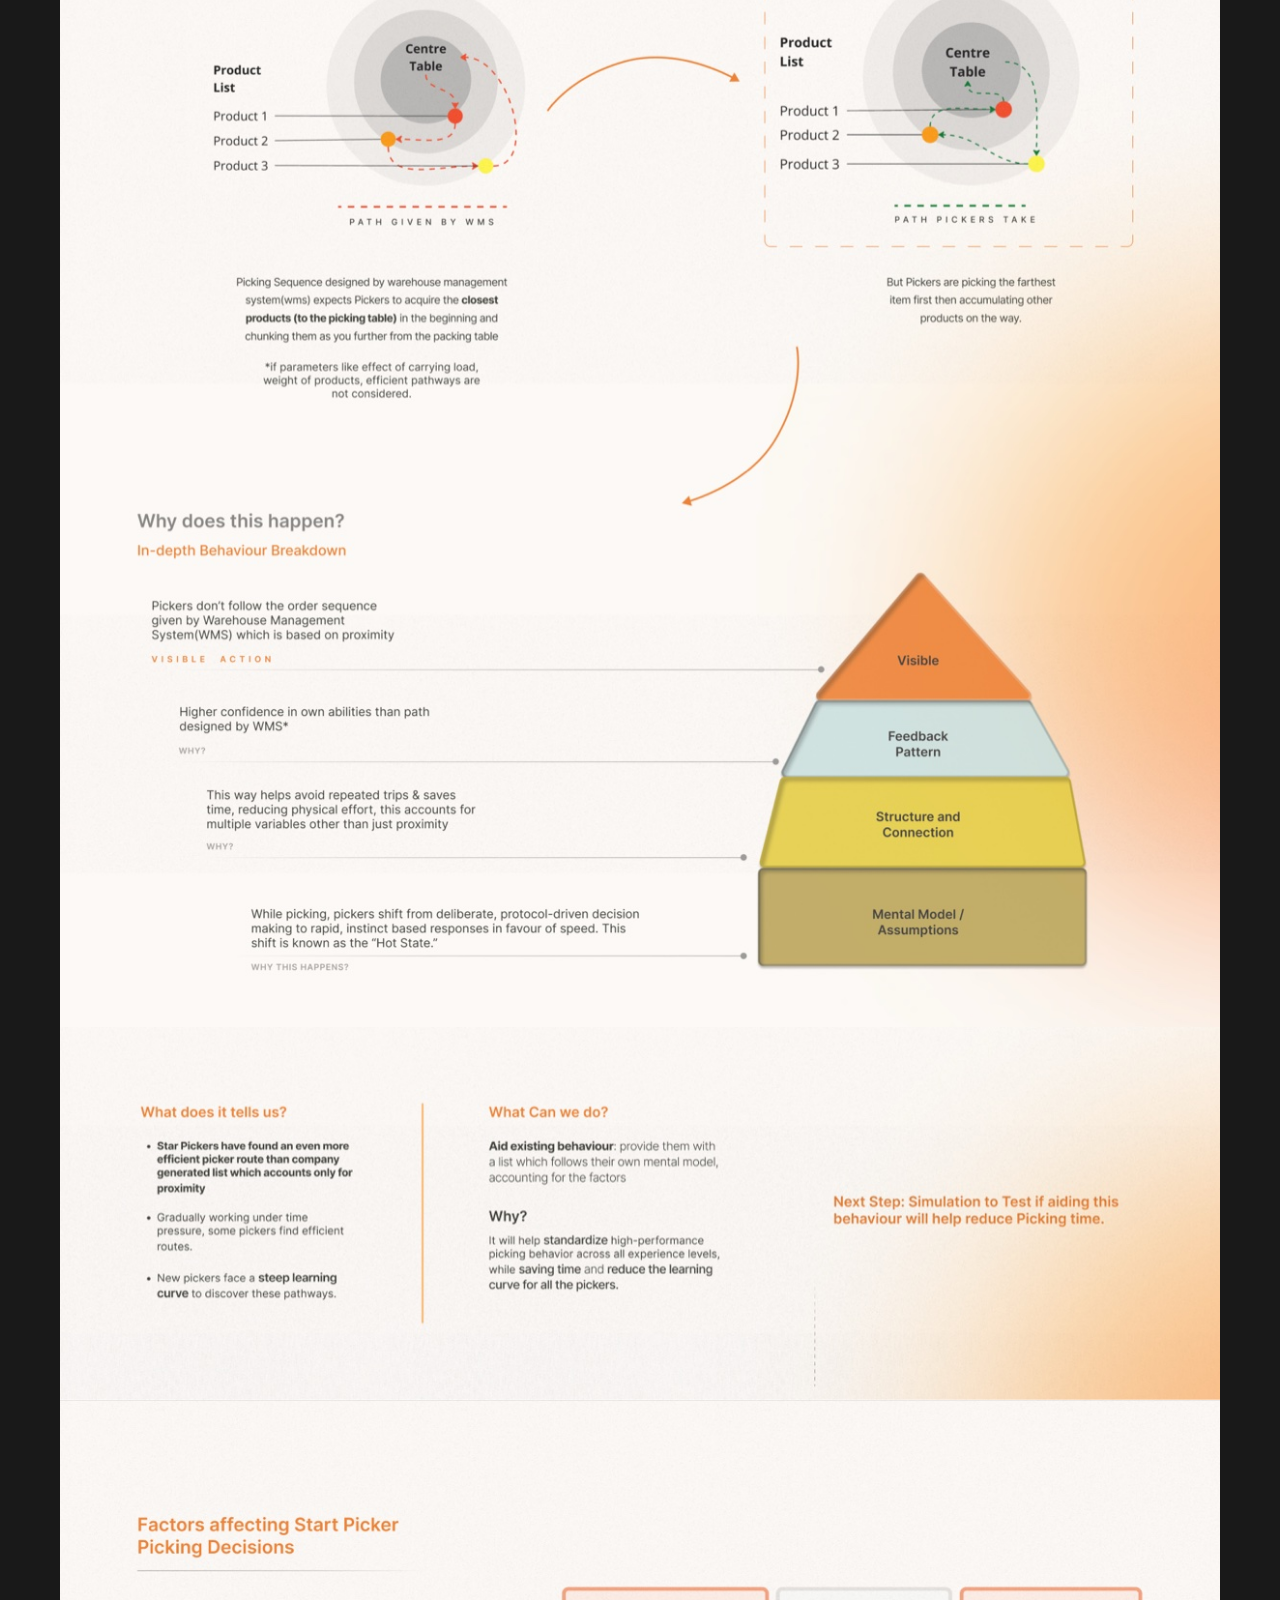
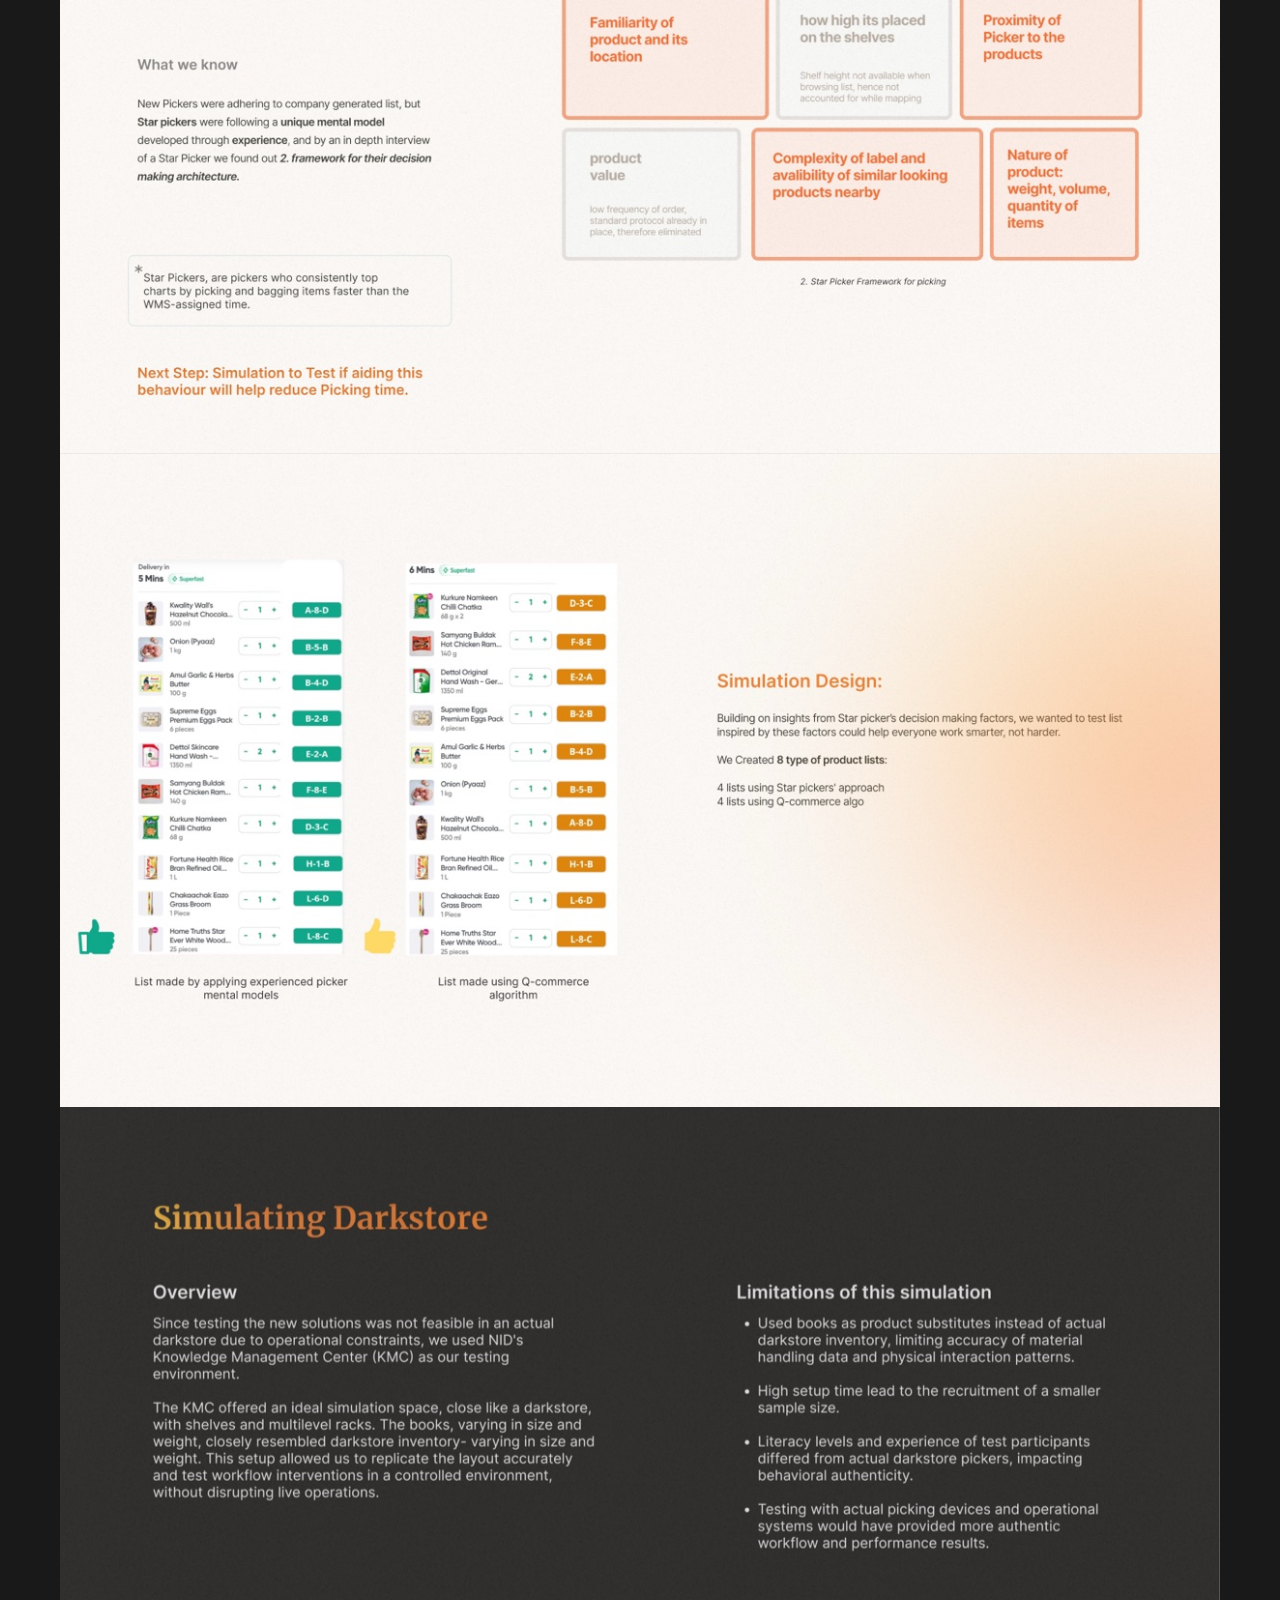
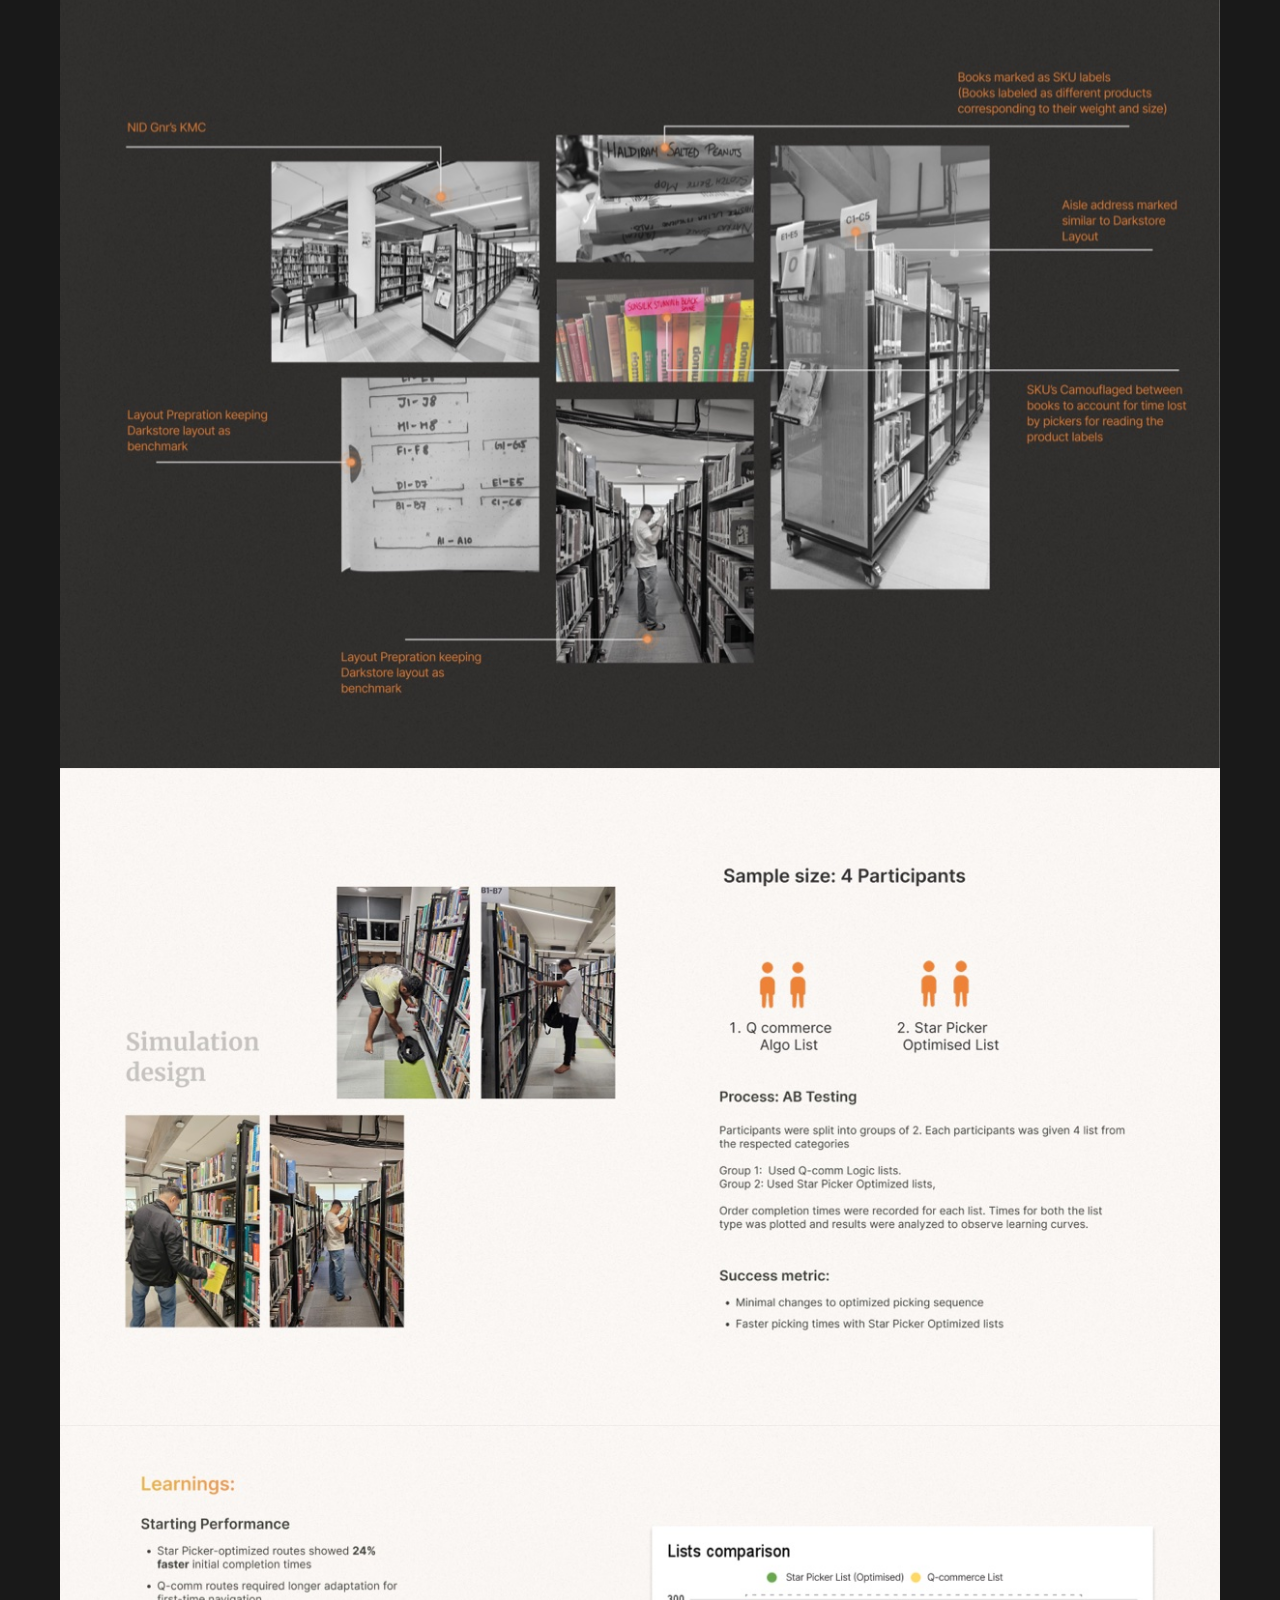
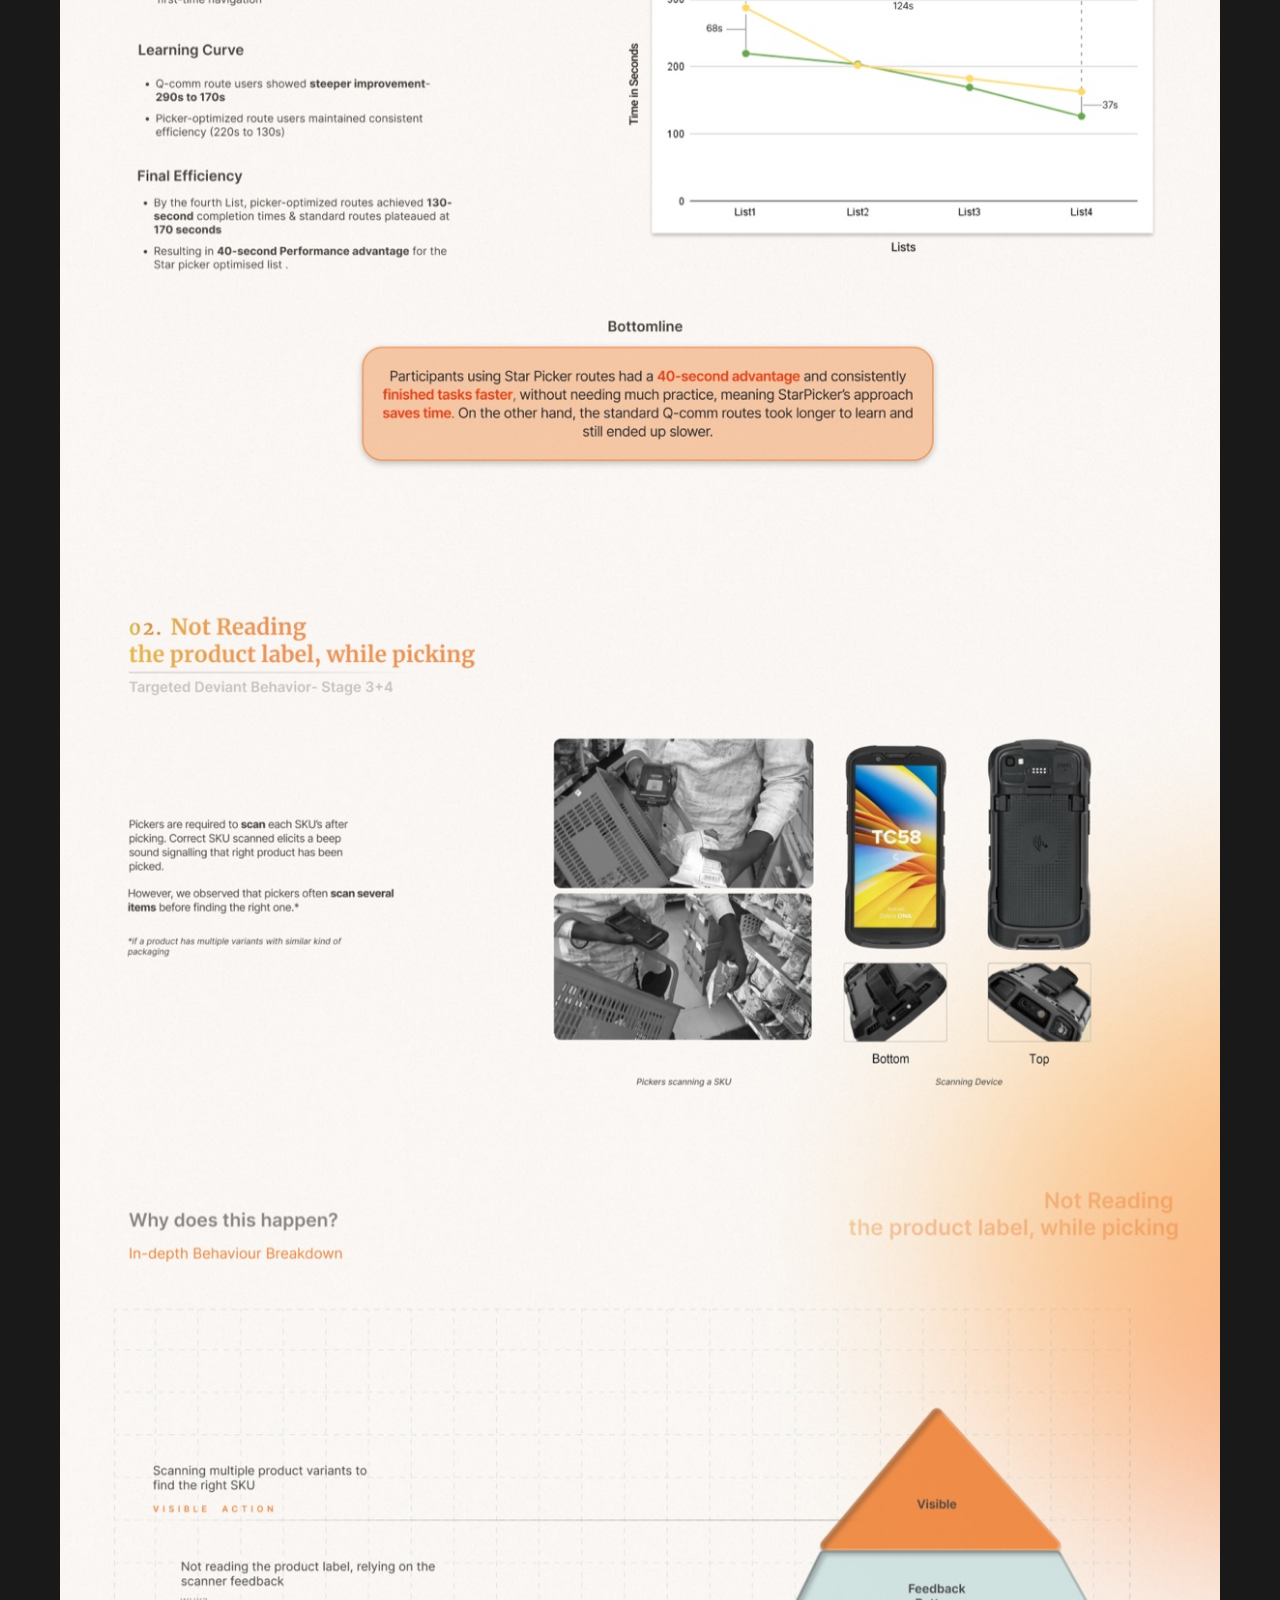
<file: last-mile-inside.html>
<!doctype html>
<html lang="en">
<head>
  <meta charset="utf-8">
  <meta name="viewport" content="width=device-width, initial-scale=1">
  <meta name="color-scheme" content="dark">
  <meta name="theme-color" content="#191919">
  <title>Last Mile Inside · Srishti</title>
  <meta name="description" content="Case study: behavioural analysis of picker workflows inside quick-commerce darkstores.">
  <link rel="icon" type="image/png" sizes="32x32" href="assets/icons/favicon-32.png">
  <link rel="icon" type="image/png" sizes="192x192" href="assets/icons/icon-192.png">
  <link rel="apple-touch-icon" href="assets/icons/apple-touch-icon.png">
  <link rel="canonical" href="https://srishtis.work/last-mile-inside.html">
  <meta property="og:type" content="article">
  <meta property="og:url" content="https://srishtis.work/last-mile-inside.html">
  <meta property="og:site_name" content="Srishti · Case Study Repo">
  <meta property="og:title" content="Last Mile Inside · Srishti">
  <meta property="og:description" content="Case study: behavioural analysis of picker workflows inside quick-commerce darkstores.">
  <meta property="og:image" content="https://srishtis.work/assets/case-studies/lmi/01-1200.jpg">
  <meta property="og:image:width" content="1200">
  <meta property="og:image:height" content="571">
  <meta property="og:image:alt" content="First slide of the Last Mile Inside case study">
  <meta name="twitter:card" content="summary_large_image">
  <link rel="preconnect" href="https://fonts.googleapis.com">
  <link rel="preconnect" href="https://fonts.gstatic.com" crossorigin>
  <link rel="stylesheet" href="https://fonts.googleapis.com/css2?family=Mona+Sans:wght@400;500;600;700&family=Inter:ital,wght@0,300;0,400;0,600;0,700;1,300;1,400&family=Merriweather:wght@700&family=Nunito+Sans:wght@600&display=swap">
  <link rel="stylesheet" href="styles.css">
</head>
<body>
  <div class="page">
    <!-- Generated from the "Last Mile Inside" frame in Figma. -->
    <header class="cs-header">
      <a class="cs-header__home" href="index.html">Srishti’s <br>Work Case Studies</a>
      <a class="cs-header__back" href="index.html" data-back>Back ←</a>
    </header>

    <main class="cs-slides">
      <h1 class="visually-hidden">Last Mile Inside: Rethinking Operational efficiency in Darkstores</h1>
      <img src="assets/case-studies/lmi/01-1200.jpg" srcset="assets/case-studies/lmi/01-1200.jpg 1200w, assets/case-studies/lmi/01-2400.jpg 2400w, assets/case-studies/lmi/01-3200.jpg 3200w, assets/case-studies/lmi/01.jpg 3840w" sizes="(max-width: 640px) calc(100vw - 40px), calc(100vw - 120px)" width="3840" height="1826" alt="Last Mile Inside case study, slide 1 of 28" fetchpriority="high" decoding="async">
      <img src="assets/case-studies/lmi/02-1200.jpg" srcset="assets/case-studies/lmi/02-1200.jpg 1200w, assets/case-studies/lmi/02-2400.jpg 2400w, assets/case-studies/lmi/02.jpg 2880w" sizes="(max-width: 640px) calc(100vw - 40px), calc(100vw - 120px)" width="2880" height="1755" alt="Last Mile Inside case study, slide 2 of 28" loading="eager" decoding="async">
      <img src="assets/case-studies/lmi/04-1200.jpg" srcset="assets/case-studies/lmi/04-1200.jpg 1200w, assets/case-studies/lmi/04.jpg 2000w" sizes="(max-width: 640px) calc(100vw - 40px), calc(100vw - 120px)" width="2000" height="1295" alt="Last Mile Inside case study, slide 3 of 28" loading="lazy" decoding="async">
      <img src="assets/case-studies/lmi/05-1200.jpg" srcset="assets/case-studies/lmi/05-1200.jpg 1200w, assets/case-studies/lmi/05-2400.jpg 2400w, assets/case-studies/lmi/05.jpg 2880w" sizes="(max-width: 640px) calc(100vw - 40px), calc(100vw - 120px)" width="2880" height="1368" alt="Last Mile Inside case study, slide 4 of 28" loading="lazy" decoding="async">
      <img src="assets/case-studies/lmi/06-1200.jpg" srcset="assets/case-studies/lmi/06-1200.jpg 1200w, assets/case-studies/lmi/06.jpg 2013w" sizes="(max-width: 640px) calc(100vw - 40px), calc(100vw - 120px)" width="2013" height="4096" alt="Last Mile Inside case study, slide 5 of 28" loading="lazy" decoding="async">
      <div class="slide" style="aspect-ratio: 1160 / 710.5" aria-label="Last Mile Inside case study, slide 6 of 28" role="group"><div style="background-color:#fff;position:relative;width:100%;height:100%"><div style="position:absolute;background-color:#262423;inset:0 0 calc(-4.82 * var(--u)) 0"></div><div style="position:absolute;aspect-ratio:1920 / 1080;left:calc(-51.56 * var(--u));right:calc(-51.56 * var(--u));top:50%;translate:0 -50%"><div style="position:absolute;inset:0;overflow:hidden;pointer-events:none"><img alt="" src="assets/case-studies/lmi/slides/texture-noise.png" loading="lazy" decoding="async" style="position:absolute;height:100%;left:3.99%;max-width:none;top:0;width:91.93%"></div></div><p style="overflow-wrap:break-word;position:absolute;font-family:&#x27;Inter&#x27;;font-weight:400;line-height:normal;left:calc(77.03 * var(--u));font-style:normal;color:#d9d9d9;font-size:calc(14.137 * var(--u));top:calc(124.45 * var(--u));width:calc(298.225 * var(--u))">Observations w.r.t. Workload, Work Process</p><p style="overflow-wrap:break-word;position:absolute;-webkit-background-clip:text;background-clip:text;font-family:&#x27;Merriweather&#x27;;font-weight:700;line-height:normal;left:calc(77.03 * var(--u));font-size:calc(23.865 * var(--u));color:transparent;top:calc(50% - (265.83 * var(--u)));width:calc(253.146 * var(--u));font-variation-settings:&quot;wdth&quot; 100;background-image:linear-gradient(88.71211651023332deg, rgb(229, 205, 69) 14.412%, rgba(236, 132, 63, 0.858) 28.362%, rgba(238, 130, 54, 0.85) 73.743%, rgb(238, 130, 54) 116.91%)">Key Findings</p><div style="overflow-wrap:break-word;position:absolute;display:flex;flex-direction:column;font-family:&#x27;Inter&#x27;;font-weight:300;justify-content:center;line-height:0;left:calc(151.54 * var(--u));font-style:normal;font-size:0;color:rgba(0,0,0,0.5);top:calc(295.01 * var(--u));letter-spacing:calc(-0.29 * var(--u));width:calc(186.083 * var(--u));translate:0 -50%"><p style="font-size:calc(9.667 * var(--u))"><span style="font-family:&#x27;Inter&#x27;;font-weight:600;line-height:1.2;color:#ee8236">Store Layout:</span><span style="font-family:&#x27;Inter&#x27;;font-weight:700;line-height:1.2;color:red"> </span><span style="font-family:&#x27;Inter&#x27;;font-weight:400;line-height:1.2;color:#d9d9d9">The store spans 2,800 sq. ft. with only one main point of entry and exit, creating potential accidental disasters.</span></p></div><div style="position:absolute;left:calc(82.17 * var(--u));width:calc(32.021 * var(--u));height:calc(32.021 * var(--u));top:calc(280.03 * var(--u))"><img alt="" src="assets/case-studies/lmi/slides/slide6-select-column.png" loading="lazy" decoding="async" style="position:absolute;inset:0;max-width:none;object-fit:contain;pointer-events:none;width:100%;height:100%"></div><div style="position:absolute;display:contents;left:calc(65.74 * var(--u));top:calc(392.41 * var(--u))"><p style="overflow-wrap:break-word;position:absolute;font-family:&#x27;Inter&#x27;;font-weight:300;line-height:0;left:calc(151.54 * var(--u));font-style:normal;color:#d9d9d9;font-size:calc(9.667 * var(--u));top:calc(392.41 * var(--u));letter-spacing:calc(-0.29 * var(--u));width:calc(189.708 * var(--u))"><span style="font-family:&#x27;Inter&#x27;;font-weight:600;line-height:1.3;color:#ee8236">Temperature Fluctuations</span><span style="line-height:1.3">: </span><span style="font-family:&#x27;Inter&#x27;;font-weight:400;line-height:1.3">Frequent shifts between temperature zones (freezers, chillers) cause discomfort and physical strain, impacting picker efficiency and well-being.</span></p><div style="position:absolute;display:contents;left:calc(65.74 * var(--u));top:calc(404.49 * var(--u))"><div aria-hidden="true" style="position:absolute;left:calc(65.74 * var(--u));width:calc(31.416 * var(--u));height:calc(31.416 * var(--u));top:calc(404.49 * var(--u))"><img alt="" src="assets/case-studies/lmi/slides/slide6-thermometer-down.png" loading="lazy" decoding="async" style="position:absolute;inset:0;max-width:none;object-fit:contain;pointer-events:none;width:100%;height:100%"></div><div aria-hidden="true" style="position:absolute;left:calc(98.88 * var(--u));width:calc(31.416 * var(--u));height:calc(31.416 * var(--u));top:calc(405.09 * var(--u))"><img alt="" src="assets/case-studies/lmi/slides/slide6-thermometer-up.png" loading="lazy" decoding="async" style="position:absolute;inset:0;max-width:none;object-fit:contain;pointer-events:none;width:100%;height:100%"></div></div></div><div style="position:absolute;display:contents;left:calc(80.24 * var(--u));top:calc(486.05 * var(--u))"><p style="overflow-wrap:break-word;position:absolute;font-family:&#x27;Inter&#x27;;font-weight:400;line-height:1.3;left:calc(152.74 * var(--u));font-style:normal;color:#d9d9d9;font-size:calc(9.667 * var(--u));top:calc(486.05 * var(--u));letter-spacing:calc(-0.29 * var(--u));width:calc(184.875 * var(--u))">Lack of a designated rest area forces staff to eat and rest in aisles, reducing comfort and recovery.</p><div style="position:absolute;height:calc(32.021 * var(--u));left:calc(80.24 * var(--u));top:calc(489.07 * var(--u));width:calc(31.417 * var(--u))"><img alt="" src="assets/case-studies/lmi/slides/slide6-under-pressure-male.png" loading="lazy" decoding="async" style="position:absolute;inset:0;max-width:none;object-fit:contain;pointer-events:none;width:100%;height:100%"></div></div><div style="position:absolute;display:contents;left:calc(81.45 * var(--u));top:calc(555.53 * var(--u))"><div style="overflow-wrap:break-word;position:absolute;display:flex;flex-direction:column;font-family:&#x27;Inter&#x27;;font-weight:300;justify-content:center;line-height:0;left:calc(152.74 * var(--u));font-style:normal;font-size:0;color:rgba(0,0,0,0.5);top:calc(585.53 * var(--u));letter-spacing:calc(-0.29 * var(--u));width:calc(184.875 * var(--u));translate:0 -50%"><p style="font-size:calc(9.667 * var(--u))"><span style="overflow-wrap:break-word;font-family:&#x27;Inter&#x27;;font-weight:600;line-height:1.2;font-style:normal;color:#ee8236">Passage Widths:</span><span style="line-height:1.2;color:#d9d9d9"> </span><span style="overflow-wrap:break-word;font-family:&#x27;Inter&#x27;;font-weight:400;line-height:1.2;font-style:normal;color:#d9d9d9">Non-standardized widths ranging from 28 to 50 inches create inconsistent ease of movement, contributing to collisions between Pickers in busy areas.</span></p></div><div style="position:absolute;height:calc(31.417 * var(--u));left:calc(81.45 * var(--u));top:calc(564.59 * var(--u));width:calc(30.813 * var(--u))"><img alt="" src="assets/case-studies/lmi/slides/slide6-width.png" loading="lazy" decoding="async" style="position:absolute;inset:0;max-width:none;object-fit:contain;pointer-events:none;width:100%;height:100%"></div></div><div style="position:absolute;display:contents;left:calc(65.74 * var(--u));top:calc(215.39 * var(--u))"><div style="position:absolute;display:contents;left:calc(65.74 * var(--u));top:calc(215.39 * var(--u))"><div style="position:absolute;background-color:#262423;border-color:#262423;border-width:calc(0.604 * var(--u));border-style:solid;height:calc(29.326 * var(--u));left:calc(67.01 * var(--u));top:calc(216.82 * var(--u));width:calc(112.903 * var(--u))"></div><div style="position:absolute;background-color:#d9d9d9;border-color:#262423;border-width:calc(0.604 * var(--u));border-style:solid;height:calc(29.44 * var(--u));left:calc(65.74 * var(--u));top:calc(215.39 * var(--u));width:calc(112.862 * var(--u))"></div></div><p style="overflow-wrap:break-word;position:absolute;font-family:&#x27;Inter&#x27;;font-weight:700;line-height:1.3;left:calc(75.85 * var(--u));font-style:normal;color:#262423;font-size:calc(12.083 * var(--u));top:calc(222.64 * var(--u));letter-spacing:calc(-0.3625 * var(--u));width:calc(133.193 * var(--u))">Environmental</p></div><div style="overflow-wrap:break-word;position:absolute;display:flex;flex-direction:column;font-family:&#x27;Inter&#x27;;font-weight:400;justify-content:center;line-height:0;left:calc(151.54 * var(--u));font-style:normal;color:#d9d9d9;font-size:calc(9.667 * var(--u));top:calc(354.86 * var(--u));letter-spacing:calc(-0.29 * var(--u));width:calc(186.083 * var(--u));translate:0 -50%"><p style="line-height:1.2">Most frequently ordered 1500 SKUs placed near the centre packing table </p></div><div style="position:absolute;left:calc(80.96 * var(--u));width:calc(32.021 * var(--u));height:calc(32.021 * var(--u));top:calc(338.64 * var(--u))"><img alt="" src="assets/case-studies/lmi/slides/slide6-store-setting.png" loading="lazy" decoding="async" style="position:absolute;inset:0;max-width:none;object-fit:contain;pointer-events:none;width:100%;height:100%"></div><div style="position:absolute;display:contents;left:calc(436.7 * var(--u));top:calc(136.54 * var(--u))"><div style="position:absolute;display:contents;left:calc(436.7 * var(--u));top:calc(136.54 * var(--u))"><div style="overflow-wrap:break-word;position:absolute;display:flex;flex-direction:column;font-family:&#x27;Inter&#x27;;font-weight:300;justify-content:center;line-height:0;left:calc(523.81 * var(--u));font-style:normal;color:#d9d9d9;font-size:calc(9.667 * var(--u));top:calc(359.35 * var(--u));letter-spacing:calc(-0.29 * var(--u));width:calc(188.5 * var(--u));translate:0 -50%"><p><span style="font-family:&#x27;Inter&#x27;;font-weight:600;line-height:1.2;color:#ee8236">Overhead Shelf Accessibility:</span><span style="font-family:&#x27;Inter&#x27;;font-weight:600;line-height:1.2"> </span><span style="font-family:&#x27;Inter&#x27;;font-weight:400;line-height:1.2">Stepper stools are available to improve visibility and access to overhead items.</span></p></div><div style="overflow-wrap:break-word;position:absolute;display:flex;flex-direction:column;font-family:&#x27;Inter&#x27;;font-weight:300;justify-content:center;line-height:0;left:calc(522.61 * var(--u));font-style:normal;color:#d9d9d9;font-size:calc(9.667 * var(--u));top:calc(222.17 * var(--u));letter-spacing:calc(-0.29 * var(--u));width:calc(189.708 * var(--u));translate:0 -50%"><p><span style="font-family:&#x27;Inter&#x27;;font-weight:600;line-height:1.2;color:#ee8236">Movement &amp; Posture: </span><span style="font-family:&#x27;Inter&#x27;;font-weight:400;line-height:1.2">Fast-paced item collection leads to frequent sprints, causing physical fatigue and straining posture over time.</span></p></div><div style="overflow-wrap:break-word;position:absolute;display:flex;flex-direction:column;font-family:&#x27;Inter&#x27;;font-weight:300;justify-content:center;line-height:0;left:calc(522.61 * var(--u));font-style:normal;color:#d9d9d9;font-size:calc(9.667 * var(--u));top:calc(293.5 * var(--u));letter-spacing:calc(-0.29 * var(--u));width:calc(193.333 * var(--u));translate:0 -50%"><p><span style="font-family:&#x27;Inter&#x27;;font-weight:600;line-height:1.2;color:#ee8236">Product Handling</span><span style="font-family:&#x27;Inter&#x27;;font-weight:600;line-height:1.2">: </span><span style="font-family:&#x27;Inter&#x27;;font-weight:400;line-height:1.2">Heavy baskets strain fingers; repetitive scanning and rescans increase wrist fatigue and risk of injury. </span></p></div><div style="overflow-wrap:break-word;position:absolute;display:flex;flex-direction:column;font-family:&#x27;Inter&#x27;;font-weight:300;justify-content:center;line-height:0;left:calc(523.81 * var(--u));font-style:normal;color:#d9d9d9;font-size:calc(9.667 * var(--u));top:calc(431.21 * var(--u));letter-spacing:calc(-0.29 * var(--u));width:calc(188.5 * var(--u));translate:0 -50%"><p><span style="font-family:&#x27;Inter&#x27;;font-weight:600;line-height:1.2;color:#ee8236">Tools Usage: </span><span style="font-family:&#x27;Inter&#x27;;font-weight:400;line-height:1.2">Using stepper stools in narrow isles hinder its use, leading pickers to adopt risky manual retrievals and potential physical strain.</span></p></div><div style="overflow-wrap:break-word;position:absolute;display:flex;flex-direction:column;font-family:&#x27;Inter&#x27;;font-weight:300;justify-content:center;line-height:0;left:calc(523.81 * var(--u));font-style:normal;color:#d9d9d9;font-size:calc(9.667 * var(--u));top:calc(502.54 * var(--u));letter-spacing:calc(-0.29 * var(--u));width:calc(188.5 * var(--u));translate:0 -50%"><p><span style="overflow-wrap:break-word;font-family:&#x27;Inter&#x27;;font-weight:600;line-height:1.2;font-style:normal;color:#ee8236">Idle Time:</span><span style="line-height:1.2"> </span><span style="overflow-wrap:break-word;font-family:&#x27;Inter&#x27;;font-weight:400;line-height:1.2;font-style:normal">Pickers prefer standing during idle time to stay alert, but prolonged standing often leads to fatigue.</span></p></div><div style="position:absolute;left:calc(453.73 * var(--u));width:calc(31.417 * var(--u));height:calc(31.417 * var(--u));top:calc(484.54 * var(--u))"><img alt="" src="assets/case-studies/lmi/slides/slide6-brake-warning.png" loading="lazy" decoding="async" style="position:absolute;inset:0;max-width:none;object-fit:contain;pointer-events:none;width:100%;height:100%"></div><div style="position:absolute;display:contents;left:calc(436.7 * var(--u));top:calc(136.54 * var(--u))"><div style="position:absolute;background-color:#262423;border-color:#262423;border-width:calc(0.604 * var(--u));border-style:solid;height:calc(29.326 * var(--u));left:calc(437.97 * var(--u));top:calc(137.97 * var(--u));width:calc(112.903 * var(--u))"></div><div style="position:absolute;background-color:#d9d9d9;border-color:#262423;border-width:calc(0.604 * var(--u));border-style:solid;height:calc(29.44 * var(--u));left:calc(436.7 * var(--u));top:calc(136.54 * var(--u));width:calc(112.862 * var(--u))"></div><p style="overflow-wrap:break-word;position:absolute;font-family:&#x27;Inter&#x27;;font-weight:700;line-height:1.3;left:calc(446.81 * var(--u));font-style:normal;color:#262423;font-size:calc(12.083 * var(--u));top:calc(143.79 * var(--u));letter-spacing:calc(-0.3625 * var(--u));width:calc(133.193 * var(--u))">Physical</p></div><div style="position:absolute;left:calc(453.73 * var(--u));width:calc(32.021 * var(--u));height:calc(32.021 * var(--u));top:calc(411.44 * var(--u))"><img alt="" src="assets/case-studies/lmi/slides/slide6-picnic-table.png" loading="lazy" decoding="async" style="position:absolute;inset:0;max-width:none;object-fit:contain;pointer-events:none;width:100%;height:100%"></div><div style="position:absolute;left:calc(453.73 * var(--u));width:calc(32.021 * var(--u));height:calc(32.021 * var(--u));top:calc(205.42 * var(--u))"><img alt="" src="assets/case-studies/lmi/slides/slide6-running.png" loading="lazy" decoding="async" style="position:absolute;inset:0;max-width:none;object-fit:contain;pointer-events:none;width:100%;height:100%"></div><div style="position:absolute;left:calc(453.73 * var(--u));width:calc(32.021 * var(--u));height:calc(32.021 * var(--u));top:calc(341.35 * var(--u))"><img alt="" src="assets/case-studies/lmi/slides/slide6-grocery-shelf.png" loading="lazy" decoding="async" style="position:absolute;inset:0;max-width:none;object-fit:contain;pointer-events:none;width:100%;height:100%"></div><div style="position:absolute;left:calc(453.73 * var(--u));width:calc(32.021 * var(--u));height:calc(32.021 * var(--u));top:calc(275.5 * var(--u))"><img alt="" src="assets/case-studies/lmi/slides/slide6-manual-handling.png" loading="lazy" decoding="async" style="position:absolute;inset:0;max-width:none;object-fit:contain;pointer-events:none;width:100%;height:100%"></div></div><div style="position:absolute;display:contents;left:calc(436.7 * var(--u));top:calc(555.23 * var(--u))"><div style="position:absolute;display:contents;left:calc(436.7 * var(--u));top:calc(555.23 * var(--u))"><div style="position:absolute;display:contents;left:calc(436.7 * var(--u));top:calc(555.23 * var(--u))"><div style="position:absolute;background-color:#262423;border-color:#262423;border-width:calc(0.604 * var(--u));border-style:solid;height:calc(29.326 * var(--u));left:calc(437.97 * var(--u));top:calc(556.66 * var(--u));width:calc(112.903 * var(--u))"></div><div style="position:absolute;background-color:#d9d9d9;border-color:#262423;border-width:calc(0.604 * var(--u));border-style:solid;height:calc(29.44 * var(--u));left:calc(436.7 * var(--u));top:calc(555.23 * var(--u));width:calc(112.862 * var(--u))"></div></div><p style="overflow-wrap:break-word;position:absolute;font-family:&#x27;Inter&#x27;;font-weight:700;height:calc(9.298 * var(--u));line-height:1.3;left:calc(446.81 * var(--u));font-style:normal;color:#262423;font-size:calc(12.083 * var(--u));top:calc(562.48 * var(--u));letter-spacing:calc(-0.3625 * var(--u));width:calc(133.193 * var(--u))">Cognitive</p></div><div style="overflow-wrap:break-word;position:absolute;display:flex;flex-direction:column;font-family:&#x27;Inter&#x27;;font-weight:300;font-style:italic;justify-content:center;line-height:0;left:calc(523.81 * var(--u));color:#d9d9d9;font-size:calc(9.667 * var(--u));top:calc(640.85 * var(--u));letter-spacing:calc(-0.29 * var(--u));width:calc(188.5 * var(--u));translate:0 -50%"><p style="font-style:normal"><span style="font-family:&#x27;Inter&#x27;;font-weight:600;line-height:1.2;color:#ee8236">Audio Prompts &amp; Vigilance: </span><span style="font-family:&#x27;Inter&#x27;;font-weight:400;line-height:1.2">Constant alerts about new orders disrupt focus, causing mental overload and reduced cognitive balance.</span></p></div><div style="position:absolute;left:calc(453.73 * var(--u));width:calc(32.021 * var(--u));height:calc(32.021 * var(--u));top:calc(621.08 * var(--u))"><img alt="" src="assets/case-studies/lmi/slides/slide6-heroicons-outline-bell-alert.svg" loading="lazy" decoding="async" style="position:absolute;display:block;inset:0;max-width:none;width:100%;height:100%"></div></div></div><div style="position:absolute;display:contents;left:calc(803.43 * var(--u));top:calc(134.13 * var(--u))"><div style="position:absolute;display:contents;left:calc(803.43 * var(--u));top:calc(370.96 * var(--u))"><div style="position:absolute;display:contents;left:calc(803.43 * var(--u));top:calc(370.96 * var(--u))"><div style="position:absolute;background-color:#262423;border-color:#262423;border-width:calc(0.604 * var(--u));border-style:solid;height:calc(29.326 * var(--u));left:calc(804.7 * var(--u));top:calc(372.39 * var(--u));width:calc(112.903 * var(--u))"></div><div style="position:absolute;background-color:#d9d9d9;border-color:#262423;border-width:calc(0.604 * var(--u));border-style:solid;height:calc(29.44 * var(--u));left:calc(803.43 * var(--u));top:calc(370.96 * var(--u));width:calc(112.862 * var(--u))"></div></div><p style="overflow-wrap:break-word;position:absolute;font-family:&#x27;Inter&#x27;;font-weight:700;height:calc(9.298 * var(--u));line-height:1.3;left:calc(813.53 * var(--u));font-style:normal;color:#262423;font-size:calc(12.083 * var(--u));top:calc(378.21 * var(--u));letter-spacing:calc(-0.3625 * var(--u));width:calc(133.193 * var(--u))">Temporal</p></div><div style="overflow-wrap:break-word;position:absolute;display:flex;flex-direction:column;font-family:&#x27;Inter&#x27;;font-weight:300;justify-content:center;line-height:0;left:calc(888.73 * var(--u));font-style:normal;color:#d9d9d9;font-size:calc(9.667 * var(--u));top:calc(235.46 * var(--u));letter-spacing:calc(-0.29 * var(--u));width:calc(189.708 * var(--u));translate:0 -50%"><p><span style="font-family:&#x27;Inter&#x27;;font-weight:600;line-height:1.2;color:#ee8236">Picking Sequence Variability:</span><span style="font-family:&#x27;Inter&#x27;;font-weight:600;line-height:1.2;color:#ee8236"> </span><span style="font-family:&#x27;Inter&#x27;;font-weight:400;line-height:1.2">Most Pickers follow an optimised company given algorithm to pick orders in a certain sequence.</span></p></div><div style="overflow-wrap:break-word;position:absolute;display:flex;flex-direction:column;font-family:&#x27;Inter&#x27;;font-weight:300;justify-content:center;line-height:0;left:calc(888.73 * var(--u));font-style:normal;color:#d9d9d9;font-size:calc(9.667 * var(--u));top:calc(312.79 * var(--u));letter-spacing:calc(-0.29 * var(--u));width:calc(193.333 * var(--u));translate:0 -50%"><p><span style="font-family:&#x27;Inter&#x27;;font-weight:600;line-height:1.2;color:#ee8236">Picking Sequence Variability:</span><span style="font-family:&#x27;Inter&#x27;;font-weight:400;line-height:1.2"> Some pickers don’t follow this sequence, and have developed their own algorithm, which is faster and more optimised.</span></p></div><div style="overflow-wrap:break-word;position:absolute;display:flex;flex-direction:column;font-family:&#x27;Inter&#x27;;font-weight:300;justify-content:center;line-height:0;left:calc(889.94 * var(--u));font-style:normal;color:#d9d9d9;font-size:calc(9.667 * var(--u));top:calc(158.13 * var(--u));letter-spacing:calc(-0.29 * var(--u));width:calc(188.5 * var(--u));translate:0 -50%"><p style="font-family:&#x27;Inter&#x27;;font-weight:600;line-height:1.2;margin-bottom:0;color:#ee8236">Pickers Collaborative Cognitive Load:</p><p style="font-family:&#x27;Inter&#x27;;font-weight:400;line-height:1.2">Helping peers eases task load but adds distractions and demands higher mental coordination.</p></div><div style="overflow-wrap:break-word;position:absolute;display:flex;flex-direction:column;font-family:&#x27;Inter&#x27;;font-weight:300;font-style:italic;justify-content:center;line-height:0;left:calc(890.54 * var(--u));color:#d9d9d9;font-size:calc(9.667 * var(--u));top:calc(457.15 * var(--u));letter-spacing:calc(-0.29 * var(--u));width:calc(188.5 * var(--u));translate:0 -50%"><p style="font-style:normal;white-space:pre-wrap"><span style="font-family:&#x27;Inter&#x27;;font-weight:600;line-height:1.2;color:#ee8236">Order Completion Time:</span><span style="font-family:&#x27;Inter&#x27;;font-weight:600;line-height:1.2"> </span><span style="font-family:&#x27;Inter&#x27;;font-weight:700;line-height:1.2;color:#ee8236"> </span><span style="font-family:&#x27;Inter&#x27;;font-weight:400;line-height:1.2;color:#d9d9d9">P</span><span style="font-family:&#x27;Inter&#x27;;font-weight:400;line-height:1.2">ressure to complete the order within two minutes especially during peak hours. Micro delays and scanning errors further aggravate the time pressure</span></p></div><div style="overflow-wrap:break-word;position:absolute;display:flex;flex-direction:column;font-family:&#x27;Inter&#x27;;font-weight:300;justify-content:center;line-height:0;left:calc(890.54 * var(--u));font-style:normal;color:#d9d9d9;font-size:calc(9.667 * var(--u));top:calc(539.96 * var(--u));letter-spacing:calc(-0.29 * var(--u));width:calc(188.5 * var(--u));translate:0 -50%"><p><span style="font-family:&#x27;Inter&#x27;;font-weight:600;line-height:1.2;color:#ee8236">Unpredictable Workflow:</span><span style="font-family:&#x27;Inter&#x27;;font-weight:700;line-height:1.2;color:#ee8236"> </span><span style="font-family:&#x27;Inter&#x27;;font-weight:400;line-height:1.2">The volume of orders can fluctuate unpredictably, leading to periods of overwhelming workload interspersed with short idle times.</span></p></div><div style="position:absolute;left:calc(820.46 * var(--u));width:calc(31.417 * var(--u));height:calc(31.417 * var(--u));top:calc(140.17 * var(--u))"><img alt="" src="assets/case-studies/lmi/slides/slide6-heroicons-outline-users.svg" loading="lazy" decoding="async" style="position:absolute;display:block;inset:0;max-width:none;width:100%;height:100%"></div><div style="position:absolute;left:calc(820.46 * var(--u));width:calc(32.021 * var(--u));height:calc(32.021 * var(--u));top:calc(218.71 * var(--u))"><img alt="" src="assets/case-studies/lmi/slides/slide6-workflow.png" loading="lazy" decoding="async" style="position:absolute;inset:0;max-width:none;object-fit:contain;pointer-events:none;width:100%;height:100%"></div><div style="position:absolute;display:flex;align-items:center;justify-content:center;left:calc(820.46 * var(--u));width:calc(32.021 * var(--u));height:calc(32.021 * var(--u));top:calc(296.04 * var(--u))"><div style="flex:none;rotate:180deg"><div style="position:relative;width:calc(32.021 * var(--u));height:calc(32.021 * var(--u))"><img alt="" src="assets/case-studies/lmi/slides/slide6-workflow.png" loading="lazy" decoding="async" style="position:absolute;inset:0;max-width:none;object-fit:contain;pointer-events:none;width:100%;height:100%"></div></div></div><div style="position:absolute;left:calc(816.23 * var(--u));width:calc(26.583 * var(--u));height:calc(26.583 * var(--u));top:calc(439.83 * var(--u))"><img alt="" src="assets/case-studies/lmi/slides/slide6-heroicons-outline-clipboard-document-list.svg" loading="lazy" decoding="async" style="position:absolute;display:block;inset:0;max-width:none;width:100%;height:100%"></div><div style="position:absolute;height:calc(18.729 * var(--u));left:calc(838.58 * var(--u));top:calc(453.13 * var(--u));width:calc(18.125 * var(--u))"><img alt="" src="assets/case-studies/lmi/slides/slide6-heroicons-outline-clock.svg" loading="lazy" decoding="async" style="position:absolute;display:block;inset:0;max-width:none;width:100%;height:100%"></div><div style="position:absolute;left:calc(828.31 * var(--u));width:calc(24.167 * var(--u));height:calc(24.167 * var(--u));top:calc(526.23 * var(--u))"><img alt="" src="assets/case-studies/lmi/slides/slide6-heroicons-outline-chart-bar.svg" loading="lazy" decoding="async" style="position:absolute;display:block;inset:0;max-width:none;width:100%;height:100%"></div><div style="position:absolute;height:calc(24.167 * var(--u));left:calc(816.23 * var(--u));top:calc(518.98 * var(--u));width:calc(23.563 * var(--u))"><img alt="" src="assets/case-studies/lmi/slides/slide6-heroicons-outline-arrow-trending-up.svg" loading="lazy" decoding="async" style="position:absolute;display:block;inset:0;max-width:none;width:100%;height:100%"></div></div><div style="position:absolute;height:calc(94.939 * var(--u));left:0;top:calc(1080.06 * var(--u));width:calc(1920 * var(--u))"><div style="position:absolute;inset:0;overflow:hidden;pointer-events:none"><img alt="" src="assets/case-studies/lmi/slides/texture-noise.png" loading="lazy" decoding="async" style="position:absolute;height:1137.58%;left:0;max-width:none;top:-924.87%;width:100%"></div></div></div></div>
      <div class="slide" style="aspect-ratio: 1160 / 551" aria-label="Last Mile Inside case study, slide 7 of 28" role="group"><div style="position:relative;width:100%;height:100%;background-image:url(&quot;data:image/svg+xml;utf8,&lt;svg viewBox=&#x27;0 0 1160 551&#x27; xmlns=&#x27;http://www.w3.org/2000/svg&#x27; preserveAspectRatio=&#x27;none&#x27;&gt;&lt;rect x=&#x27;0&#x27; y=&#x27;0&#x27; height=&#x27;100%&#x27; width=&#x27;100%&#x27; fill=&#x27;url(%23grad)&#x27; opacity=&#x27;0.30000001192092896&#x27;/&gt;&lt;defs&gt;&lt;radialGradient id=&#x27;grad&#x27; gradientUnits=&#x27;userSpaceOnUse&#x27; cx=&#x27;0&#x27; cy=&#x27;0&#x27; r=&#x27;10&#x27; gradientTransform=&#x27;matrix(52.23 2.806 -5.9074 78.41 580 275.5)&#x27;&gt;&lt;stop stop-color=&#x27;rgba(0,0,0,0.13)&#x27; offset=&#x27;0&#x27;/&gt;&lt;stop stop-color=&#x27;rgba(0,0,0,1)&#x27; offset=&#x27;1&#x27;/&gt;&lt;/radialGradient&gt;&lt;/defs&gt;&lt;/svg&gt;&quot;), linear-gradient(90deg, rgb(38, 36, 35) 0%, rgb(38, 36, 35) 100%)"><div style="position:absolute;border-color:#afc0be;border-width:calc(0.604 * var(--u));border-style:dashed;height:calc(308.137 * var(--u));left:calc(898.04 * var(--u));border-radius:calc(6.042 * var(--u));top:calc(125.67 * var(--u));width:calc(304.25 * var(--u))"></div><div style="position:absolute;height:calc(1574 * var(--u));left:calc(-17 * var(--u));opacity:0.14;top:calc(-345 * var(--u));width:calc(1937 * var(--u))"><img alt="" src="assets/case-studies/lmi/slides/slide7-warehouse-photo.jpg" loading="lazy" decoding="async" style="position:absolute;inset:0;max-width:none;object-position:bottom;pointer-events:none;width:100%;height:100%"></div><div aria-hidden="true" style="position:absolute;height:calc(662.771 * var(--u));left:calc(-358.88 * var(--u));top:calc(-55.58 * var(--u));width:calc(806.563 * var(--u))"><img alt="" src="assets/case-studies/lmi/slides/slide7-ellipse3730.svg" loading="lazy" decoding="async" style="position:absolute;display:block;inset:0;max-width:none;width:100%;height:100%"></div><div aria-hidden="true" style="position:absolute;height:calc(1080 * var(--u));left:0;top:0;width:calc(1920 * var(--u))"><img alt="" src="assets/case-studies/lmi/slides/texture-noise.png" loading="lazy" decoding="async" style="position:absolute;inset:0;max-width:none;object-fit:cover;pointer-events:none;width:100%;height:100%"></div><div style="overflow-wrap:break-word;position:absolute;-webkit-background-clip:text;background-clip:text;font-family:&#x27;Inter&#x27;;font-weight:700;line-height:0;left:calc(76.73 * var(--u));font-style:normal;font-size:0;color:transparent;top:calc(50% - (45.31 * var(--u)));letter-spacing:calc(1.9333 * var(--u));width:calc(348.604 * var(--u));white-space:pre-wrap;background-image:linear-gradient(89.14176030916853deg, rgb(229, 205, 69) 14.412%, rgba(236, 132, 63, 0.858) 28.362%, rgba(238, 130, 54, 0.85) 73.743%, rgb(238, 130, 54) 116.91%)"><p style="font-family:&#x27;Inter&#x27;;font-weight:600;line-height:1.1;margin-bottom:0;font-size:calc(14.137 * var(--u))">Why study </p><p style="font-family:&#x27;Merriweather&#x27;;line-height:1.1;font-size:calc(31.054 * var(--u));font-variation-settings:&quot;wdth&quot; 100">Pickers?</p></div><div style="position:absolute;display:contents;left:calc(372.77 * var(--u));top:calc(88.81 * var(--u))"><div style="position:absolute;display:flex;align-items:center;justify-content:center;left:calc(378.21 * var(--u));width:calc(6.042 * var(--u));height:calc(6.042 * var(--u));top:calc(94.25 * var(--u))"><div style="flex:none;scale:1 -1"><div style="position:relative;width:calc(6.042 * var(--u));height:calc(6.042 * var(--u))"><img alt="" src="assets/case-studies/lmi/slides/slide7-ellipse3731.svg" loading="lazy" decoding="async" style="position:absolute;display:block;inset:0;max-width:none;width:100%;height:100%"></div></div></div><div style="position:absolute;left:calc(372.77 * var(--u));width:calc(16.917 * var(--u));height:calc(16.917 * var(--u));top:calc(88.81 * var(--u))"><img alt="" src="assets/case-studies/lmi/slides/slide7-ellipse3734.svg" loading="lazy" decoding="async" style="position:absolute;display:block;inset:0;max-width:none;width:100%;height:100%"></div></div><div style="position:absolute;left:calc(441.04 * var(--u));width:calc(8.458 * var(--u));height:calc(8.458 * var(--u));top:calc(262.81 * var(--u))"><img alt="" src="assets/case-studies/lmi/slides/slide7-ellipse3732.svg" loading="lazy" decoding="async" style="position:absolute;display:block;inset:0;max-width:none;width:100%;height:100%"></div><div style="position:absolute;left:calc(377 * var(--u));width:calc(8.458 * var(--u));height:calc(8.458 * var(--u));top:calc(93.04 * var(--u))"><img alt="" src="assets/case-studies/lmi/slides/slide7-ellipse3732.svg" loading="lazy" decoding="async" style="position:absolute;display:block;inset:0;max-width:none;width:100%;height:100%"></div><div style="position:absolute;left:calc(381.23 * var(--u));width:calc(8.458 * var(--u));height:calc(8.458 * var(--u));top:calc(444.67 * var(--u))"><img alt="" src="assets/case-studies/lmi/slides/slide7-ellipse3732.svg" loading="lazy" decoding="async" style="position:absolute;display:block;inset:0;max-width:none;width:100%;height:100%"></div><div style="position:absolute;left:calc(436.81 * var(--u));width:calc(16.917 * var(--u));height:calc(16.917 * var(--u));top:calc(258.58 * var(--u))"><img alt="" src="assets/case-studies/lmi/slides/slide7-ellipse3734.svg" loading="lazy" decoding="async" style="position:absolute;display:block;inset:0;max-width:none;width:100%;height:100%"></div><div style="position:absolute;display:contents;left:calc(377 * var(--u));top:calc(440.44 * var(--u))"><div style="position:absolute;left:calc(377 * var(--u));width:calc(16.917 * var(--u));height:calc(16.917 * var(--u));top:calc(440.44 * var(--u))"><img alt="" src="assets/case-studies/lmi/slides/slide7-ellipse3734.svg" loading="lazy" decoding="async" style="position:absolute;display:block;inset:0;max-width:none;width:100%;height:100%"></div></div><p style="overflow-wrap:break-word;position:absolute;font-family:&#x27;Inter&#x27;;font-weight:600;inset:13.27% 48.7% 83.65% 36.35%;line-height:normal;font-style:normal;color:#ee8236;font-size:calc(14.137 * var(--u))">Less Studied Workforce</p><p style="overflow-wrap:break-word;position:absolute;font-family:&#x27;Inter&#x27;;font-weight:400;inset:19.19% 36.72% 73.73% 36.35%;line-height:normal;font-style:normal;color:#d9d9d9;font-size:calc(10.875 * var(--u))">While delivery partners have been the focus of many research studies, pickers working behind closed warehouse doors remain an under-explored research area.</p><p style="overflow-wrap:break-word;position:absolute;font-family:&#x27;Inter&#x27;;font-weight:600;inset:43.75% 34.53% 53.16% 40.62%;line-height:normal;font-style:normal;color:#ee8236;font-size:calc(14.137 * var(--u))">Direct Impact on Operational Efficiency</p><p style="overflow-wrap:break-word;position:absolute;font-family:&#x27;Inter&#x27;;font-weight:400;inset:49.67% 32.45% 43.25% 40.62%;line-height:normal;font-style:normal;color:#d9d9d9;font-size:calc(10.875 * var(--u))">The success of 10-minute deliveries relies heavily on picking accuracy and speed. Optimizing picker workflows can reduce order turnaround time &amp; employee wellbeing.</p><p style="overflow-wrap:break-word;position:absolute;font-family:&#x27;Inter&#x27;;font-weight:600;inset:76.54% 48.7% 20.38% 36.35%;line-height:normal;font-style:normal;color:#ee8236;font-size:calc(14.137 * var(--u))">Multifaceted Workload</p><p style="overflow-wrap:break-word;position:absolute;font-family:&#x27;Inter&#x27;;font-weight:400;inset:82.46% 36.72% 8.11% 36.35%;line-height:normal;font-style:normal;color:#d9d9d9;font-size:calc(10.875 * var(--u))">They offer a holistic study area for effective interventions. Strict order fulfilment deadlines create high-pressure working conditions, adding to the temporal, physical, cognitive, environmental.</p><div style="position:absolute;display:contents;left:calc(940.23 * var(--u));top:calc(162.58 * var(--u))"><div style="position:absolute;display:contents;left:calc(985.24 * var(--u));top:calc(220.32 * var(--u))"><div style="position:absolute;left:calc(987.96 * var(--u));width:calc(5.438 * var(--u));height:calc(5.438 * var(--u));top:calc(223.04 * var(--u))"><img alt="" src="assets/case-studies/lmi/slides/slide7-ellipse3737.svg" loading="lazy" decoding="async" style="position:absolute;display:block;inset:0;max-width:none;width:100%;height:100%"></div><div style="position:absolute;display:contents;left:calc(985.24 * var(--u));top:calc(220.32 * var(--u))"><div style="position:absolute;left:calc(985.24 * var(--u));width:calc(10.875 * var(--u));height:calc(10.875 * var(--u));top:calc(220.32 * var(--u))"><img alt="" src="assets/case-studies/lmi/slides/slide7-ellipse3738.svg" loading="lazy" decoding="async" style="position:absolute;display:block;inset:0;max-width:none;width:100%;height:100%"></div></div></div><div style="position:absolute;display:contents;left:calc(987.96 * var(--u));top:calc(285.23 * var(--u))"><div style="position:absolute;left:calc(990.68 * var(--u));width:calc(5.438 * var(--u));height:calc(5.438 * var(--u));top:calc(287.95 * var(--u))"><img alt="" src="assets/case-studies/lmi/slides/slide7-ellipse3737.svg" loading="lazy" decoding="async" style="position:absolute;display:block;inset:0;max-width:none;width:100%;height:100%"></div><div style="position:absolute;display:contents;left:calc(987.96 * var(--u));top:calc(285.23 * var(--u))"><div style="position:absolute;left:calc(987.96 * var(--u));width:calc(10.875 * var(--u));height:calc(10.875 * var(--u));top:calc(285.23 * var(--u))"><img alt="" src="assets/case-studies/lmi/slides/slide7-ellipse3738.svg" loading="lazy" decoding="async" style="position:absolute;display:block;inset:0;max-width:none;width:100%;height:100%"></div></div></div><p style="overflow-wrap:break-word;position:absolute;font-family:&#x27;Inter&#x27;;font-weight:400;inset:42.97% 2.12% 53.52% 85.64%;line-height:normal;font-style:normal;opacity:0.95;color:#cbe0de;font-size:calc(10.875 * var(--u))">Pickers Interviewed</p><p style="overflow-wrap:break-word;position:absolute;font-family:&#x27;Inter&#x27;;font-weight:400;inset:32.58% 2.12% 63.91% 85.64%;line-height:normal;font-style:normal;opacity:0.95;color:#cbe0de;font-size:calc(10.875 * var(--u))">Location</p><p style="overflow-wrap:break-word;position:absolute;font-family:&#x27;Inter&#x27;;font-weight:400;inset:54.84% 3.3% 40.45% 85.64%;line-height:0;font-style:normal;opacity:0.95;color:#cbe0de;font-size:0;white-space:pre-wrap"><span style="line-height:normal;font-size:calc(10.875 * var(--u))">Star</span><span style="line-height:normal;font-size:calc(10.875 * var(--u))"> </span><span style="line-height:normal;font-size:calc(10.875 * var(--u))">Pickers  Interviewed  (In-Depth)</span></p><p style="overflow-wrap:break-word;position:absolute;font-family:&#x27;Inter&#x27;;font-weight:600;inset:40.2% -12.56% 56.72% 85.64%;line-height:normal;font-style:normal;opacity:0.82;color:#d9d9d9;font-size:calc(14.137 * var(--u))">6</p><p style="overflow-wrap:break-word;position:absolute;font-family:&#x27;Inter&#x27;;font-weight:600;inset:29.51% -12.56% 67.41% 85.64%;line-height:normal;font-style:normal;opacity:0.82;color:#d9d9d9;font-size:calc(14.137 * var(--u))">Gandhinagar</p><p style="overflow-wrap:break-word;position:absolute;font-family:&#x27;Inter&#x27;;font-weight:300;inset:54.51% 3.87% 42.59% 90.87%;line-height:1.3;font-style:normal;color:#fab56b;font-size:calc(12.083 * var(--u));letter-spacing:calc(-0.3625 * var(--u))">*</p><p style="overflow-wrap:break-word;position:absolute;font-family:&#x27;Inter&#x27;;font-weight:300;inset:66.24% -3.61% 30.86% 82.3%;line-height:1.3;font-style:normal;color:#fab56b;font-size:calc(12.083 * var(--u));letter-spacing:calc(-0.3625 * var(--u))">*</p><div style="position:absolute;display:contents;inset:40.69% 15.53% 52.91% 81.05%"><div style="position:absolute;inset:42.83% 15.53% 52.91% 82.29%;opacity:0.82"><img alt="" src="assets/case-studies/lmi/slides/slide7-vector.svg" loading="lazy" decoding="async" style="position:absolute;display:block;inset:0;max-width:none;width:100%;height:100%"></div><div style="position:absolute;inset:40.69% 16.67% 55.06% 81.05%;opacity:0.82"><img alt="" src="assets/case-studies/lmi/slides/slide7-vector1.svg" loading="lazy" decoding="async" style="position:absolute;display:block;inset:0;max-width:none;width:100%;height:100%"></div></div><p style="overflow-wrap:break-word;position:absolute;font-family:&#x27;Inter&#x27;;font-weight:600;inset:51.44% -12.56% 45.48% 85.64%;line-height:normal;font-style:normal;opacity:0.82;color:#d9d9d9;font-size:calc(14.137 * var(--u))">2</p><div style="position:absolute;inset:52.75% 16.08% 41.22% 81.05%"><div style="position:absolute;inset:-0.91%"><img alt="" src="assets/case-studies/lmi/slides/slide7-vector2.svg" loading="lazy" decoding="async" style="display:block;max-width:none;width:100%;height:100%"></div></div><p style="overflow-wrap:break-word;position:absolute;font-family:&#x27;Inter&#x27;;font-weight:400;font-style:italic;line-height:normal;left:calc(961.38 * var(--u));opacity:0.68;color:#cbe0de;font-size:calc(8.458 * var(--u));top:calc(371.02 * var(--u));width:calc(162.941 * var(--u))">Star Pickers are pickers who consistently collect SKUs faster than the assigned time and often top the daily picking order count.</p><div style="position:absolute;inset:29.79% 16.9% 65.08% 81.29%"><img alt="" src="assets/case-studies/lmi/slides/slide7-vector3.svg" loading="lazy" decoding="async" style="position:absolute;display:block;inset:0;max-width:none;width:100%;height:100%"></div></div></div></div>
      <div class="slide" style="aspect-ratio: 1160 / 652.5" aria-label="Last Mile Inside case study, slide 8 of 28" role="group"><div style="background-color:#fcf9f5;position:relative;width:100%;height:100%"><div style="position:absolute;height:calc(1080 * var(--u));left:0;top:0;width:calc(1920 * var(--u))"><img alt="" src="assets/case-studies/lmi/slides/texture-noise.png" loading="lazy" decoding="async" style="position:absolute;inset:0;max-width:none;object-fit:cover;pointer-events:none;width:100%;height:100%"></div><div style="position:absolute;right:calc(-373.98 * var(--u));width:calc(619.875 * var(--u));height:calc(619.875 * var(--u));top:calc(100% - (309.94 * var(--u)))"><div style="position:absolute;inset:-41.69%"><img alt="" src="assets/case-studies/lmi/slides/slide8-ellipse3711.svg" loading="lazy" decoding="async" style="display:block;max-width:none;width:100%;height:100%"></div></div><div style="position:absolute;height:calc(551 * var(--u));left:calc(66.46 * var(--u));top:calc(88.21 * var(--u));width:calc(302.083 * var(--u))"><div style="overflow-wrap:break-word;position:absolute;align-content:stretch;display:flex;flex-direction:column;gap:calc(3.021 * var(--u));align-items:flex-start;justify-content:center;line-height:0;left:calc(-2.42 * var(--u));top:calc(233.81 * var(--u));white-space:nowrap"><div style="display:flex;flex-direction:column;font-family:&#x27;Merriweather&#x27;;font-weight:700;justify-content:center;position:relative;flex-shrink:0;color:#343232;font-size:calc(23.865 * var(--u));font-variation-settings:&quot;wdth&quot; 100"><p style="line-height:normal">Ravi Singh</p></div><div style="display:flex;flex-direction:column;font-family:&#x27;Inter&#x27;;font-weight:600;justify-content:center;font-style:normal;position:relative;flex-shrink:0;color:#ee8236;font-size:calc(18.379 * var(--u))"><p style="line-height:normal">Representative Archetype</p></div></div><div style="position:absolute;height:calc(232 * var(--u));left:0;top:calc(338.94 * var(--u));width:calc(302.083 * var(--u))"><div style="position:absolute;height:calc(145 * var(--u));left:calc(21.75 * var(--u));top:0;width:calc(258.583 * var(--u))"><p style="overflow-wrap:break-word;position:absolute;font-family:&#x27;Inter&#x27;;font-weight:600;line-height:normal;left:calc(-21.75 * var(--u));font-style:normal;color:#343232;font-size:calc(14.137 * var(--u));top:calc(18.73 * var(--u));white-space:nowrap">About</p><div style="position:absolute;height:calc(106.333 * var(--u));left:0;top:calc(45.31 * var(--u));width:calc(228.979 * var(--u))"><div style="position:absolute;align-content:stretch;display:flex;gap:calc(30.208 * var(--u));align-items:center;justify-content:center;left:calc(-0.3 * var(--u));top:calc(11.48 * var(--u));width:calc(270.667 * var(--u))"><div style="height:calc(106.333 * var(--u));position:relative;flex-shrink:0;width:calc(143.792 * var(--u))"><div style="position:absolute;align-content:stretch;display:flex;gap:calc(6.042 * var(--u));align-items:center;justify-content:center;left:calc(-0.3 * var(--u));top:0"><div style="position:relative;flex-shrink:0;width:calc(30.208 * var(--u));height:calc(30.208 * var(--u))"><img alt="" src="assets/case-studies/lmi/slides/slide8-icon.svg" loading="lazy" decoding="async" style="position:absolute;display:block;inset:0;max-width:none;width:100%;height:100%"></div><p style="overflow-wrap:break-word;font-family:&#x27;Inter&#x27;;font-weight:400;line-height:normal;font-style:normal;position:relative;flex-shrink:0;color:#343232;font-size:calc(10.875 * var(--u));white-space:nowrap">20-30 yrs old</p></div><div style="position:absolute;height:calc(32.625 * var(--u));left:0;top:calc(46.52 * var(--u));width:calc(143.792 * var(--u))"><div style="position:absolute;left:0;width:calc(30.208 * var(--u));height:calc(30.208 * var(--u));top:calc(1.21 * var(--u))"><img alt="" src="assets/case-studies/lmi/slides/slide8-icon1.svg" loading="lazy" decoding="async" style="position:absolute;display:block;inset:0;max-width:none;width:100%;height:100%"></div><p style="overflow-wrap:break-word;position:absolute;font-family:&#x27;Inter&#x27;;font-weight:400;line-height:normal;left:calc(36.25 * var(--u));font-style:normal;color:#343232;font-size:calc(10.875 * var(--u));top:0;width:calc(107.542 * var(--u))">Vocational Training in Computer/ ITI</p></div></div><div style="height:calc(106.333 * var(--u));position:relative;flex-shrink:0;width:calc(143.792 * var(--u))"><div style="position:absolute;align-content:stretch;display:flex;gap:calc(6.042 * var(--u));align-items:center;justify-content:center;left:calc(-0.3 * var(--u));top:calc(42.29 * var(--u))"><div style="position:relative;flex-shrink:0;width:calc(30.208 * var(--u));height:calc(30.208 * var(--u))"><img alt="" src="assets/case-studies/lmi/slides/slide8-icon2.svg" loading="lazy" decoding="async" style="position:absolute;display:block;inset:0;max-width:none;width:100%;height:100%"></div><div style="overflow-wrap:break-word;font-family:&#x27;Nunito Sans&#x27;;font-weight:600;line-height:0;position:relative;flex-shrink:0;color:#343232;font-size:0;width:calc(111.167 * var(--u));font-variation-settings:&quot;YTLC&quot; 500, &quot;wdth&quot; 100"><p style="font-family:&#x27;Inter&#x27;;font-weight:400;line-height:normal;margin-bottom:0;font-style:normal;font-size:calc(10.875 * var(--u))">Urban dark store</p><p style="font-family:&#x27;Inter&#x27;;font-weight:400;font-style:italic;line-height:normal;font-size:calc(8.458 * var(--u))">(approx. 2800 sq. ft, 4000–5000 SKUs)</p></div></div><div style="position:absolute;background-color:#fcf9f5;align-content:stretch;display:flex;gap:calc(6.042 * var(--u));align-items:center;justify-content:center;left:calc(-0.3 * var(--u));top:0"><div style="position:relative;flex-shrink:0;width:calc(30.208 * var(--u));height:calc(30.208 * var(--u))"><img alt="" src="assets/case-studies/lmi/slides/slide8-icon3.svg" loading="lazy" decoding="async" style="position:absolute;display:block;inset:0;max-width:none;width:100%;height:100%"></div><p style="overflow-wrap:break-word;font-family:&#x27;Inter&#x27;;font-weight:400;line-height:normal;font-style:normal;position:relative;flex-shrink:0;color:#343232;font-size:calc(10.875 * var(--u));width:calc(93.042 * var(--u))">Picker- Swiggy Instamart</p></div></div></div></div></div></div></div><div style="overflow-wrap:break-word;position:absolute;display:flex;flex-direction:column;font-family:&#x27;Inter&#x27;;font-weight:600;justify-content:center;line-height:0;left:calc(64.04 * var(--u));font-style:normal;opacity:0.43;color:#343232;font-size:calc(14.137 * var(--u));top:calc(100% - (239.81 * var(--u)));width:calc(303.292 * var(--u));translate:0 -50%"><p style="line-height:normal">Gender: Predominantly Male</p></div><div style="overflow-wrap:break-word;position:absolute;height:calc(217.5 * var(--u));left:calc(40% - (35.04 * var(--u)));font-style:normal;color:#343232;top:calc(201.19 * var(--u));width:calc(302.083 * var(--u))"><p style="position:absolute;font-family:&#x27;Inter&#x27;;font-weight:600;line-height:normal;left:0;font-size:calc(14.137 * var(--u));top:0;white-space:nowrap">Demographic &amp; Background</p><div style="position:absolute;display:flex;flex-direction:column;font-family:&#x27;Inter&#x27;;font-weight:300;justify-content:flex-end;line-height:0;left:0;font-size:0;top:calc(213.81 * var(--u));width:calc(302.083 * var(--u));translate:0 -100%"><ul style="list-style-type:disc"><li style="margin-bottom:calc(7.8541669845581055 * var(--u))"><span style="overflow-wrap:break-word;font-family:&#x27;Inter&#x27;;font-weight:400;line-height:normal;font-style:normal;font-size:calc(10.875 * var(--u))">Comes from a middle-class background in a semi-urban/urban locality.<br><br></span></li><li style="overflow-wrap:break-word;line-height:normal;margin-bottom:calc(7.8541669845581055 * var(--u));font-style:normal"><span style="font-family:&#x27;Inter&#x27;;font-weight:400;font-size:calc(10.875 * var(--u))">Completed basic education, </span><span style="font-family:&#x27;Inter&#x27;;font-weight:600;font-size:calc(12.083 * var(--u))">comfortable with simple English</span><span style="font-family:&#x27;Inter&#x27;;font-weight:400;font-size:calc(10.875 * var(--u))"> words</span></li><li style="line-height:normal;margin-bottom:calc(7.8541669845581055 * var(--u))"><span style="overflow-wrap:break-word;font-family:&#x27;Inter&#x27;;font-weight:400;font-style:normal;font-size:calc(10.875 * var(--u))">Chose this job over others for</span><span style="font-size:calc(12.083 * var(--u))"> </span><span style="overflow-wrap:break-word;font-family:&#x27;Inter&#x27;;font-weight:600;font-style:normal;font-size:calc(12.083 * var(--u))">quicker earning opportunities</span><span style="font-size:calc(12.083 * var(--u))">.</span></li><li style="margin-bottom:calc(7.8541669845581055 * var(--u));white-space:pre-wrap"><span style="overflow-wrap:break-word;font-family:&#x27;Inter&#x27;;font-weight:400;line-height:normal;font-style:normal;font-size:calc(10.875 * var(--u))">Seeks steady monthly income <br><br></span></li><li><span style="overflow-wrap:break-word;font-family:&#x27;Inter&#x27;;font-weight:400;line-height:normal;font-style:normal;font-size:calc(10.875 * var(--u))">Has previously worked in informal or blue-collar sectors (retail, factory, delivery).</span></li></ul></div></div><div style="position:absolute;display:contents;left:calc(20% + (193.94 * var(--u)));top:calc(67.67 * var(--u))"><div style="position:absolute;height:calc(103.313 * var(--u));left:calc(20% + (193.94 * var(--u)));top:calc(97.88 * var(--u));width:calc(261.604 * var(--u))"><div style="position:absolute;align-content:stretch;display:flex;gap:calc(15.104 * var(--u));align-items:center;justify-content:center;left:0;top:0"><div style="background-color:#eee;align-content:stretch;display:flex;align-items:flex-start;padding:calc(6.042 * var(--u));position:relative;border-radius:calc(25 * var(--u));flex-shrink:0"><p style="overflow-wrap:break-word;font-family:&#x27;Nunito Sans&#x27;;font-weight:600;line-height:normal;position:relative;flex-shrink:0;color:#343232;font-size:calc(12.08 * var(--u));white-space:nowrap;font-variation-settings:&quot;YTLC&quot; 500, &quot;wdth&quot; 100">Resilient</p></div><div style="background-color:#eee;align-content:stretch;display:flex;align-items:flex-start;padding:calc(6.042 * var(--u));position:relative;border-radius:calc(25 * var(--u));flex-shrink:0"><p style="overflow-wrap:break-word;font-family:&#x27;Nunito Sans&#x27;;font-weight:600;line-height:normal;position:relative;flex-shrink:0;color:#343232;font-size:calc(12.08 * var(--u));white-space:nowrap;font-variation-settings:&quot;YTLC&quot; 500, &quot;wdth&quot; 100">Street Smart</p></div><div style="background-color:#eee;align-content:stretch;display:flex;align-items:flex-start;padding:calc(6.042 * var(--u));position:relative;border-radius:calc(25 * var(--u));flex-shrink:0"><p style="overflow-wrap:break-word;font-family:&#x27;Nunito Sans&#x27;;font-weight:600;line-height:normal;position:relative;flex-shrink:0;color:#343232;font-size:calc(12.08 * var(--u));white-space:nowrap;font-variation-settings:&quot;YTLC&quot; 500, &quot;wdth&quot; 100">Quick Thinker</p></div></div><div style="position:absolute;background-color:#eee;align-content:stretch;display:flex;align-items:flex-start;left:calc(179.44 * var(--u));padding:calc(6.042 * var(--u));border-radius:calc(25 * var(--u));top:calc(40.48 * var(--u))"><p style="overflow-wrap:break-word;font-family:&#x27;Nunito Sans&#x27;;font-weight:600;line-height:normal;position:relative;flex-shrink:0;color:#343232;font-size:calc(12.08 * var(--u));white-space:nowrap;font-variation-settings:&quot;YTLC&quot; 500, &quot;wdth&quot; 100">Hardworking</p></div><div style="position:absolute;align-content:stretch;display:flex;gap:calc(15.104 * var(--u));align-items:center;justify-content:center;left:0;top:calc(40.48 * var(--u))"><div style="background-color:#eee;align-content:stretch;display:flex;align-items:flex-start;padding:calc(6.042 * var(--u));position:relative;border-radius:calc(15.104 * var(--u));flex-shrink:0"><p style="overflow-wrap:break-word;font-family:&#x27;Nunito Sans&#x27;;font-weight:600;line-height:normal;position:relative;flex-shrink:0;color:#343232;font-size:calc(12.08 * var(--u));white-space:nowrap;font-variation-settings:&quot;YTLC&quot; 500, &quot;wdth&quot; 100">Cooperative</p></div><div style="background-color:#eee;align-content:stretch;display:flex;align-items:flex-start;padding:calc(6.042 * var(--u));position:relative;border-radius:calc(25 * var(--u));flex-shrink:0"><p style="overflow-wrap:break-word;font-family:&#x27;Nunito Sans&#x27;;font-weight:600;line-height:normal;position:relative;flex-shrink:0;color:#343232;font-size:calc(12.08 * var(--u));white-space:nowrap;font-variation-settings:&quot;YTLC&quot; 500, &quot;wdth&quot; 100">Adaptable</p></div></div></div><p style="overflow-wrap:break-word;position:absolute;font-family:&#x27;Inter&#x27;;font-weight:600;line-height:normal;left:calc(40% - (35.04 * var(--u)));font-style:normal;color:#343232;font-size:calc(14.137 * var(--u));top:calc(67.67 * var(--u));white-space:nowrap">Character Traits</p></div><div style="overflow-wrap:break-word;position:absolute;height:calc(114.792 * var(--u));left:calc(40% - (35.04 * var(--u)));font-style:normal;color:#343232;top:calc(100% - (202.4 * var(--u)));width:calc(302.083 * var(--u))"><p style="position:absolute;font-family:&#x27;Inter&#x27;;font-weight:600;line-height:normal;left:0;font-size:calc(14.137 * var(--u));top:calc(-2.42 * var(--u));white-space:nowrap">Work Preferences</p><div style="position:absolute;display:flex;flex-direction:column;font-family:&#x27;Inter&#x27;;font-weight:300;justify-content:flex-end;line-height:0;left:0;font-size:0;top:calc(117.4 * var(--u));width:calc(302.083 * var(--u));translate:0 -100%"><ul style="line-height:normal;list-style-type:disc"><li style="margin-bottom:calc(7.8541669845581055 * var(--u))"><span style="overflow-wrap:break-word;font-family:&#x27;Inter&#x27;;font-weight:400;font-style:normal;font-size:calc(10.875 * var(--u))">Prefers a role that offers a</span><span style="font-size:calc(12.083 * var(--u))"> </span><span style="overflow-wrap:break-word;font-family:&#x27;Inter&#x27;;font-weight:600;font-style:normal;font-size:calc(12.083 * var(--u))">clear task structure</span><span style="font-size:calc(12.083 * var(--u))">.</span></li><li style="margin-bottom:calc(7.8541669845581055 * var(--u))"><span style="overflow-wrap:break-word;font-family:&#x27;Inter&#x27;;font-weight:600;font-style:normal;font-size:calc(12.083 * var(--u))">Values autonomy</span><span style="font-size:calc(12.083 * var(--u))"> </span><span style="overflow-wrap:break-word;font-family:&#x27;Inter&#x27;;font-weight:400;font-style:normal;font-size:calc(10.875 * var(--u))">in the workspace – likes moving around rather than being desk-bound.</span></li><li><span style="overflow-wrap:break-word;font-family:&#x27;Inter&#x27;;font-weight:400;font-style:normal;font-size:calc(10.875 * var(--u))">Optimizes time and energy to meet order quotas, often</span><span style="font-size:calc(12.083 * var(--u))"> </span><span style="overflow-wrap:break-word;font-family:&#x27;Inter&#x27;;font-weight:600;font-style:normal;font-size:calc(12.083 * var(--u))">tracking performance incentives</span><span style="font-size:calc(12.083 * var(--u))">.</span></li></ul></div></div><div style="overflow-wrap:break-word;position:absolute;align-content:stretch;display:flex;flex-direction:column;gap:calc(13.896 * var(--u));align-items:flex-start;left:calc(60% + (95.46 * var(--u)));font-style:normal;color:#343232;top:calc(67.67 * var(--u));width:calc(302.083 * var(--u))"><p style="font-family:&#x27;Inter&#x27;;font-weight:600;line-height:normal;position:relative;flex-shrink:0;font-size:calc(14.137 * var(--u));white-space:nowrap">Pain Points</p><div style="display:flex;flex-direction:column;font-family:&#x27;Inter&#x27;;font-weight:300;justify-content:flex-end;line-height:0;position:relative;flex-shrink:0;font-size:0;width:calc(305.104 * var(--u))"><ul style="list-style-type:disc"><li style="line-height:normal;margin-bottom:calc(7.8541669845581055 * var(--u))"><span style="overflow-wrap:break-word;font-family:&#x27;Inter&#x27;;font-weight:600;font-style:normal;font-size:calc(12.083 * var(--u))">Physical fatigue</span><span style="font-size:calc(12.083 * var(--u))"> </span><span style="overflow-wrap:break-word;font-family:&#x27;Inter&#x27;;font-weight:400;font-style:normal;font-size:calc(10.875 * var(--u))">from long shifts of repetitive bending, lifting &amp; walking .</span></li><li style="overflow-wrap:break-word;line-height:normal;margin-bottom:calc(7.8541669845581055 * var(--u));font-style:normal"><span style="font-family:&#x27;Inter&#x27;;font-weight:600;font-size:calc(12.083 * var(--u))">Mental strain</span><span style="font-family:&#x27;Inter&#x27;;font-weight:600;font-size:calc(10.875 * var(--u))"> </span><span style="font-family:&#x27;Inter&#x27;;font-weight:400;font-size:calc(10.875 * var(--u))">due to constant audio alerts &amp; multitasking.</span></li><li style="margin-bottom:calc(7.8541669845581055 * var(--u))"><span style="overflow-wrap:break-word;font-family:&#x27;Inter&#x27;;font-weight:400;line-height:normal;font-style:normal;font-size:calc(10.875 * var(--u))">Often works under uncertain lighting or cramped shelving conditions.</span></li><li style="overflow-wrap:break-word;line-height:normal;margin-bottom:calc(7.8541669845581055 * var(--u));font-style:normal"><span style="font-family:&#x27;Inter&#x27;;font-weight:400;font-size:calc(10.875 * var(--u))">Time-bound tasks (2-7 minutes/order) contribute to a constantly heightened</span><span style="font-family:&#x27;Inter&#x27;;font-weight:600;font-size:calc(12.083 * var(--u))"> mental state</span><span style="font-family:&#x27;Inter&#x27;;font-weight:400;font-size:calc(10.875 * var(--u))">(hot state).</span></li><li style="margin-bottom:calc(7.8541669845581055 * var(--u))"><span style="overflow-wrap:break-word;font-family:&#x27;Inter&#x27;;font-weight:400;line-height:normal;font-style:normal;font-size:calc(10.875 * var(--u))">Lacks rest zones or amenities to recharge during short breaks.<br><br></span></li><li style="overflow-wrap:break-word;line-height:normal;font-style:normal"><span style="font-family:&#x27;Inter&#x27;;font-weight:700;font-size:calc(12.083 * var(--u))">Limited opportunities</span><span style="font-family:&#x27;Inter&#x27;;font-weight:400;font-size:calc(10.875 * var(--u))"> for career progression</span></li></ul></div></div><div style="overflow-wrap:break-word;position:absolute;display:flex;flex-direction:column;font-family:&#x27;Inter&#x27;;font-weight:400;justify-content:center;line-height:0;left:calc(80% + (131.59 * var(--u)));font-style:normal;opacity:0.43;color:#343232;font-size:calc(10.875 * var(--u));top:calc(100% - (263.66 * var(--u)));width:calc(87 * var(--u));translate:0 -50%"><p style="line-height:normal">Handover</p></div><div style="position:absolute;display:contents;left:calc(66.46 * var(--u));top:calc(74.31 * var(--u))"><div style="position:absolute;height:calc(357.919 * var(--u));left:calc(65.97 * var(--u));mask-mode:alpha;-webkit-mask-composite:source-in;mask-composite:intersect;-webkit-mask-clip:no-clip;mask-clip:no-clip;-webkit-mask-repeat:no-repeat;mask-repeat:no-repeat;-webkit-mask-position:calc(0.489 * var(--u)) calc(14.668 * var(--u));mask-position:calc(0.489 * var(--u)) calc(14.668 * var(--u));-webkit-mask-size:calc(234.701 * var(--u)) calc(220.521 * var(--u));mask-size:calc(234.701 * var(--u)) calc(220.521 * var(--u));top:calc(59.64 * var(--u));width:calc(238.612 * var(--u));-webkit-mask-image:url(&quot;assets/case-studies/lmi/slides/slide8-picker-portrait1.svg&quot;);mask-image:url(&quot;assets/case-studies/lmi/slides/slide8-picker-portrait1.svg&quot;)"><img alt="" src="assets/case-studies/lmi/slides/slide8-picker-portrait.jpg" loading="lazy" decoding="async" style="position:absolute;inset:0;max-width:none;object-fit:cover;pointer-events:none;width:100%;height:100%"></div></div><div style="position:absolute;display:contents;left:calc(60% + (153.62 * var(--u)));top:calc(100% - (69.48 * var(--u)))"><div style="position:absolute;left:calc(80% - (46.54 * var(--u)));width:calc(20.718 * var(--u));height:calc(20.718 * var(--u));top:calc(100% - (55.67 * var(--u)))"><img alt="" src="assets/case-studies/lmi/slides/slide8-person.png" loading="lazy" decoding="async" style="position:absolute;inset:0;max-width:none;object-fit:contain;pointer-events:none;width:100%;height:100%"></div><div style="position:absolute;left:calc(60% + (153.62 * var(--u)));width:calc(34.53 * var(--u));height:calc(34.53 * var(--u));top:calc(100% - (69.48 * var(--u)))"><img alt="" src="assets/case-studies/lmi/slides/slide8-hand-with-smartphone.png" loading="lazy" decoding="async" style="position:absolute;inset:0;max-width:none;object-fit:contain;pointer-events:none;width:100%;height:100%"></div></div><div style="position:absolute;display:contents;left:calc(60% + (150.13 * var(--u)));top:calc(100% - (140.1 * var(--u)))"><div style="position:absolute;left:calc(60% + (150.13 * var(--u)));width:calc(27.66 * var(--u));height:calc(27.66 * var(--u));top:calc(100% - (140.1 * var(--u)))"><img alt="" src="assets/case-studies/lmi/slides/slide8-hand-with-smartphone.png" loading="lazy" decoding="async" style="position:absolute;inset:0;max-width:none;object-fit:contain;pointer-events:none;width:100%;height:100%"></div><div style="position:absolute;display:contents;left:calc(80% - (54.21 * var(--u)));top:calc(100% - (127.48 * var(--u)))"><p style="overflow-wrap:break-word;position:absolute;font-family:&#x27;Inter&#x27;;font-weight:600;height:calc(18.125 * var(--u));line-height:1.3;left:calc(80% - (35.48 * var(--u)));font-style:normal;color:#ee8236;font-size:calc(10.984 * var(--u));top:calc(100% - (126.27 * var(--u)));letter-spacing:calc(-0.3295 * var(--u));width:calc(13.896 * var(--u))">x3</p><div style="position:absolute;display:contents;left:calc(80% - (54.21 * var(--u)));top:calc(100% - (127.48 * var(--u)))"><div style="position:absolute;left:calc(80% - (54.21 * var(--u)));width:calc(17.281 * var(--u));height:calc(17.281 * var(--u));top:calc(100% - (127.48 * var(--u)))"><img alt="" src="assets/case-studies/lmi/slides/slide6-grocery-shelf.png" loading="lazy" decoding="async" style="position:absolute;inset:0;max-width:none;object-fit:contain;pointer-events:none;width:100%;height:100%"></div></div></div></div><div style="position:absolute;display:contents;left:calc(80% - (62.84 * var(--u)));top:calc(100% - (225.05 * var(--u)))"><div style="position:absolute;left:calc(80% - (36.55 * var(--u)));width:calc(18.273 * var(--u));height:calc(18.273 * var(--u));top:calc(100% - (225.05 * var(--u)))"><img alt="" src="assets/case-studies/lmi/slides/slide6-grocery-shelf.png" loading="lazy" decoding="async" style="position:absolute;inset:0;max-width:none;object-fit:contain;pointer-events:none;width:100%;height:100%"></div><div style="position:absolute;height:calc(17.952 * var(--u));left:calc(80% - (36.55 * var(--u)));top:calc(100% - (206.78 * var(--u)));width:calc(18.273 * var(--u))"><img alt="" src="assets/case-studies/lmi/slides/slide6-grocery-shelf.png" loading="lazy" decoding="async" style="position:absolute;inset:0;max-width:none;object-fit:contain;pointer-events:none;width:100%;height:100%"></div><div style="position:absolute;left:calc(80% - (18.28 * var(--u)));width:calc(18.273 * var(--u));height:calc(18.273 * var(--u));top:calc(100% - (225.05 * var(--u)))"><img alt="" src="assets/case-studies/lmi/slides/slide6-grocery-shelf.png" loading="lazy" decoding="async" style="position:absolute;inset:0;max-width:none;object-fit:contain;pointer-events:none;width:100%;height:100%"></div><div style="position:absolute;height:calc(17.952 * var(--u));left:calc(80% - (18.28 * var(--u)));top:calc(100% - (206.78 * var(--u)));width:calc(18.273 * var(--u))"><img alt="" src="assets/case-studies/lmi/slides/slide6-grocery-shelf.png" loading="lazy" decoding="async" style="position:absolute;inset:0;max-width:none;object-fit:contain;pointer-events:none;width:100%;height:100%"></div><div style="position:absolute;left:80%;width:calc(18.273 * var(--u));height:calc(18.273 * var(--u));top:calc(100% - (225.05 * var(--u)))"><img alt="" src="assets/case-studies/lmi/slides/slide6-grocery-shelf.png" loading="lazy" decoding="async" style="position:absolute;inset:0;max-width:none;object-fit:contain;pointer-events:none;width:100%;height:100%"></div><div style="position:absolute;height:calc(17.952 * var(--u));left:80%;top:calc(100% - (206.78 * var(--u)));width:calc(18.273 * var(--u))"><img alt="" src="assets/case-studies/lmi/slides/slide6-grocery-shelf.png" loading="lazy" decoding="async" style="position:absolute;inset:0;max-width:none;object-fit:contain;pointer-events:none;width:100%;height:100%"></div><div style="position:absolute;left:calc(80% - (62.84 * var(--u)));width:calc(31.737 * var(--u));height:calc(31.737 * var(--u));top:calc(100% - (209.66 * var(--u)))"><img alt="" src="assets/case-studies/lmi/slides/slide6-manual-handling.png" loading="lazy" decoding="async" style="position:absolute;inset:0;max-width:none;object-fit:contain;pointer-events:none;width:100%;height:100%"></div></div><div style="position:absolute;display:contents;left:calc(80% + (131.59 * var(--u)));top:calc(100% - (311.84 * var(--u)))"><div style="position:absolute;border-color:#ee8236;border-width:calc(1.813 * var(--u));border-style:solid;left:calc(80% + (131.59 * var(--u)));width:calc(11.83 * var(--u));height:calc(11.83 * var(--u));top:calc(100% - (311.84 * var(--u)))"></div><div style="position:absolute;border-color:#ee8236;border-width:calc(1.813 * var(--u));border-style:solid;left:calc(100% - (86.53 * var(--u)));width:calc(11.83 * var(--u));height:calc(11.83 * var(--u));top:calc(100% - (311.84 * var(--u)))"></div><div style="position:absolute;border-color:#ee8236;border-width:calc(1.813 * var(--u));border-style:solid;left:calc(100% - (72.64 * var(--u)));width:calc(11.83 * var(--u));height:calc(11.83 * var(--u));top:calc(100% - (311.84 * var(--u)))"></div><div style="position:absolute;border-color:#ee8236;border-width:calc(1.813 * var(--u));border-style:solid;left:calc(100% - (58.75 * var(--u)));width:calc(11.83 * var(--u));height:calc(11.83 * var(--u));top:calc(100% - (311.84 * var(--u)))"></div><div style="position:absolute;border-color:#ee8236;border-width:calc(1.813 * var(--u));border-style:solid;left:calc(80% + (131.59 * var(--u)));width:calc(11.83 * var(--u));height:calc(11.83 * var(--u));top:calc(100% - (298.73 * var(--u)))"></div><div style="position:absolute;border-color:#ee8236;border-width:calc(1.813 * var(--u));border-style:solid;left:calc(100% - (86.53 * var(--u)));width:calc(11.83 * var(--u));height:calc(11.83 * var(--u));top:calc(100% - (298.73 * var(--u)))"></div><div style="position:absolute;border-color:#ee8236;border-width:calc(1.813 * var(--u));border-style:solid;left:calc(100% - (58.75 * var(--u)));width:calc(11.83 * var(--u));height:calc(11.83 * var(--u));top:calc(100% - (298.73 * var(--u)))"></div><div style="position:absolute;border-color:#ee8236;border-width:calc(1.813 * var(--u));border-style:solid;left:calc(80% + (131.59 * var(--u)));width:calc(11.83 * var(--u));height:calc(11.83 * var(--u));top:calc(100% - (285.61 * var(--u)))"></div><div style="position:absolute;border-color:#ee8236;border-width:calc(1.813 * var(--u));border-style:solid;left:calc(100% - (86.53 * var(--u)));width:calc(11.83 * var(--u));height:calc(11.83 * var(--u));top:calc(100% - (285.61 * var(--u)))"></div><div style="position:absolute;border-color:#ee8236;border-width:calc(1.813 * var(--u));border-style:solid;left:calc(100% - (72.64 * var(--u)));width:calc(11.83 * var(--u));height:calc(11.83 * var(--u));top:calc(100% - (285.61 * var(--u)))"></div><div style="position:absolute;border-color:#ee8236;border-width:calc(1.813 * var(--u));border-style:solid;left:calc(100% - (58.75 * var(--u)));width:calc(11.83 * var(--u));height:calc(11.83 * var(--u));top:calc(100% - (285.61 * var(--u)))"></div><div style="position:absolute;left:calc(100% - (73.4 * var(--u)));width:calc(13.888 * var(--u));height:calc(13.888 * var(--u));top:calc(100% - (299.76 * var(--u)))"><img alt="" src="assets/case-studies/lmi/slides/slide8-shopping-bag.png" loading="lazy" decoding="async" style="position:absolute;inset:0;max-width:none;object-fit:contain;pointer-events:none;width:100%;height:100%"></div></div><div style="position:absolute;display:contents;left:calc(80% + (48.18 * var(--u)));top:calc(100% - (284.56 * var(--u)))"><div style="position:absolute;left:calc(80% + (59.19 * var(--u)));width:calc(20.645 * var(--u));height:calc(20.645 * var(--u));top:calc(100% - (274.93 * var(--u)))"><img alt="" src="assets/case-studies/lmi/slides/slide8-shopping-bag.png" loading="lazy" decoding="async" style="position:absolute;inset:0;max-width:none;object-fit:contain;pointer-events:none;width:100%;height:100%"></div><div style="position:absolute;display:flex;align-items:center;justify-content:center;left:calc(80% + (48.18 * var(--u)));width:calc(39.914 * var(--u));height:calc(39.914 * var(--u));top:calc(100% - (284.56 * var(--u)))"><div style="flex:none;rotate:-90deg"><div style="position:relative;width:calc(39.914 * var(--u));height:calc(39.914 * var(--u))"><img alt="" src="assets/case-studies/lmi/slides/slide8-i-phone14.png" loading="lazy" decoding="async" style="position:absolute;inset:0;max-width:none;object-fit:contain;pointer-events:none;width:100%;height:100%"></div></div></div><div style="position:absolute;left:calc(80% + (75.48 * var(--u)));width:calc(20.645 * var(--u));height:calc(20.645 * var(--u));top:calc(100% - (262.31 * var(--u)))"><img alt="" src="assets/case-studies/lmi/slides/slide8-finger-up.png" loading="lazy" decoding="async" style="position:absolute;inset:0;max-width:none;object-fit:contain;pointer-events:none;width:100%;height:100%"></div></div><div style="position:absolute;left:calc(80% - (29 * var(--u)));width:calc(380.625 * var(--u));height:calc(380.625 * var(--u));top:calc(100% - (261.6 * var(--u)))"><img alt="" src="assets/case-studies/lmi/slides/slide8-ellipse3739.svg" loading="lazy" decoding="async" style="position:absolute;display:block;inset:0;max-width:none;width:100%;height:100%"></div><div style="overflow-wrap:break-word;position:absolute;display:flex;flex-direction:column;font-family:&#x27;Inter&#x27;;font-weight:400;justify-content:center;line-height:0;left:calc(60% + (142.74 * var(--u)));font-style:normal;opacity:0.43;color:#343232;font-size:calc(10.875 * var(--u));top:calc(100% - (23.71 * var(--u)));width:calc(183.667 * var(--u));translate:0 -50%"><p style="line-height:normal">Acknowledging</p></div><div style="overflow-wrap:break-word;position:absolute;display:flex;flex-direction:column;font-family:&#x27;Inter&#x27;;font-weight:400;justify-content:center;line-height:0;left:calc(60% + (139.69 * var(--u)));font-style:normal;opacity:0.43;color:#343232;font-size:calc(10.875 * var(--u));top:calc(100% - (102.85 * var(--u)));width:calc(87 * var(--u));translate:0 -50%"><p style="line-height:normal">Registering</p></div><div style="overflow-wrap:break-word;position:absolute;display:flex;flex-direction:column;font-family:&#x27;Inter&#x27;;font-weight:400;justify-content:center;line-height:0;left:calc(80% - (34.78 * var(--u)));font-style:normal;opacity:0.43;color:#343232;font-size:calc(10.875 * var(--u));top:calc(100% - (180.49 * var(--u)));width:calc(87 * var(--u));translate:0 -50%"><p style="line-height:normal">Picking</p></div><div style="overflow-wrap:break-word;position:absolute;display:flex;flex-direction:column;font-family:&#x27;Inter&#x27;;font-weight:400;justify-content:center;line-height:0;left:calc(80% + (27.64 * var(--u)));font-style:normal;opacity:0.43;color:#343232;font-size:calc(10.875 * var(--u));top:calc(100% - (244.83 * var(--u)));width:calc(87 * var(--u));translate:0 -50%"><p style="line-height:normal">Bagging</p></div><div style="overflow-wrap:break-word;position:absolute;display:flex;flex-direction:column;font-family:&#x27;Inter&#x27;;font-weight:400;justify-content:center;line-height:0;left:calc(80% + (206.47 * var(--u)));font-style:normal;color:#ee8236;font-size:calc(10.875 * var(--u));text-align:right;top:calc(100% - (127.62 * var(--u)));width:calc(183.667 * var(--u));translate:-100% -50%"><p style="line-height:normal">Operants of Fulfilling an order</p></div><div style="position:absolute;border-color:#ee8236;border-width:calc(0.604 * var(--u));border-style:solid;height:calc(27.436 * var(--u));left:calc(80% + (34.91 * var(--u)));border-radius:calc(7.25 * var(--u));top:calc(100% - (114.79 * var(--u)));width:calc(173.312 * var(--u))"></div><div style="overflow-wrap:break-word;position:absolute;display:flex;flex-direction:column;font-family:&#x27;Inter&#x27;;font-weight:400;justify-content:center;line-height:0;left:calc(80% + (201.72 * var(--u)));font-style:normal;color:#ee8236;font-size:calc(10.875 * var(--u));text-align:right;top:calc(100% - (101.65 * var(--u)));width:calc(174.088 * var(--u));translate:-100% -50%"><p style="line-height:normal">Their Entire job window is 2min</p></div></div></div>
      <img src="assets/case-studies/lmi/07-1200.jpg" srcset="assets/case-studies/lmi/07-1200.jpg 1200w, assets/case-studies/lmi/07-2400.jpg 2400w, assets/case-studies/lmi/07.jpg 2870w" sizes="(max-width: 640px) calc(100vw - 40px), calc(100vw - 120px)" width="2870" height="1685" alt="Last Mile Inside case study, slide 9 of 28" loading="lazy" decoding="async">
      <div class="slide" style="aspect-ratio: 1160 / 183" aria-label="Last Mile Inside case study, slide 10 of 28" role="group"><div style="background-color:#262423;position:relative;width:100%;height:100%"><div style="position:absolute;height:calc(1080 * var(--u));left:0;top:0;width:calc(1920 * var(--u))"><img alt="" src="assets/case-studies/lmi/slides/texture-noise.png" loading="lazy" decoding="async" style="position:absolute;inset:0;max-width:none;object-fit:cover;pointer-events:none;width:100%;height:100%"></div><div style="position:absolute;height:calc(663.861 * var(--u));left:0;top:calc(1080 * var(--u));width:calc(1920 * var(--u))"><div style="position:absolute;inset:0;overflow:hidden;pointer-events:none"><img alt="" src="assets/case-studies/lmi/slides/texture-noise.png" loading="lazy" decoding="async" style="position:absolute;height:162.68%;left:0;max-width:none;top:-0.45%;width:100%"></div></div><div style="position:absolute;display:contents;left:calc(85.1 * var(--u));top:calc(50% - (25.32 * var(--u)));translate:0 -50%"><div style="position:absolute;display:contents;left:calc(85.1 * var(--u));top:calc(50% - (25.32 * var(--u)));translate:0 -50%"><p style="overflow-wrap:break-word;position:absolute;-webkit-background-clip:text;background-clip:text;font-family:&#x27;Merriweather&#x27;;font-weight:700;line-height:normal;left:calc(85.1 * var(--u));font-size:calc(31.054 * var(--u));color:transparent;top:calc(50% - (44.82 * var(--u)));width:calc(456.708 * var(--u));font-variation-settings:&quot;wdth&quot; 100;background-image:linear-gradient(88.21296396524271deg, rgb(229, 205, 69) 14.412%, rgba(236, 132, 63, 0.858) 28.362%, rgba(238, 130, 54, 0.85) 73.743%, rgb(238, 130, 54) 116.91%)">S-R-O Task analysis</p></div></div><p style="overflow-wrap:break-word;position:absolute;bottom:calc(90.68 * var(--u));font-family:&#x27;Inter&#x27;;font-weight:400;line-height:normal;left:calc(85.1 * var(--u));font-style:normal;opacity:0.96;color:#cbe0de;font-size:calc(18.379 * var(--u));width:calc(393.844 * var(--u));translate:0 100%">Breaking down SKU Picking task using Stimulus- Response-Outcome framework</p></div></div>
      <div class="cs-embed"><!-- Figma 1:2744 --><iframe src="https://miro.com/app/live-embed/uXjVJV9zhKo=/?embedMode=view_only_without_ui&amp;moveToViewport=-1607,-648,3175,1765&amp;embedId=625341516273" title="Last Mile Inside: S-R-O task analysis board (Miro)" loading="lazy" allow="fullscreen" allowfullscreen></iframe></div>
      <div class="slide" style="aspect-ratio: 1160 / 278" aria-label="Last Mile Inside case study, slide 11 of 28" role="group"><div style="background-color:#262423;position:relative;width:100%;height:100%"><div style="position:absolute;height:calc(1080 * var(--u));left:0;top:0;width:calc(1920 * var(--u))"><img alt="" src="assets/case-studies/lmi/slides/texture-noise.png" loading="lazy" decoding="async" style="position:absolute;inset:0;max-width:none;object-fit:cover;pointer-events:none;width:100%;height:100%"></div><div style="position:absolute;height:calc(663.861 * var(--u));left:0;top:calc(1080 * var(--u));width:calc(1920 * var(--u))"><div style="position:absolute;inset:0;overflow:hidden;pointer-events:none"><img alt="" src="assets/case-studies/lmi/slides/texture-noise.png" loading="lazy" decoding="async" style="position:absolute;height:162.68%;left:0;max-width:none;top:-0.45%;width:100%"></div></div><div style="position:absolute;bottom:calc(2.11 * var(--u));display:contents;right:calc(119.04 * var(--u))"><p style="overflow-wrap:break-word;position:absolute;-webkit-background-clip:text;background-clip:text;font-family:&#x27;Inter&#x27;;font-weight:600;line-height:normal;font-style:normal;right:calc(582.21 * var(--u));font-size:calc(19.181 * var(--u));color:transparent;text-align:center;top:calc(50% - (25.65 * var(--u)));width:calc(783.922 * var(--u));translate:50% 0;background-image:linear-gradient(87.40033595594356deg, rgb(229, 205, 69) 14.412%, rgba(236, 132, 63, 0.858) 28.362%, rgba(238, 130, 54, 0.85) 73.743%, rgb(238, 130, 54) 116.91%)">Two stimuli (Stage 2 and 3+4) eliciting multiple responses leading to instances of three deviant behaviors. </p><p style="overflow-wrap:break-word;position:absolute;-webkit-background-clip:text;background-clip:text;font-family:&#x27;Merriweather&#x27;;font-weight:700;line-height:normal;right:calc(582.21 * var(--u));font-size:calc(24.906 * var(--u));color:transparent;text-align:center;top:calc(50% - (66.64 * var(--u)));width:calc(783.922 * var(--u));translate:50% 0;font-variation-settings:&quot;wdth&quot; 100;background-image:linear-gradient(86.14560953753825deg, rgb(229, 205, 69) 14.412%, rgba(236, 132, 63, 0.858) 28.362%, rgba(238, 130, 54, 0.85) 73.743%, rgb(238, 130, 54) 116.91%)">Findings</p><div style="position:absolute;bottom:calc(2.11 * var(--u));display:flex;height:calc(90.992 * var(--u));align-items:center;justify-content:center;right:calc(581.26 * var(--u));width:calc(459.779 * var(--u))"><div style="flex:none;rotate:90deg;scale:1 -1"><div style="height:calc(459.779 * var(--u));position:relative;width:calc(90.992 * var(--u))"><div style="position:absolute;inset:-1.05% -1.33% -0.13% 0"><img alt="" src="assets/case-studies/lmi/slides/slide28-arrow-s-arrow-copy10.svg" loading="lazy" decoding="async" style="display:block;max-width:none;width:100%;height:100%"></div></div></div></div><div style="position:absolute;bottom:calc(2.11 * var(--u));display:flex;height:calc(90.997 * var(--u));align-items:center;justify-content:center;right:calc(119.04 * var(--u));width:calc(462.217 * var(--u))"><div style="flex:none;rotate:90deg"><div style="height:calc(462.217 * var(--u));position:relative;width:calc(90.997 * var(--u))"><div style="position:absolute;inset:-1.04% -1.33% -0.13% 0"><img alt="" src="assets/case-studies/lmi/slides/slide28-arrow-s-arrow-copy11.svg" loading="lazy" decoding="async" style="display:block;max-width:none;width:100%;height:100%"></div></div></div></div><div style="position:absolute;display:flex;height:calc(80.079 * var(--u));align-items:center;justify-content:center;right:calc(581.26 * var(--u));top:calc(192.25 * var(--u));width:0"><div style="flex:none;rotate:90deg"><div style="height:0;position:relative;width:calc(80.079 * var(--u))"><div style="position:absolute;inset:calc(-5.04 * var(--u)) -1.48% calc(-5.04 * var(--u)) 0"><img alt="" src="assets/case-studies/lmi/slides/slide28-arrow-s-arrow-copy12.svg" loading="lazy" decoding="async" style="display:block;max-width:none;width:100%;height:100%"></div></div></div></div><div style="position:absolute;right:calc(574.64 * var(--u));width:calc(13.872 * var(--u));height:calc(13.872 * var(--u));top:calc(175.14 * var(--u))"><img alt="" src="assets/case-studies/lmi/slides/slide28-ellipse3763.svg" loading="lazy" decoding="async" style="position:absolute;display:block;inset:0;max-width:none;width:100%;height:100%"></div></div></div></div>
      <img src="assets/case-studies/lmi/08-1200.jpg" srcset="assets/case-studies/lmi/08-1200.jpg 1200w, assets/case-studies/lmi/08-2400.jpg 2400w, assets/case-studies/lmi/08-3200.jpg 3200w, assets/case-studies/lmi/08.jpg 3832w" sizes="(max-width: 640px) calc(100vw - 40px), calc(100vw - 120px)" width="3832" height="1939" alt="Last Mile Inside case study, slide 12 of 28" loading="lazy" decoding="async">
      <img src="assets/case-studies/lmi/09-1200.jpg" srcset="assets/case-studies/lmi/09-1200.jpg 1200w, assets/case-studies/lmi/09-2400.jpg 2400w, assets/case-studies/lmi/09-3200.jpg 3200w, assets/case-studies/lmi/09.jpg 3665w" sizes="(max-width: 640px) calc(100vw - 40px), calc(100vw - 120px)" width="3665" height="4096" alt="Last Mile Inside case study, slide 13 of 28" loading="lazy" decoding="async">
      <img src="assets/case-studies/lmi/10-1200.jpg" srcset="assets/case-studies/lmi/10-1200.jpg 1200w, assets/case-studies/lmi/10-2400.jpg 2400w, assets/case-studies/lmi/10.jpg 2872w" sizes="(max-width: 640px) calc(100vw - 40px), calc(100vw - 120px)" width="2872" height="923" alt="Last Mile Inside case study, slide 14 of 28" loading="lazy" decoding="async">
      <img src="assets/case-studies/lmi/11-1200.jpg" srcset="assets/case-studies/lmi/11-1200.jpg 1200w, assets/case-studies/lmi/11-2400.jpg 2400w, assets/case-studies/lmi/11.jpg 2872w" sizes="(max-width: 640px) calc(100vw - 40px), calc(100vw - 120px)" width="2872" height="1620" alt="Last Mile Inside case study, slide 15 of 28" loading="lazy" decoding="async">
      <img src="assets/case-studies/lmi/12-1200.jpg" srcset="assets/case-studies/lmi/12-1200.jpg 1200w, assets/case-studies/lmi/12-2400.jpg 2400w, assets/case-studies/lmi/12.jpg 2880w" sizes="(max-width: 640px) calc(100vw - 40px), calc(100vw - 120px)" width="2880" height="1620" alt="Last Mile Inside case study, slide 16 of 28" loading="lazy" decoding="async">
      <img src="assets/case-studies/lmi/13-1200.jpg" srcset="assets/case-studies/lmi/13-1200.jpg 1200w, assets/case-studies/lmi/13-2400.jpg 2400w, assets/case-studies/lmi/13-3200.jpg 3200w, assets/case-studies/lmi/13.jpg 3765w" sizes="(max-width: 640px) calc(100vw - 40px), calc(100vw - 120px)" width="3765" height="4096" alt="Last Mile Inside case study, slide 17 of 28" loading="lazy" decoding="async">
      <img src="assets/case-studies/lmi/14-1200.jpg" srcset="assets/case-studies/lmi/14-1200.jpg 1200w, assets/case-studies/lmi/14-2400.jpg 2400w, assets/case-studies/lmi/14.jpg 2855w" sizes="(max-width: 640px) calc(100vw - 40px), calc(100vw - 120px)" width="2855" height="1620" alt="Last Mile Inside case study, slide 18 of 28" loading="lazy" decoding="async">
      <img src="assets/case-studies/lmi/15-1200.jpg" srcset="assets/case-studies/lmi/15-1200.jpg 1200w, assets/case-studies/lmi/15-2400.jpg 2400w, assets/case-studies/lmi/15.jpg 2842w" sizes="(max-width: 640px) calc(100vw - 40px), calc(100vw - 120px)" width="2842" height="1620" alt="Last Mile Inside case study, slide 19 of 28" loading="lazy" decoding="async">
      <img src="assets/case-studies/lmi/16-1200.jpg" srcset="assets/case-studies/lmi/16-1200.jpg 1200w, assets/case-studies/lmi/16-2400.jpg 2400w, assets/case-studies/lmi/16.jpg 3187w" sizes="(max-width: 640px) calc(100vw - 40px), calc(100vw - 120px)" width="3187" height="4096" alt="Last Mile Inside case study, slide 20 of 28" loading="lazy" decoding="async">
      <img src="assets/case-studies/lmi/17-1200.jpg" srcset="assets/case-studies/lmi/17-1200.jpg 1200w, assets/case-studies/lmi/17-2400.jpg 2400w, assets/case-studies/lmi/17-3200.jpg 3200w, assets/case-studies/lmi/17.jpg 3822w" sizes="(max-width: 640px) calc(100vw - 40px), calc(100vw - 120px)" width="3822" height="3594" alt="Last Mile Inside case study, slide 21 of 28" loading="lazy" decoding="async">
      <img src="assets/case-studies/lmi/18-1200.jpg" srcset="assets/case-studies/lmi/18-1200.jpg 1200w, assets/case-studies/lmi/18-2400.jpg 2400w, assets/case-studies/lmi/18-3200.jpg 3200w, assets/case-studies/lmi/18.jpg 3651w" sizes="(max-width: 640px) calc(100vw - 40px), calc(100vw - 120px)" width="3651" height="4096" alt="Last Mile Inside case study, slide 22 of 28" loading="lazy" decoding="async">
      <img src="assets/case-studies/lmi/19-1200.jpg" srcset="assets/case-studies/lmi/19-1200.jpg 1200w, assets/case-studies/lmi/19-2400.jpg 2400w, assets/case-studies/lmi/19.jpg 2880w" sizes="(max-width: 640px) calc(100vw - 40px), calc(100vw - 120px)" width="2880" height="1620" alt="Last Mile Inside case study, slide 23 of 28" loading="lazy" decoding="async">
      <img src="assets/case-studies/lmi/20-1200.jpg" srcset="assets/case-studies/lmi/20-1200.jpg 1200w, assets/case-studies/lmi/20-2400.jpg 2400w, assets/case-studies/lmi/20.jpg 2880w" sizes="(max-width: 640px) calc(100vw - 40px), calc(100vw - 120px)" width="2880" height="2963" alt="Last Mile Inside case study, slide 24 of 28" loading="lazy" decoding="async">
      <img src="assets/case-studies/lmi/21-1200.jpg" srcset="assets/case-studies/lmi/21-1200.jpg 1200w, assets/case-studies/lmi/21-2400.jpg 2400w, assets/case-studies/lmi/21.jpg 2880w" sizes="(max-width: 640px) calc(100vw - 40px), calc(100vw - 120px)" width="2880" height="1620" alt="Last Mile Inside case study, slide 25 of 28" loading="lazy" decoding="async">
      <img src="assets/case-studies/lmi/22-1200.jpg" srcset="assets/case-studies/lmi/22-1200.jpg 1200w, assets/case-studies/lmi/22-2400.jpg 2400w, assets/case-studies/lmi/22.jpg 2880w" sizes="(max-width: 640px) calc(100vw - 40px), calc(100vw - 120px)" width="2880" height="1506" alt="Last Mile Inside case study, slide 26 of 28" loading="lazy" decoding="async">
      <img src="assets/case-studies/lmi/23-1200.jpg" srcset="assets/case-studies/lmi/23-1200.jpg 1200w, assets/case-studies/lmi/23-2400.jpg 2400w, assets/case-studies/lmi/23.jpg 2880w" sizes="(max-width: 640px) calc(100vw - 40px), calc(100vw - 120px)" width="2880" height="1620" alt="Last Mile Inside case study, slide 27 of 28" loading="lazy" decoding="async">
      <img src="assets/case-studies/lmi/24-1200.jpg" srcset="assets/case-studies/lmi/24-1200.jpg 1200w, assets/case-studies/lmi/24-2400.jpg 2400w, assets/case-studies/lmi/24.jpg 2880w" sizes="(max-width: 640px) calc(100vw - 40px), calc(100vw - 120px)" width="2880" height="2031" alt="Last Mile Inside case study, slide 28 of 28" loading="lazy" decoding="async">
    </main>

    <footer class="site-footer cs-footer">
      <p>© 2026 All Rights Reserved</p>
      <p class="site-footer__tagline">Let’s create something meaningful!</p>
      <a class="site-footer__link" href="https://docs.google.com/document/d/1N4HZvbiK7__q2nO2KZzqvmrJiSM6603BOmvfcZcDiYc/edit?usp=sharing" target="_blank" rel="noopener">Resume ↗</a>
    </footer>
  </div>
  <script>
    // "Back" returns to the previous page when it was on this site; otherwise it links home.
    document.querySelector("[data-back]").addEventListener("click", function (event) {
      if (document.referrer && new URL(document.referrer).origin === location.origin && history.length > 1) {
        event.preventDefault();
        history.back();
      }
    });
  </script>
</body>
</html>
</file>
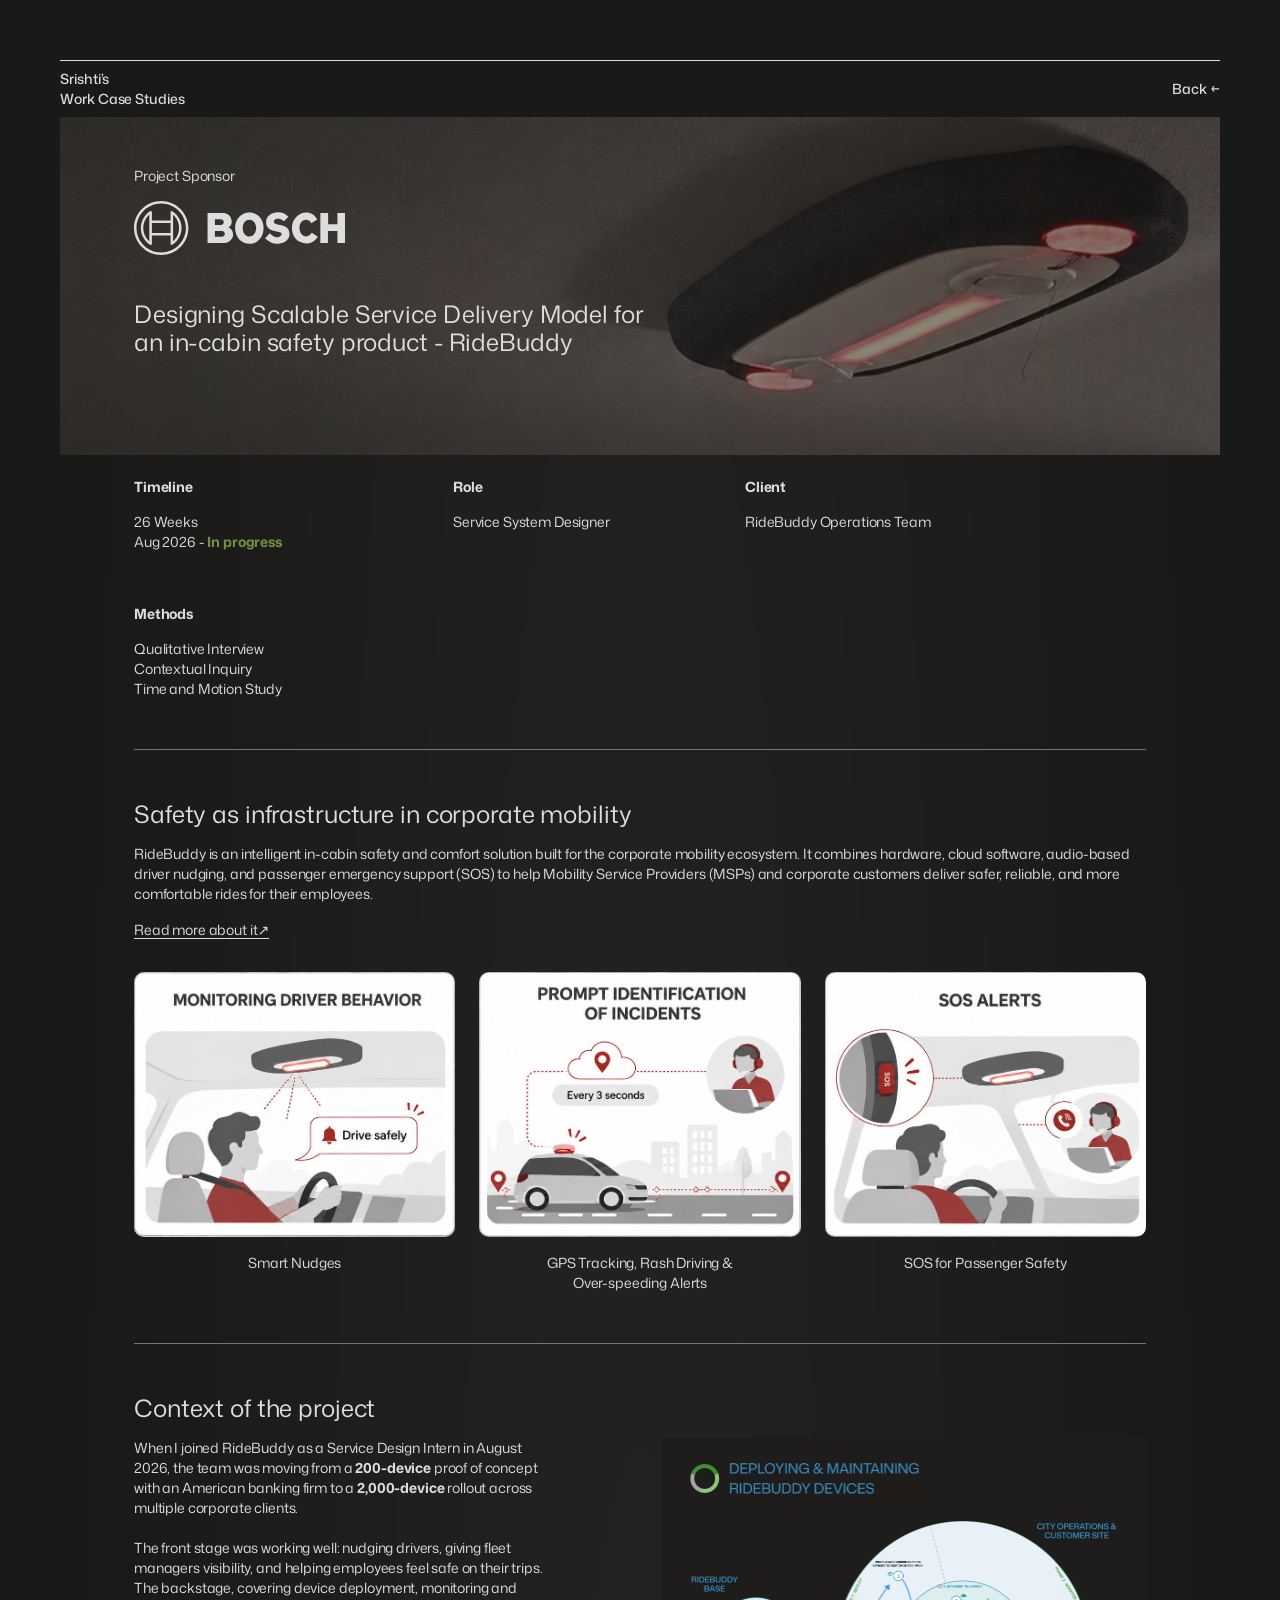
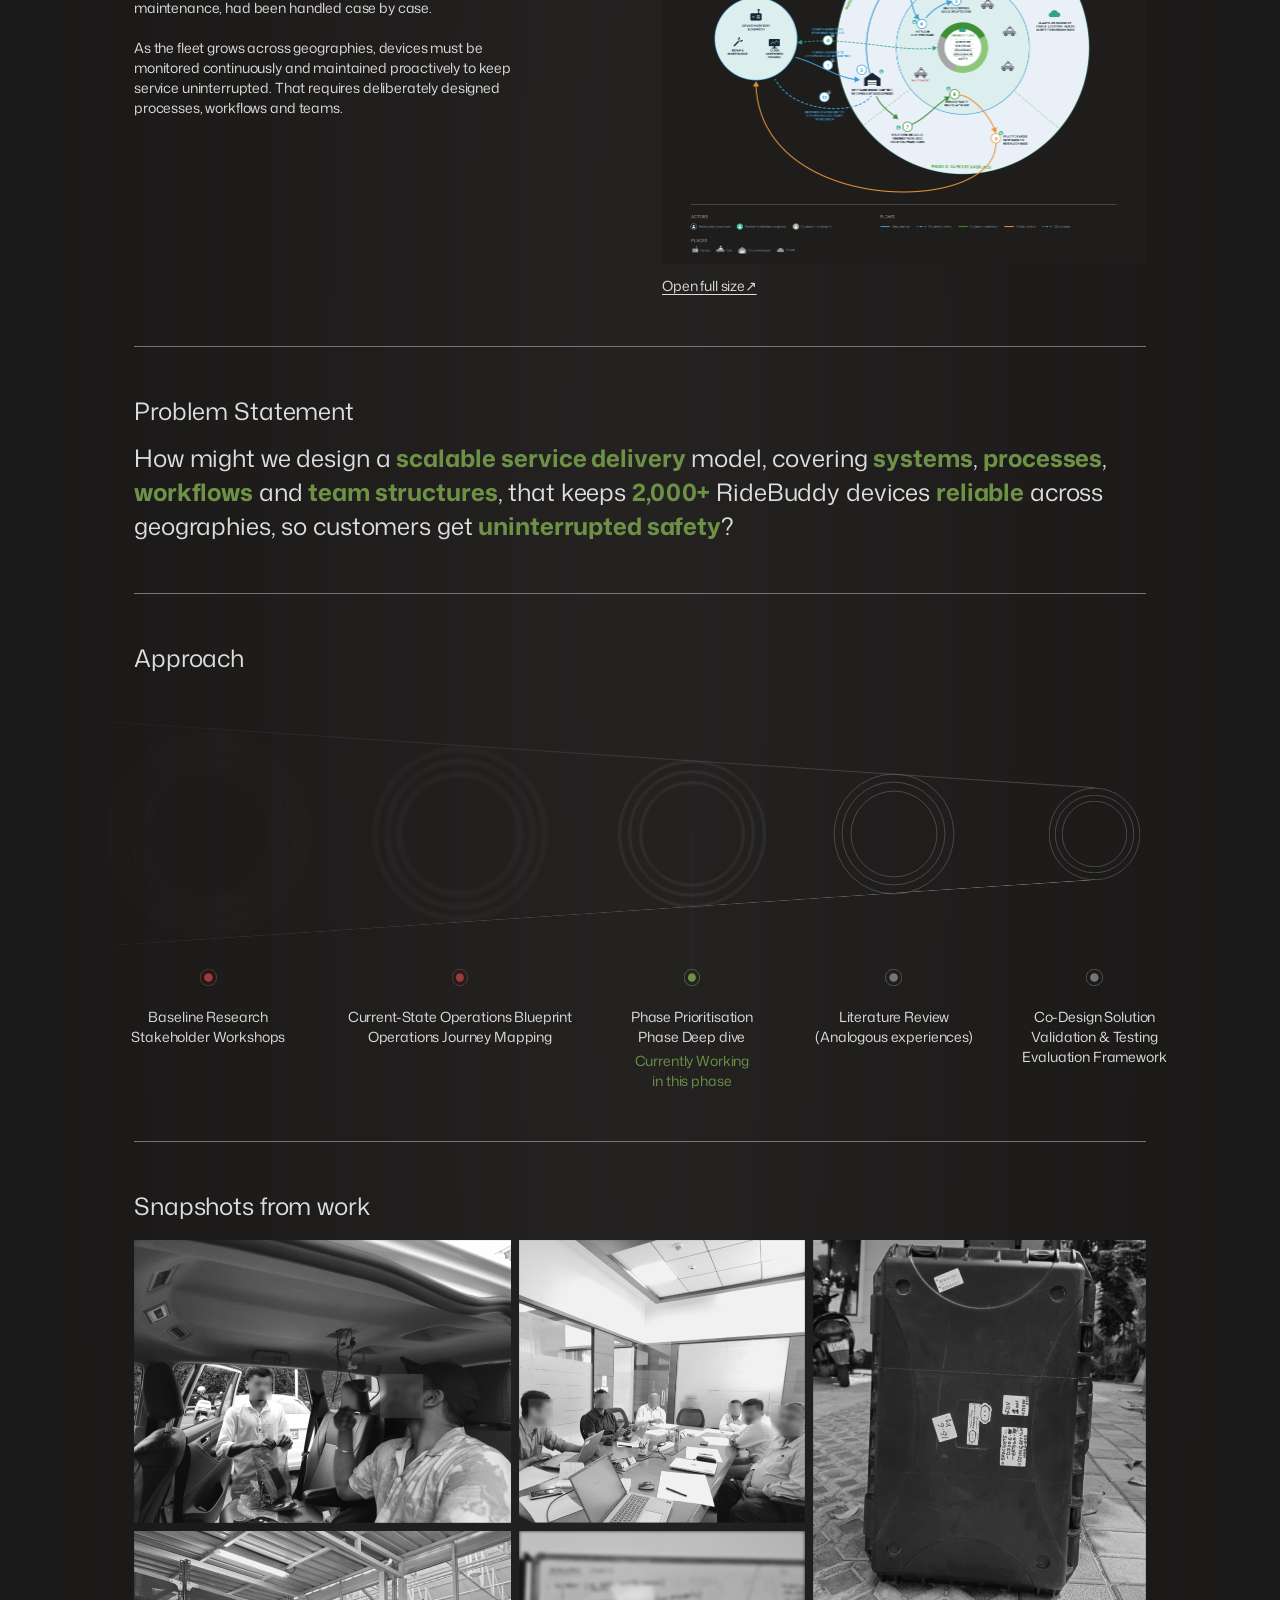
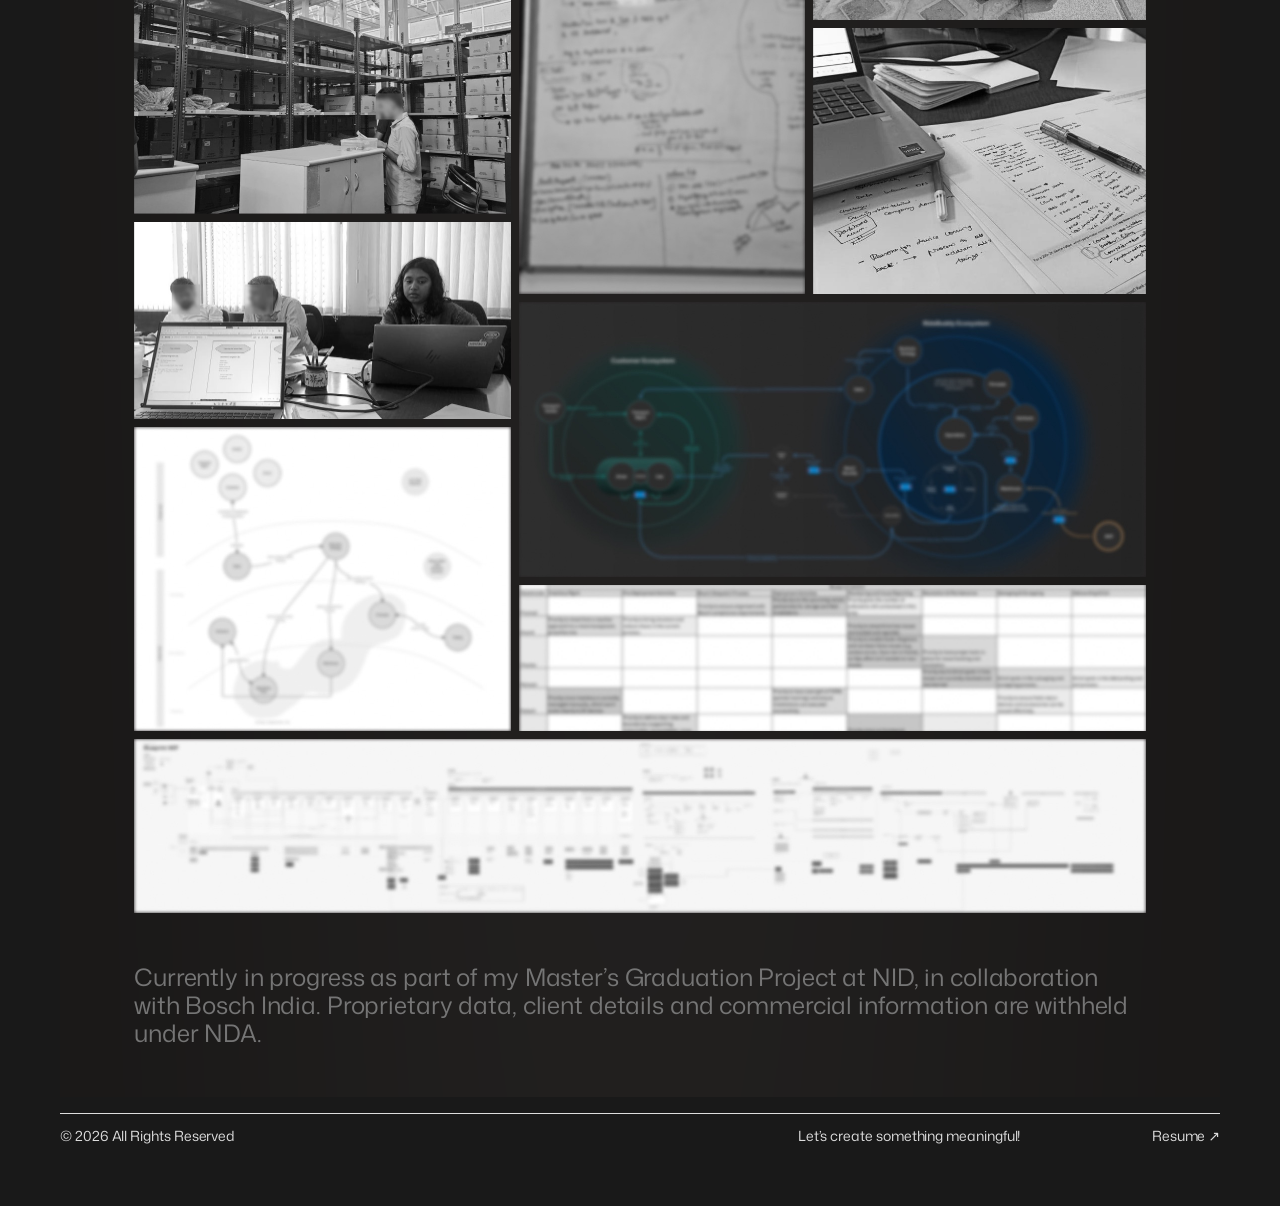
<file: metamorphosis.html>
<!doctype html>
<html lang="en">
<head>
  <meta charset="utf-8">
  <meta name="viewport" content="width=device-width, initial-scale=1">
  <meta name="color-scheme" content="dark">
  <meta name="theme-color" content="#191919">
  <title>Metamorphosis · Srishti</title>
  <meta name="description" content="Case study: designing a scalable service delivery model for RideBuddy, an in-cabin safety product by Bosch.">
  <link rel="icon" type="image/png" sizes="32x32" href="assets/icons/favicon-32.png">
  <link rel="icon" type="image/png" sizes="192x192" href="assets/icons/icon-192.png">
  <link rel="apple-touch-icon" href="assets/icons/apple-touch-icon.png">
  <link rel="canonical" href="https://srishtis.work/metamorphosis.html">
  <meta property="og:type" content="article">
  <meta property="og:url" content="https://srishtis.work/metamorphosis.html">
  <meta property="og:site_name" content="Srishti · Case Study Repo">
  <meta property="og:title" content="Metamorphosis · Srishti">
  <meta property="og:description" content="Case study: designing a scalable service delivery model for RideBuddy, an in-cabin safety product by Bosch.">
  <meta property="og:image" content="https://srishtis.work/assets/ridebuddy-ecosystem-map-dark.jpg">
  <meta property="og:image:width" content="1967">
  <meta property="og:image:height" content="863">
  <meta property="og:image:alt" content="RideBuddy service ecosystem map">
  <meta name="twitter:card" content="summary_large_image">
  <link rel="preconnect" href="https://fonts.googleapis.com">
  <link rel="preconnect" href="https://fonts.gstatic.com" crossorigin>
  <link rel="stylesheet" href="https://fonts.googleapis.com/css2?family=Mona+Sans:wght@400;500;700&display=swap">
  <link rel="stylesheet" href="styles.css">
</head>
<body>
  <div class="page">
    <!-- Built from the "Metamorphosis" frame in Figma (Dark Site Design › 260:6317). -->
    <header class="cs-header">
      <a class="cs-header__home" href="index.html">Srishti’s <br>Work Case Studies</a>
      <a class="cs-header__back" href="index.html" data-back>Back ←</a>
    </header>

    <main class="mm">
      <div class="mm__hero">
        <img class="mm__hero-photo" src="assets/case-studies/metamorphosis/hero.jpg" width="918" height="268" alt="" fetchpriority="high">
        <div class="mm__inner">
          <p>Project Sponsor</p>
          <img class="mm__sponsor" src="assets/case-studies/metamorphosis/bosch.svg" width="211.333" height="54.4922" alt="Bosch">
          <h1 class="mm__title">Designing Scalable Service Delivery Model for an in-cabin safety product - RideBuddy</h1>
        </div>
      </div>

      <div class="mm__inner">
        <dl class="mm-facts">
          <div>
            <dt>Timeline</dt>
            <dd>26 Weeks<br>Aug 2026 - <strong class="project__status">In progress</strong></dd>
          </div>
          <div>
            <dt>Role</dt>
            <dd>Service System Designer</dd>
          </div>
          <div>
            <dt>Client</dt>
            <dd>RideBuddy Operations Team</dd>
          </div>
          <div>
            <dt>Methods</dt>
            <dd>Qualitative Interview<br>Contextual Inquiry<br>Time and Motion Study</dd>
          </div>
        </dl>

        <section class="mm-section" aria-labelledby="mm-safety">
          <h2 class="mm-section__heading" id="mm-safety">Safety as infrastructure in corporate mobility</h2>
          <p>RideBuddy is an intelligent in-cabin safety and comfort solution built for the corporate mobility ecosystem. It combines hardware, cloud software, audio-based driver nudging, and passenger emergency support (SOS) to help Mobility Service Providers (MSPs) and corporate customers deliver safer, reliable, and more comfortable rides for their employees.</p>
          <a class="mm-link" href="https://ridebuddy.com/blog2/" target="_blank" rel="noopener">Read more about it↗</a>
          <ul class="mm-features">
            <li>
              <figure>
                <img src="assets/case-studies/metamorphosis/card-01.jpg" width="705" height="583" alt="Illustration: the device in the cab’s roof nudges the driver to drive safely" loading="lazy" decoding="async">
                <figcaption>Smart Nudges</figcaption>
              </figure>
            </li>
            <li>
              <figure>
                <img src="assets/case-studies/metamorphosis/card-02.jpg" width="705" height="583" alt="Illustration: the cab’s location is shared every 3 seconds with a monitoring team" loading="lazy" decoding="async">
                <figcaption>GPS Tracking, Rash Driving &amp; <br>Over-speeding Alerts</figcaption>
              </figure>
            </li>
            <li>
              <figure>
                <img src="assets/case-studies/metamorphosis/card-03.jpg" width="705" height="583" alt="Illustration: a passenger presses SOS to reach a support agent" loading="lazy" decoding="async">
                <figcaption>SOS for Passenger Safety</figcaption>
              </figure>
            </li>
          </ul>
        </section>

        <section class="mm-section" aria-labelledby="mm-context">
          <h2 class="mm-section__heading" id="mm-context">Context of the project</h2>
          <div class="mm-context">
            <div class="mm-prose">
              <p>When I joined RideBuddy as a Service Design Intern in August 2026, the team was moving from a <strong>200-device</strong> proof of concept with an American banking firm to a <strong>2,000-device</strong> rollout across multiple corporate clients.</p>
              <p>The front stage was working well: nudging drivers, giving fleet managers visibility, and helping employees feel safe on their trips. The backstage, covering device deployment, monitoring and maintenance, had been handled case by case.</p>
              <p>As the fleet grows across geographies, devices must be monitored continuously and maintained proactively to keep service uninterrupted. That requires deliberately designed processes, workflows and teams.</p>
            </div>
            <!-- Its labels are 2–5px at this size, so it opens full size (the 4x export) to read -->
            <figure class="mm-diagram">
              <!-- one tab stop: the image is a mouse/touch target, the caption link is the keyboard one -->
              <a class="mm-diagram__link" href="assets/case-studies/metamorphosis/lifecycle-4x.png" target="_blank" rel="noopener" tabindex="-1">
                <img src="assets/case-studies/metamorphosis/lifecycle-2x.png" srcset="assets/case-studies/metamorphosis/lifecycle-2x.png 969w, assets/case-studies/metamorphosis/lifecycle-4x.png 1937w" sizes="(max-width: 1023px) calc(100vw - 72px), (max-aspect-ratio: 4/5) calc(100vw - 72px), 484px" width="969" height="852" alt="Device lifecycle workflow for deploying and maintaining RideBuddy devices, in three phases. Deploy: the RideBuddy base dispatches devices to a partner’s city warehouse, an installation engineer takes them to the customer’s tech park and installs them in cabs, and each device is activated on the RideBuddy cloud. Monitor: the base watches status, location, health and alerts through the cloud. Support and replace: when the cloud flags a fault, an engineer from the city warehouse replaces the device, the faulty one goes back to the base for repair, and repaired devices return to the warehouse to be redeployed." loading="lazy" decoding="async">
              </a>
              <figcaption><a class="mm-link" href="assets/case-studies/metamorphosis/lifecycle-4x.png" target="_blank" rel="noopener">Open full size↗<span class="visually-hidden"> (opens in a new tab)</span></a></figcaption>
            </figure>
          </div>
        </section>

        <section class="mm-section" aria-labelledby="mm-problem">
          <h2 class="mm-section__heading" id="mm-problem">Problem Statement</h2>
          <p class="mm-problem">How might we design a <strong>scalable</strong> <strong>service delivery</strong> model, covering <strong>systems</strong>, <strong>processes</strong>, <strong>workflows</strong> and <strong>team structures</strong>, that keeps <strong>2,000+</strong> RideBuddy devices <strong>reliable</strong> across geographies, so customers get <strong>uninterrupted safety</strong>?</p>
        </section>

        <section class="mm-section" aria-labelledby="mm-approach">
          <h2 class="mm-section__heading" id="mm-approach">Approach</h2>
          <div class="mm-approach">
            <!-- Rings and orbit lines from Figma, placed in the 1012px text column's units -->
            <div class="mm-approach__art" aria-hidden="true">
              <img src="assets/case-studies/metamorphosis/approach/ring-1-inner.svg" alt="" style="--x: -7.5; --y: 30.15; --w: 163.59; --h: 163.59">
              <img src="assets/case-studies/metamorphosis/approach/ring-1-middle.svg" alt="" style="--x: -21.24; --y: 16.41; --w: 191.08; --h: 191.08">
              <img src="assets/case-studies/metamorphosis/approach/ring-1-outer.svg" alt="" style="--x: -35.22; --y: 2.43; --w: 219.03; --h: 219.03">
              <img src="assets/case-studies/metamorphosis/approach/ring-2-inner.svg" alt="" style="--x: 259.45; --y: 45.54; --w: 132.81; --h: 132.81">
              <img src="assets/case-studies/metamorphosis/approach/ring-2-middle.svg" alt="" style="--x: 247.18; --y: 33.27; --w: 157.35; --h: 157.35">
              <img src="assets/case-studies/metamorphosis/approach/ring-2-outer.svg" alt="" style="--x: 234.7; --y: 20.8; --w: 182.31; --h: 182.31">
              <img src="assets/case-studies/metamorphosis/approach/ring-3-inner.svg" alt="" style="--x: 503.86; --y: 57.9; --w: 108.09; --h: 108.09">
              <img src="assets/case-studies/metamorphosis/approach/ring-3-middle.svg" alt="" style="--x: 493.39; --y: 47.43; --w: 129.04; --h: 129.04">
              <img src="assets/case-studies/metamorphosis/approach/ring-3-outer.svg" alt="" style="--x: 482.73; --y: 36.77; --w: 150.35; --h: 150.35">
              <img src="assets/case-studies/metamorphosis/approach/ring-4-inner.svg" alt="" style="--x: 716.12; --y: 68.11; --w: 87.67; --h: 87.67">
              <img src="assets/case-studies/metamorphosis/approach/ring-4-middle.svg" alt="" style="--x: 707.41; --y: 59.4; --w: 105.09; --h: 105.09">
              <img src="assets/case-studies/metamorphosis/approach/ring-4-outer.svg" alt="" style="--x: 698.55; --y: 50.54; --w: 122.81; --h: 122.81">
              <img src="assets/case-studies/metamorphosis/approach/ring-5-inner.svg" alt="" style="--x: 927.87; --y: 79.3; --w: 65.29; --h: 65.29">
              <img src="assets/case-studies/metamorphosis/approach/ring-5-middle.svg" alt="" style="--x: 921.27; --y: 72.7; --w: 78.51; --h: 78.51">
              <img src="assets/case-studies/metamorphosis/approach/ring-5-outer.svg" alt="" style="--x: 914.55; --y: 65.98; --w: 91.95; --h: 91.95">
              <img src="assets/case-studies/metamorphosis/approach/orbit-1.svg" alt="" style="--x: -21.32; --y: 0; --w: 982.2; --h: 66.36">
              <img class="mm-approach__turned" src="assets/case-studies/metamorphosis/approach/orbit-2.svg" alt="" style="--x: -22.42; --y: 190.43; --w: 984.4; --h: 0.5; --turn: -3.82deg">
              <img class="mm-approach__turned" src="assets/case-studies/metamorphosis/approach/current-phase.svg" alt="" style="--x: 489.4; --y: 178.68; --w: 137.01; --h: 0.5; --turn: 90deg">
            </div>
            <ol class="mm-phases">
              <li style="--cx: 74.3">
                <img class="mm-phases__dot" src="assets/case-studies/metamorphosis/approach/dot-done.svg" width="16.9167" height="16.9167" alt="">
                <span class="mm-phases__text">Baseline Research<br>Stakeholder Workshops<span class="visually-hidden"> (done)</span></span>
              </li>
              <li style="--cx: 325.86">
                <img class="mm-phases__dot" src="assets/case-studies/metamorphosis/approach/dot-done.svg" width="16.9167" height="16.9167" alt="">
                <span class="mm-phases__text">Current-State Operations Blueprint<br>Operations Journey Mapping<span class="visually-hidden"> (done)</span></span>
              </li>
              <li style="--cx: 557.91" aria-current="step">
                <img class="mm-phases__dot" src="assets/case-studies/metamorphosis/approach/dot-current.svg" width="16.9167" height="16.9167" alt="">
                <span class="mm-phases__text">Phase Prioritisation<br>Phase Deep dive</span>
                <span class="mm-phases__note">Currently Working <br class="mm-phases__wrap">in this phase</span>
              </li>
              <li style="--cx: 759.96">
                <img class="mm-phases__dot" src="assets/case-studies/metamorphosis/approach/dot-next.svg" width="16.9167" height="16.9167" alt="">
                <span class="mm-phases__text">Literature Review<br>(Analogous experiences)<span class="visually-hidden"> (next)</span></span>
              </li>
              <li style="--cx: 960.52">
                <img class="mm-phases__dot" src="assets/case-studies/metamorphosis/approach/dot-next.svg" width="16.9167" height="16.9167" alt="">
                <span class="mm-phases__text">Co-Design Solution<br>Validation &amp; Testing<br>Evaluation Framework<span class="visually-hidden"> (next)</span></span>
              </li>
            </ol>
          </div>
        </section>

        <section class="mm-section" aria-labelledby="mm-snapshots">
          <h2 class="mm-section__heading" id="mm-snapshots">Snapshots from work</h2>
          <!-- Cropped from a render of the Figma frame, so the blurs over faces and
               confidential screens are part of the images. -->
          <div class="mm-collage">
            <img src="assets/case-studies/metamorphosis/snap-01.jpg" width="754" height="566" alt="Inside a cab during field research" loading="lazy" decoding="async" style="--x: 0; --y: 0; --w: 377; --h: 282.75">
            <img src="assets/case-studies/metamorphosis/snap-02.jpg" width="571" height="566" alt="A workshop with the operations team around a meeting table" loading="lazy" decoding="async" style="--x: 385; --y: 0; --w: 286; --h: 282.75">
            <img src="assets/case-studies/metamorphosis/snap-03.jpg" width="663" height="759" alt="A hard-shell transit case with dispatch labels" loading="lazy" decoding="async" style="--x: 679; --y: 0; --w: 333; --h: 379.67">
            <img src="assets/case-studies/metamorphosis/snap-04.jpg" width="754" height="566" alt="A warehouse with shelves of stock" loading="lazy" decoding="async" style="--x: 0; --y: 290.75; --w: 377; --h: 282.75">
            <img src="assets/case-studies/metamorphosis/snap-05.jpg" width="572" height="726" alt="Whiteboard notes from a working session, blurred for confidentiality" loading="lazy" decoding="async" style="--x: 385; --y: 290.75; --w: 286; --h: 363">
            <img src="assets/case-studies/metamorphosis/snap-06.jpg" width="663" height="531" alt="Handwritten research notes beside a laptop" loading="lazy" decoding="async" style="--x: 679; --y: 387.67; --w: 333; --h: 266.08">
            <img src="assets/case-studies/metamorphosis/snap-07.jpg" width="754" height="395" alt="A working session with the team at their laptops" loading="lazy" decoding="async" style="--x: 0; --y: 581.5; --w: 377; --h: 197.67">
            <img src="assets/case-studies/metamorphosis/snap-09.jpg" width="754" height="607" alt="A process map, blurred for confidentiality" loading="lazy" decoding="async" style="--x: 0; --y: 787.17; --w: 377; --h: 303.57">
            <img class="mm-collage__wide" src="assets/case-studies/metamorphosis/snap-08.jpg" width="1252" height="551" alt="The RideBuddy service ecosystem map, blurred for confidentiality" loading="lazy" decoding="async" style="--x: 385; --y: 661.75; --w: 627; --h: 275.44">
            <img class="mm-collage__wide" src="assets/case-studies/metamorphosis/snap-10.jpg" width="1257" height="299" alt="An operations table, blurred for confidentiality" loading="lazy" decoding="async" style="--x: 385; --y: 945.19; --w: 627; --h: 145.55">
            <img class="mm-collage__wide" src="assets/case-studies/metamorphosis/snap-11.jpg" width="2019" height="349" alt="A service blueprint, blurred for confidentiality" loading="lazy" decoding="async" style="--x: 0; --y: 1098.74; --w: 1012; --h: 174.46">
          </div>
        </section>

        <p class="mm-note">Currently in progress as part of my Master’s Graduation Project at NID, in collaboration with Bosch India. Proprietary data, client details and commercial information are withheld under NDA.</p>
      </div>
    </main>

    <footer class="site-footer cs-footer">
      <p>© 2026 All Rights Reserved</p>
      <p class="site-footer__tagline">Let’s create something meaningful!</p>
      <a class="site-footer__link" href="https://docs.google.com/document/d/1N4HZvbiK7__q2nO2KZzqvmrJiSM6603BOmvfcZcDiYc/edit?usp=sharing" target="_blank" rel="noopener">Resume ↗</a>
    </footer>
  </div>
  <script>
    // "Back" returns to the previous page when it was on this site; otherwise it links home.
    document.querySelector("[data-back]").addEventListener("click", function (event) {
      if (document.referrer && new URL(document.referrer).origin === location.origin && history.length > 1) {
        event.preventDefault();
        history.back();
      }
    });
  </script>
</body>
</html>
</file>
<file: styles.css>
/* Tokens taken from the Figma file (Page 1 › Desktop, 1280px frame). The site is dark for
   every visitor: the Cargo reference's inverted palette. */
:root {
  color-scheme: dark;

  --color-bg: #191919;
  --color-ink: #dddddd;     /* 12.9:1 */
  --color-muted: #757575;   /* 3.8:1; used only on 24px text, which WCAG AA counts as large */
  --color-sage: #6d9145;    /* Figma's green, 4.8:1 on the dark background */
  --color-plum: #b48ddb;    /* focus ring, 6.5:1 */
  --color-button-disabled: rgba(255, 255, 255, 0.25);
  --shadow-media: 0 0 3.3px rgba(0, 0, 0, 0.25);

  --font-sans: "Mona Sans", system-ui, -apple-system, "Segoe UI", sans-serif;   /* a free neo-grotesk in the spirit of the Cargo reference's Monument Grotesk */
  --font-ui: "Inter", system-ui, -apple-system, "Segoe UI", sans-serif;

  --text-sm: 14px;
  --text-md: 24px;
  /* Line heights on a 4px rhythm, opened up for Mona Sans's tall lowercase */
  --leading-body: 20px;      /* 14px text, 1.43 */
  --leading-heading: 28px;   /* 24px text, 1.17 */
  --leading-display: 0.94;   /* the hero heading only */
  --tracking-sm: -0.07px;
  --tracking-body: -0.14px;
  --tracking-md: -0.12px;   /* -0.5%, as in Figma */

  --page-padding: 60px;   /* Figma frame: 60px on every side */
  /* One column grid shared by the header, project headers and footer: the Figma
     project-header columns (titles start on the 359.9px guide) */
  --grid-columns:
    minmax(0, 299.888fr)
    minmax(0, 437.888fr)
    minmax(0, 365.888fr)
    minmax(0, 56.336fr);
  --space-related: 24px;   /* inside a group: heading → its paragraph */
  --space-group: 32px;     /* between groups: text → call to action */
  --radius-button: 12px;
  --radius-media: 15px;
}

*,
*::before,
*::after {
  box-sizing: border-box;
}

html {
  -webkit-text-size-adjust: 100%;
  text-size-adjust: 100%;
}

body {
  margin: 0;
  background: var(--color-bg);
  color: var(--color-ink);
  font-family: var(--font-sans);
  font-size: var(--text-sm);
  letter-spacing: var(--tracking-sm);
  -webkit-font-smoothing: antialiased;
  -moz-osx-font-smoothing: grayscale;
}

h1, h2, h3, p, ul {
  margin: 0;
}

ul {
  padding: 0;
  list-style: none;
}

img {
  display: block;
  max-width: 100%;
}

a {
  color: inherit;
  text-decoration: none;
}

a:hover {
  text-decoration: underline;
  text-underline-offset: 3px;
}

a:focus-visible {
  outline: 2px solid var(--color-plum);
  outline-offset: 3px;
  border-radius: 2px;
}

.is-muted { color: var(--color-muted); }

.page {
  padding: var(--page-padding);
}

/* ---------- Site header (Figma 53:3513) ---------- */

.site-header {
  display: grid;
  grid-template-columns: var(--grid-columns);
  align-items: start;
  min-height: 106px;
  padding-bottom: 4.5px;
}

/* The first line of every column sits on one baseline, 16.5px down, level with
   "Srishti" as in Figma; the margins below line each column up to it. */
.site-header__repo {
  margin-top: 1.5px;
  line-height: var(--leading-body);
}

.site-header__identity {
  margin-top: -6.5px;
  font-size: var(--text-md);
  line-height: var(--leading-heading);
  letter-spacing: var(--tracking-md);
  white-space: nowrap;   /* one line each, even where the column is narrower than the role */
}

.site-header__role {
  margin-top: 24px;   /* with the blank line in the status column, "Research…" sits level with "Bachelors…" */
}

.site-header__status,
.site-header__links {
  margin-top: 1.5px;
  line-height: var(--leading-body);
}

.site-header__current {
  color: var(--color-sage);
  font-weight: 700;   /* Bold is the one emphasis weight; all other text is Regular, as on the Cargo reference */
}

.site-header__education {
  margin-top: var(--leading-body);   /* one blank line */
}

.site-header__links {
  justify-self: end;   /* wider than the last column, so it hangs from the right edge */
  display: flex;
  flex-direction: column;
  align-items: flex-end;
  text-align: right;
  white-space: nowrap;
}

/* ---------- Hero (Figma 53:3520) ---------- */

/* At every width the header and hero fill exactly the browser window, as on the
   Cargo reference: the heading sits on the bottom edge, inside the same frame
   (the page padding) as the header at the top, and the projects start below the fold. */
.intro {
  display: flex;
  flex-direction: column;
  min-height: calc(100vh - var(--page-padding));
  min-height: calc(100svh - var(--page-padding));
}

.hero {
  --hero-gap: clamp(96px, 13svh, 160px);   /* header to heading, at least; grows with the window's height */
  --hero-fit: 63cqw;                       /* how wide the longest line runs */
  --frame-used: 226px;                     /* page padding above and below, plus the header */
  container-type: inline-size;
  flex: 1;
  display: flex;
  align-items: flex-end;
  padding-top: var(--hero-gap);
  padding-bottom: var(--page-padding);
}

.hero__title {
  /* Set like the Cargo reference: Regular, tracked tight, and sized so the longest
     line ("complexities", 5.32em) runs the --hero-fit width. Capped by the window's
     height so the heading never runs into the header: it is 3.75em tall. */
  font-size: clamp(46px, 9.375vw, 120px);   /* for browsers without container or small-viewport units */
  font-size: max(36px, min(var(--hero-fit) / 5.32, (100svh - var(--frame-used) - var(--hero-gap)) / 3.75));
  font-weight: 400;
  line-height: var(--leading-display);
  letter-spacing: -0.05em;
}

/* Bottom right of the frame, level with the heading's last line, as in Figma */
.hero__photo {
  flex: none;
  width: 156.061px;
  height: 139.483px;
  margin-left: auto;
  border-radius: var(--radius-media);
  object-fit: cover;
  transform: scaleX(-1);   /* mirrored, as in Figma: the plant sits on the side facing the title */
}

.hero__last {
  position: relative;
  display: block;
  font-size: 0.98333em;          /* last line is 118px in the design */
  white-space: pre;
  word-spacing: 0.0123em;        /* the six spaces that make room for the eye keep their 0.25em gap under the tight tracking */
}

.hero__eye {
  position: absolute;
  left: 0.1288em;
  top: 0.216em;
  width: 0.7628em;
  height: auto;
}

/* ---------- Projects (Figma 53:4417 – 53:4520) ---------- */

.project__header {
  display: grid;
  grid-template-columns: var(--grid-columns);
  align-items: start;
  min-height: 110px;
  padding-top: 10.4px;   /* 16px of clear space between the divider and the capitals, as on the Cargo reference */
  border-top: 1px solid var(--color-ink);
}

.project__codename {
  font-size: var(--text-md);
  line-height: var(--leading-heading);   /* same as the title, so the two share a baseline */
  letter-spacing: var(--tracking-md);
}

.project__kind {
  line-height: var(--leading-body);   /* one body line under the name */
}

.project__title {
  max-width: 395.451px;
  color: var(--color-muted);
  font-size: var(--text-md);
  font-weight: 400;
  line-height: var(--leading-heading);
  letter-spacing: var(--tracking-md);
}

.project__meta {
  margin-top: 0.7px;   /* capitals start level with the name's and title's */
  line-height: var(--leading-body);
}

.project__status {
  color: var(--color-sage);   /* the same "current" green, and weight, as the header's role */
  font-weight: 700;
}

/* On the shared grid: the text sits in the first column and the thumbnail runs from
   the title column to the page edge, as Cargo's images start on its column lines */
.project__body {
  display: grid;
  grid-template-columns: var(--grid-columns);
  align-items: start;   /* text starts at the image's top edge */
  padding-bottom: 48px;
}

.project__content {
  grid-column: 1;
  min-width: 0;
  padding-right: 24px;   /* clear space before the thumbnail where the first column is narrow */
  display: flex;
  flex-direction: column;
  align-items: flex-start;
  gap: var(--space-group);
}

.project__text {
  display: flex;
  flex-direction: column;
  gap: var(--space-related);
  width: 278px;
  max-width: 100%;
  line-height: var(--leading-body);
  letter-spacing: var(--tracking-body);
}

.project__lede {
  font-size: var(--text-sm);
  font-weight: 700;
}

/* Typewriter (typewriter.js): untyped letters keep their space, so nothing reflows. */
.typewriter__char {
  visibility: hidden;
}

.typewriter__char.is-shown {
  visibility: visible;
}

/* Zero-size anchor on the baseline, so moving it never changes line heights. */
.typewriter__caret {
  position: relative;
  display: inline-block;
  width: 0;
  height: 0;
}

.typewriter__caret::before {
  content: "";
  position: absolute;
  left: 0;
  top: -0.9em;
  width: 2px;
  height: 1.22em;   /* 17.1px on 14px text, as in Figma */
  background: currentColor;
  animation: caret-blink 1.1s steps(1, end) infinite;
}

.typewriter.is-typing .typewriter__caret::before {
  animation: none;   /* solid while typing, blinks when idle */
}

@keyframes caret-blink {
  50% { opacity: 0; }
}

.button {
  display: inline-flex;
  align-items: center;
  justify-content: center;
  width: 226px;
  max-width: 100%;   /* the first column is narrower than the button just above the tablet breakpoint */
  height: 36px;
  border-radius: var(--radius-button);
  background: var(--color-ink);
  color: var(--color-bg);
  font-family: var(--font-ui);
  font-size: var(--text-sm);
  font-weight: 500;
  line-height: var(--leading-body);
  letter-spacing: var(--tracking-sm);
  white-space: nowrap;
  transition: transform 200ms ease-out;
}

/* Figma Sites hover: the button shrinks to 98% from its centre. */
.button:hover {
  transform: scale(0.98);
  text-decoration: none;
}

/* WIP isn't clickable, so it doesn't react to hover. */
.button--disabled {
  background: var(--color-button-disabled);
  cursor: default;
}

.button--disabled:hover {
  transform: none;
}

.project__media {
  grid-column: 2 / -1;
  position: relative;
  overflow: hidden;
  width: 100%;
  border-radius: var(--radius-media);
  box-shadow: var(--shadow-media);
}

.project__media img {
  width: 100%;
  height: 100%;
  object-fit: cover;
}

/* each thumbnail shown whole, at its own proportions */
.project__media--ridebuddy { aspect-ratio: 1967 / 863; }
.project__media--darkstores { aspect-ratio: 1967 / 835; }
.project__media--bnpl { aspect-ratio: 1962 / 827; }
.project__media--inbetween { aspect-ratio: 1962 / 827; }

/* ---------- Footer (Figma 61:10482) ---------- */

.site-footer {
  display: grid;
  grid-template-columns: var(--grid-columns);
  align-items: start;
  padding-top: 11.1px;   /* 16px of clear space under the line, as in the project headers */
  border-top: 1px solid var(--color-ink);
  line-height: var(--leading-body);
}

/* The sign-off leads into the Resume link, in the details column ("Currently:", project details) */
.site-footer__tagline { grid-column: 3; }

/* A copy of the hero photo, shown in the mobile layout */
.site-footer__photo {
  display: none;
  width: 156.061px;
  height: 139.483px;
  border-radius: var(--radius-media);
  object-fit: cover;
  transform: scaleX(-1);   /* mirrored, as in the hero */
}

.site-footer__link {
  grid-column: 4;
  justify-self: end;
  white-space: nowrap;
}

/* ---------- Case-study pages (Figma: Last Mile Inside, BNPLBehavior, Inbetween) ---------- */

.visually-hidden {
  position: absolute;
  width: 1px;
  height: 1px;
  overflow: hidden;
  clip-path: inset(50%);
  white-space: nowrap;
}

.cs-header {
  display: flex;
  align-items: center;
  justify-content: space-between;
  min-height: 57px;
  border-top: 1px solid var(--color-ink);
  font-weight: 500;
  line-height: var(--leading-body);
}

.cs-header__back {
  white-space: nowrap;
}

.cs-slides img {
  width: 100%;
  height: auto;
}

.cs-footer {
  margin-top: 16px;
}

/* Live boards (Miro, FigJam) sit in the slide column at 16:9, like the slides. */
.cs-embed {
  aspect-ratio: 16 / 9;
  background: #f4f4f2;
}

.cs-embed iframe {
  display: block;
  width: 100%;
  height: 100%;
  border: 0;
}

/* Slides built from Figma layers. --u is 1/1160 of the slide width, so every
   size inside scales with the slide just like the image slices around it. */
.slide {
  --u: calc(100cqw / 1160);
  position: relative;
  overflow: hidden;
  container-type: inline-size;
  color: #262626;   /* the slides keep the light colours they were designed in */
  font-family: "Inter", system-ui, sans-serif;
  line-height: 1.5;
  letter-spacing: normal;
}

.slide *,
.slide *::before,
.slide *::after {
  margin: 0;
  padding: 0;
  border: 0 solid;
}

.slide img {
  display: block;
}

.slide li {
  margin-inline-start: calc(16.3 * var(--u));
}

.slide li::marker {
  font-size: calc(10.875 * var(--u));
}

/* ---------- Metamorphosis case study (Figma: Dark Site Design › Metamorphosis) ----------
   A written page rather than slides: one warm panel, with the text in a 1012px column
   (centred, as in the 1160px Figma panel) and 50px between sections. */

.mm {
  position: relative;
  overflow: hidden;
  padding-bottom: 50px;
  /* Figma: #262423 under a radial vignette (13% → 100% black, at 30%) */
  background:
    radial-gradient(47.9% 142% at 50% 50%, rgba(0, 0, 0, 0.039), rgba(0, 0, 0, 0.3)),
    #262423;
  line-height: var(--leading-body);
  letter-spacing: var(--tracking-body);
}

/* at least 48px each side, so the outer phase labels (centred on their rings, wider
   than the column allows) stay inside the panel down to 1024px */
.mm__inner {
  width: min(1012px, 100% - 96px);
  margin-inline: auto;
}

/* The device photo runs the panel's width behind the sponsor and title, at 47% */
.mm__hero {
  position: relative;
  min-height: 338px;
  padding-top: 49px;
  padding-bottom: 48px;
}

.mm__hero-photo {
  position: absolute;
  inset: 0;
  width: 100%;
  height: 100%;
  object-fit: cover;
  opacity: 0.47;
}

.mm__hero .mm__inner {
  position: relative;
}

.mm__sponsor {
  width: 211.333px;
  height: auto;
  margin-top: 15px;
}

.mm__title {
  max-width: 530px;
  margin-top: 44.8px;
  font-size: var(--text-md);
  font-weight: 400;
  line-height: var(--leading-heading);
  letter-spacing: var(--tracking-md);
}

/* Timeline, Role and Client on the Figma columns (0, 319 and 611px), Methods under Timeline */
.mm-facts {
  display: grid;
  grid-template-columns: minmax(0, 319fr) minmax(0, 292fr) minmax(0, 401fr);
  row-gap: 52px;
  margin: 21.5px 0 0;
}

.mm-facts dt {
  font-weight: 700;
}

.mm-facts dd {
  margin: 15px 0 0;
}

.mm-section {
  margin-top: 50px;
  padding-top: 50px;
  border-top: 1px solid var(--color-muted);
}

.mm-section__heading {
  margin-bottom: 16px;
  font-size: var(--text-md);
  font-weight: 400;
  line-height: var(--leading-heading);
  letter-spacing: var(--tracking-md);
}

.mm-link {
  display: inline-block;
  margin-top: 16px;
  text-decoration: underline;
  text-underline-offset: 3px;
}

.mm-features {
  display: grid;
  grid-template-columns: repeat(3, minmax(0, 1fr));
  gap: 24px;
  margin-top: 32px;
}

.mm-features figure {
  margin: 0;
}

.mm-features img {
  width: 100%;
  height: auto;
  border-radius: 10px;
}

.mm-features figcaption {
  margin-top: 16px;
  text-align: center;
}

.mm-prose {
  display: flex;
  flex-direction: column;
  gap: var(--leading-body);   /* one blank line between paragraphs */
}

/* Context: the paragraph on the left (411 of the column's 1012px) and the lifecycle
   diagram on the right (484px), tops level and the diagram on the column's right edge */
.mm-context {
  display: grid;
  grid-template-columns: minmax(0, 411fr) minmax(0, 484fr);
  column-gap: 11.56%;   /* 117 of 1012px */
  align-items: start;
}

.mm-diagram {
  margin: 0;
}

.mm-diagram__link {
  display: block;
  cursor: zoom-in;
}

.mm-diagram img {
  width: 100%;
  height: auto;
}

.mm-diagram figcaption {
  margin-top: 12px;
}

.mm-diagram .mm-link {
  margin-top: 0;
}

/* Problem Statement, as in Figma: 24px on a 34px line, the key phrases in Bold sage
   (4.2:1 on the panel; large text, so AA) */
.mm-problem {
  font-size: var(--text-md);
  line-height: 34px;
  letter-spacing: var(--tracking-md);
}

.mm-problem strong {
  color: var(--color-sage);
}

/* Approach: the rings and orbit lines are placed in the text column's units, so the
   drawing scales with the column; the phase labels keep their 14px. */
.mm-approach {
  --u: calc(100cqw / 1012);
  container-type: inline-size;
  margin-top: 50px;
}

.mm-approach__art {
  position: relative;
  height: calc(247.44 * var(--u));   /* down to the phase dots */
}

.mm-approach__art img {
  position: absolute;
  left: calc(var(--x) * var(--u));
  top: calc(var(--y) * var(--u));
  width: calc(var(--w) * var(--u));
  height: calc(var(--h) * var(--u));
  max-width: none;
}

/* level lines Figma turns about their centre. They stay 0.5px thick at every width:
   scaled with the column they drop under half a pixel, and browsers skip drawing them. */
.mm-approach__art .mm-approach__turned {
  height: 0.5px;
  transform: rotate(var(--turn));
}

.mm-phases {
  position: relative;
  height: 122px;
  margin: 0;
  padding: 0;
  list-style: none;
}

/* each label centred under its rings, its dot 20.8px above the text */
.mm-phases li {
  position: absolute;
  top: 0;
  left: calc(var(--cx) * var(--u));
  display: flex;
  flex-direction: column;
  align-items: center;
  text-align: center;
  white-space: nowrap;
  transform: translateX(-50%);
}

.mm-phases__dot {
  width: 16.917px;
  height: 16.917px;
  margin-bottom: 20.8px;
}

.mm-phases__note {
  margin-top: 4px;
  color: var(--color-sage);   /* the "In progress" green, 4.8:1 */
}

/* Snapshots: the Figma collage on an 8px gutter, placed in the column's units */
.mm-collage {
  --u: calc(100cqw / 1012);
  container-type: inline-size;
  position: relative;
  aspect-ratio: 1012 / 1273.2;
  margin-top: 20px;   /* Figma: the photos start 20px under the heading */
}

.mm-collage img {
  position: absolute;
  left: calc(var(--x) * var(--u));
  top: calc(var(--y) * var(--u));
  width: calc(var(--w) * var(--u));
  height: calc(var(--h) * var(--u));
  object-fit: cover;
}

/* Set like the homepage project titles: Heading/24 in the muted grey (large text, 3.3:1
   on the panel, so AA) */
.mm-note {
  margin-top: 50px;
  color: var(--color-muted);
  font-size: var(--text-md);
  line-height: var(--leading-heading);
  letter-spacing: var(--tracking-md);
}

/* ---------- Mobile layout ----------
   As on the Cargo reference, the site has two layouts and the screen's shape picks
   between them: the column grid above on landscape screens at least 1024px wide, and
   this one on portrait screens (4:5 or taller) and anything narrower. Text keeps its
   14px and 24px sizes in both. */

@media (max-width: 1023px), (max-aspect-ratio: 4/5) {
  :root {
    --page-padding: clamp(20px, 5vw, 48px);
  }

  /* Two columns, as in the Cargo reference's phone layout: the site name and links on
     the left, the name block and status on the right. On phones "Case Study / Repo"
     takes two lines, leaving the name block room for "Strategic Designer". */
  .site-header {
    grid-template-columns: minmax(6.2em, 0.4fr) minmax(0, 1fr);
    grid-template-rows: auto 1fr auto;
    grid-template-areas:
      "repo  identity"
      "links identity"
      ".     status";
    column-gap: 24px;
    row-gap: 20px;
  }

  .site-header__repo { grid-area: repo; }
  .site-header__status { grid-area: status; }

  .site-header__identity {
    grid-area: identity;
    white-space: normal;
  }

  /* always "Research+ / Strategy+Design", so the header keeps one height */
  .site-header__identity p:last-child {
    max-width: 8.2em;
  }

  .site-header__links {
    grid-area: links;
    justify-self: start;
    align-items: flex-start;
    text-align: left;
  }

  /* The heading runs the full width at the foot of the first screen; the photo moves
     to the footer, beside the sign-off */
  .hero {
    --hero-gap: 20px;
    --hero-fit: 100cqw;
    --frame-used: calc(2 * var(--page-padding) + 255.5px);   /* the page padding and the two-column header */
  }

  .hero__photo {
    display: none;
  }

  .project__header {
    grid-template-columns: minmax(0, 1fr);
    grid-template-areas:
      "name"
      "title"
      "meta";
    row-gap: 12px;
    min-height: 0;
    padding-bottom: 28px;
  }

  .project__name { grid-area: name; }
  .project__meta { grid-area: meta; }

  .project__title {
    grid-area: title;
    margin-top: 8px;
  }

  .project__body {
    grid-template-columns: minmax(0, 1fr);
    row-gap: 28px;
    padding-bottom: 40px;
  }

  .project__content,
  .project__media { grid-column: auto; }   /* stacked, full width */

  .project__content { padding-right: 0; }

  .project__text {
    width: 36rem;
  }

  .button {
    width: 100%;
    max-width: 320px;
  }

  /* The sign-off, the Resume link and, after a blank line, the copyright, beside the photo */
  .site-footer {
    grid-template-columns: minmax(0, 1fr) auto;
    grid-template-rows: auto auto 1fr;
    grid-template-areas:
      "tagline photo"
      "link    photo"
      "copy    photo";
    column-gap: 24px;
    row-gap: 4px;
  }

  .site-footer > p:first-child {
    grid-area: copy;
    margin-top: 16px;
  }

  .site-footer__tagline { grid-area: tagline; }

  .site-footer__link {
    grid-area: link;
    justify-self: start;
  }

  .site-footer__photo {
    display: block;
    grid-area: photo;
    margin-top: 4.8px;   /* its top level with the capitals, 16px under the line */
    /* a little smaller on the narrowest phones, so "© 2026 All Rights Reserved" (13em)
       stays on one line beside it */
    width: min(156.061px, 100vw - 2 * var(--page-padding) - 24px - 13em);
    height: auto;
    aspect-ratio: 156.061 / 139.483;
  }

  /* Metamorphosis: one column. The device photo stays behind the title, the facts
     and feature cards stack, the phases become a list under the drawing, and the
     collage flows in two columns with the wide images across both. */
  .mm__inner {
    width: calc(100% - 32px);
  }

  .mm__hero {
    min-height: 0;
  }

  .mm__hero-photo {
    object-position: 85% 50%;   /* keeps the device in view on a tall, narrow hero */
  }

  .mm-facts {
    grid-template-columns: minmax(0, 1fr);
    row-gap: 24px;
  }

  .mm-features {
    grid-template-columns: minmax(0, 1fr);
    gap: 28px;
  }

  /* the diagram under the paragraph, across the column */
  .mm-context {
    grid-template-columns: minmax(0, 1fr);
    row-gap: 28px;
  }

  .mm-phases {
    display: grid;
    gap: 16px;
    height: auto;
    margin-top: 24px;
  }

  .mm-phases li {
    position: static;
    flex-direction: row;
    align-items: flex-start;
    gap: 12px;
    text-align: left;
    white-space: normal;
    transform: none;
  }

  .mm-phases__dot {
    flex: none;
    margin: 1.5px 0 0;   /* centred on the first line */
  }

  .mm-phases li[aria-current] {
    flex-wrap: wrap;
    row-gap: 4px;
  }

  /* the note under the current phase's text, in line with it */
  .mm-phases__note {
    flex-basis: 100%;
    margin: 0 0 0 28.9px;
  }

  .mm-phases__wrap {
    display: none;
  }

  .mm-collage {
    aspect-ratio: auto;
    columns: 2;
    column-gap: 8px;
  }

  .mm-collage img {
    position: static;
    width: 100%;
    height: auto;
    margin-bottom: 8px;
    break-inside: avoid;
  }

  .mm-collage .mm-collage__wide {
    column-span: all;
  }
}

/* On phones the rings shrink to faint hairlines, so the phase list stands alone */
@media (max-width: 640px) {
  .mm-approach {
    margin-top: 0;
  }

  .mm-approach__art {
    display: none;
  }

  .mm-phases {
    margin-top: 0;
  }
}
</file>
